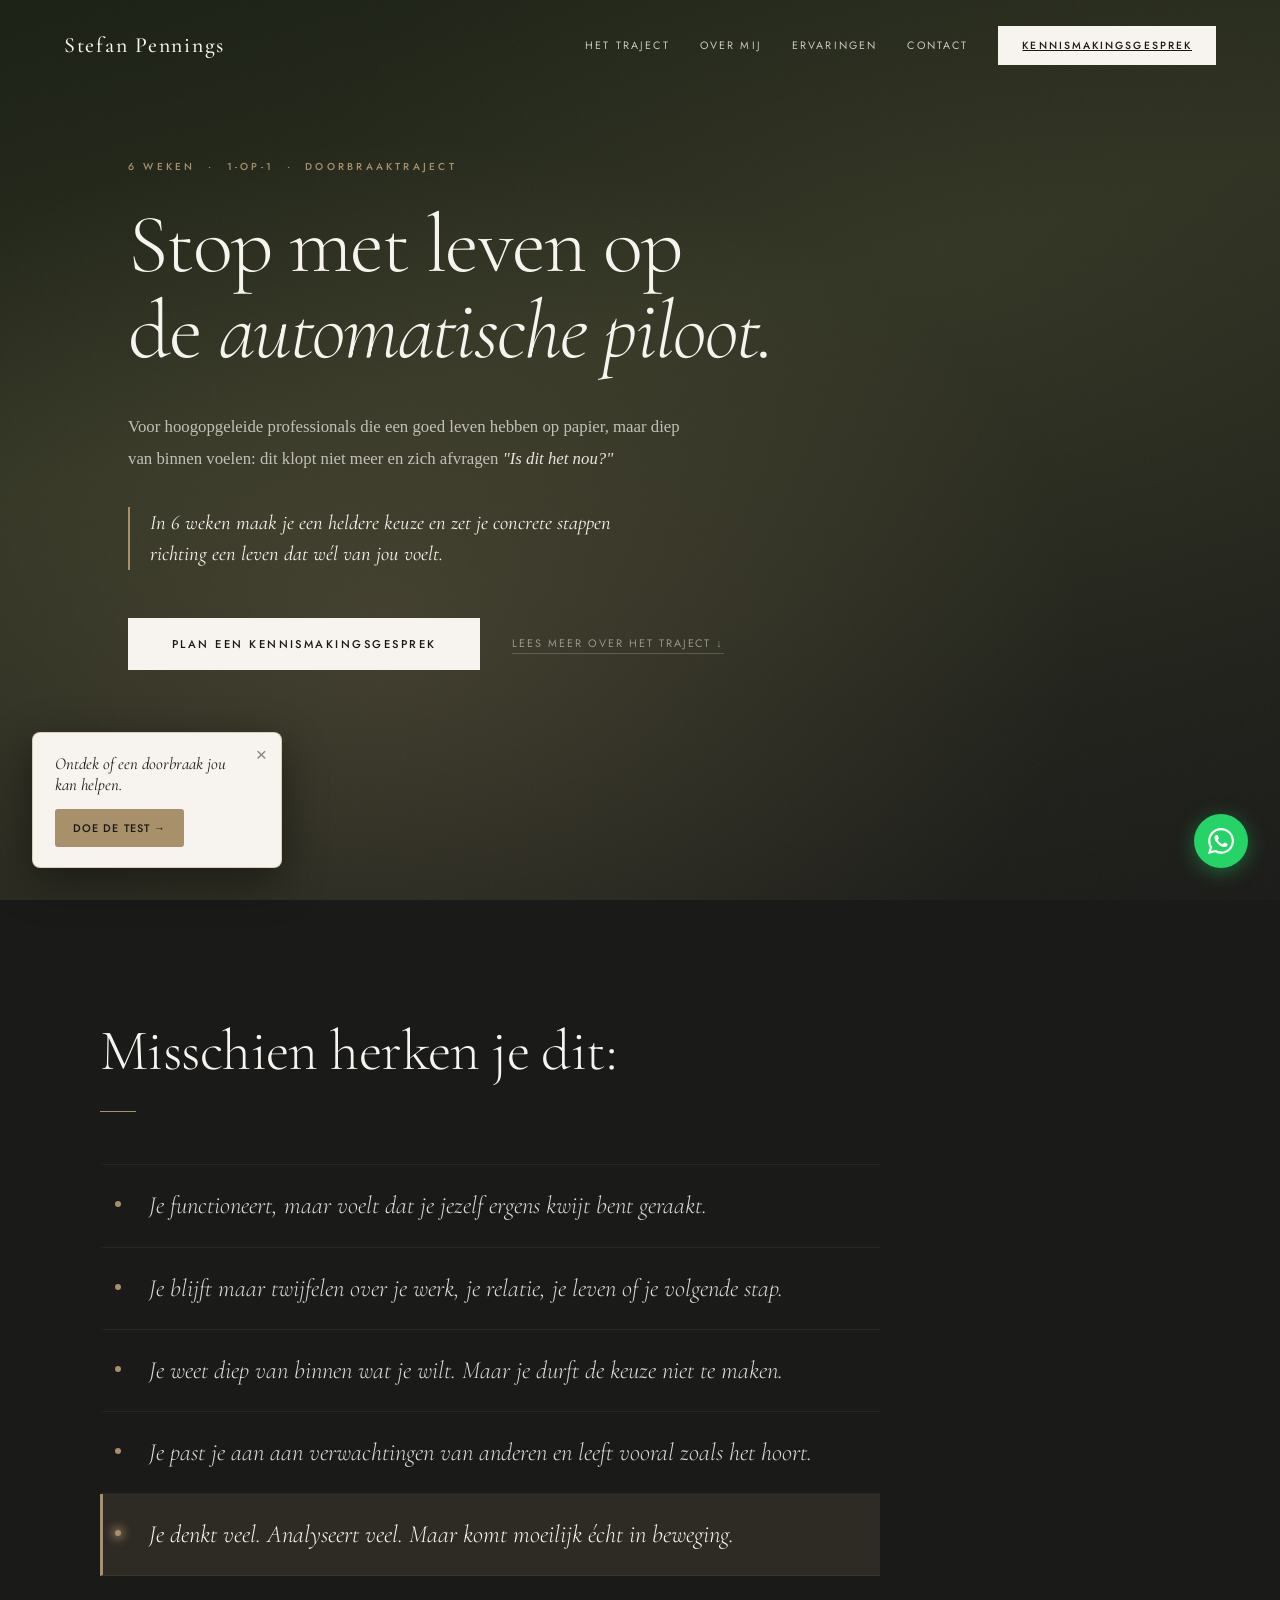
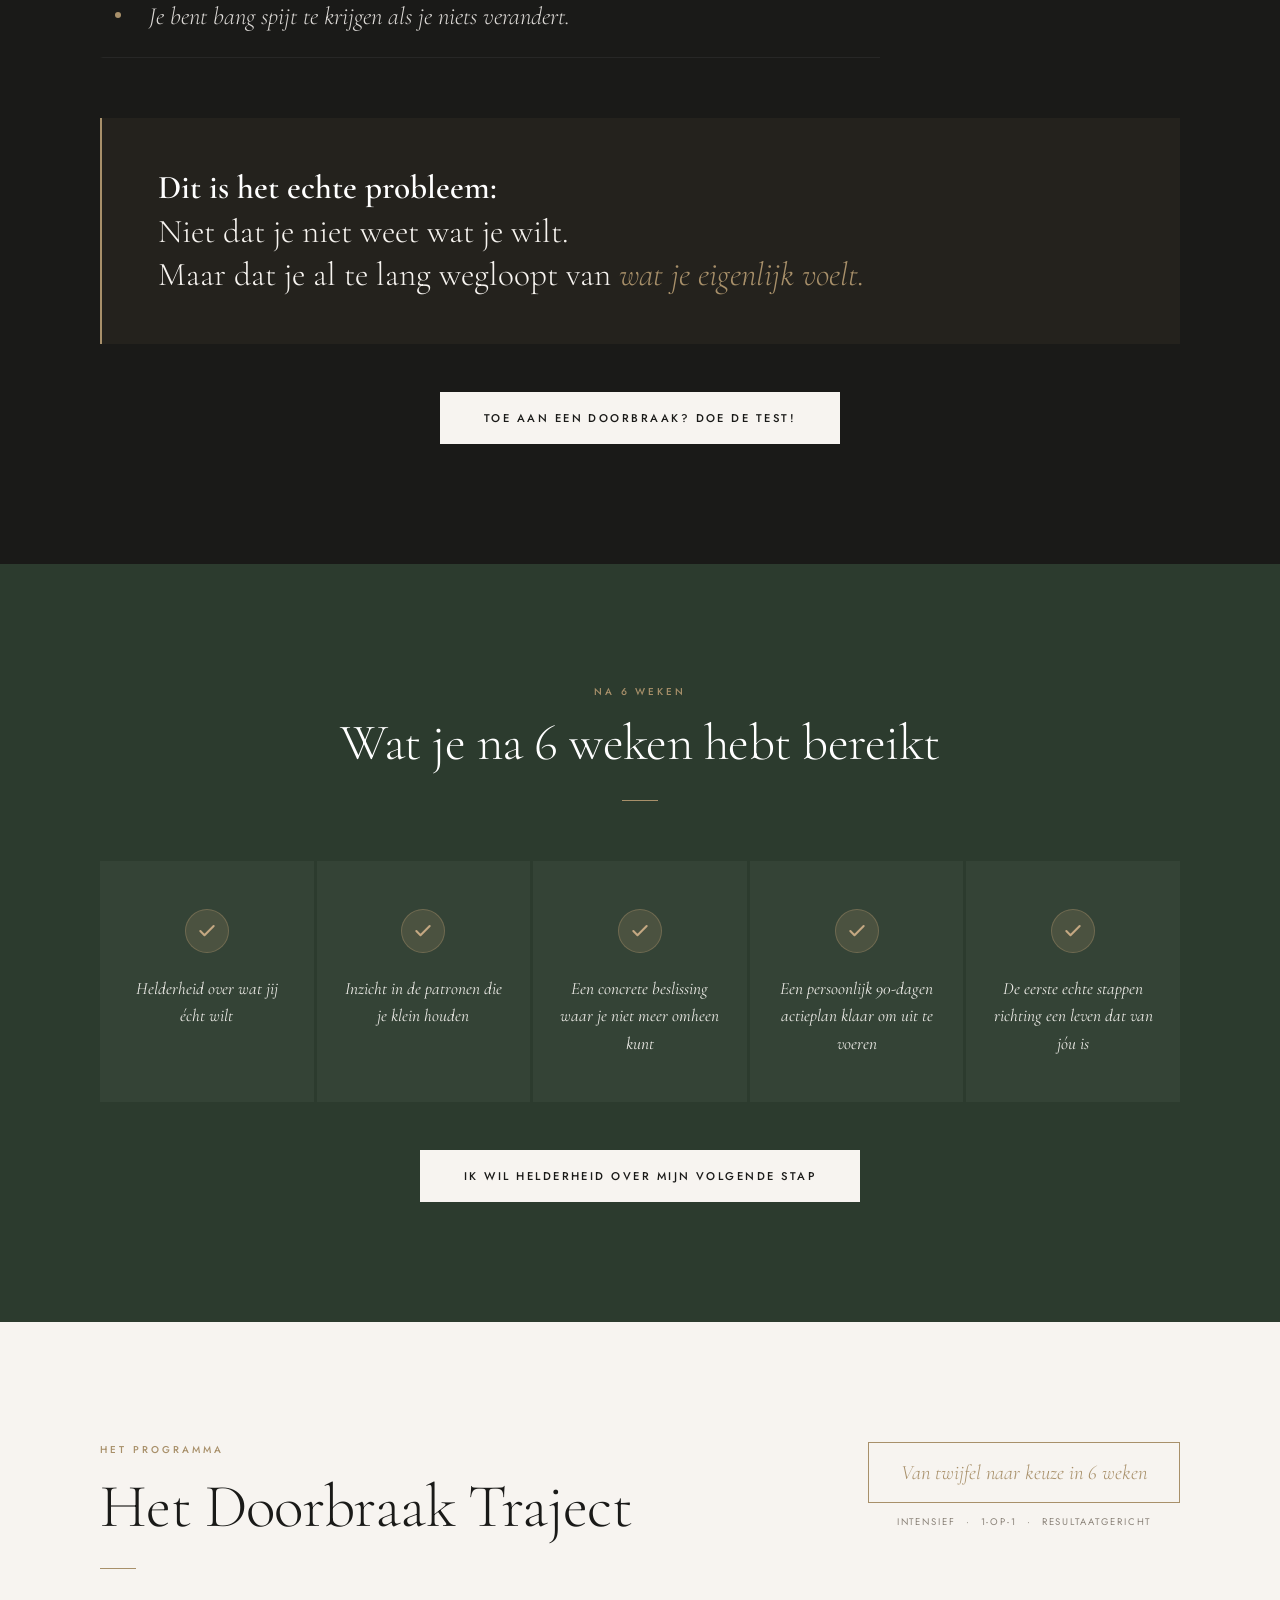
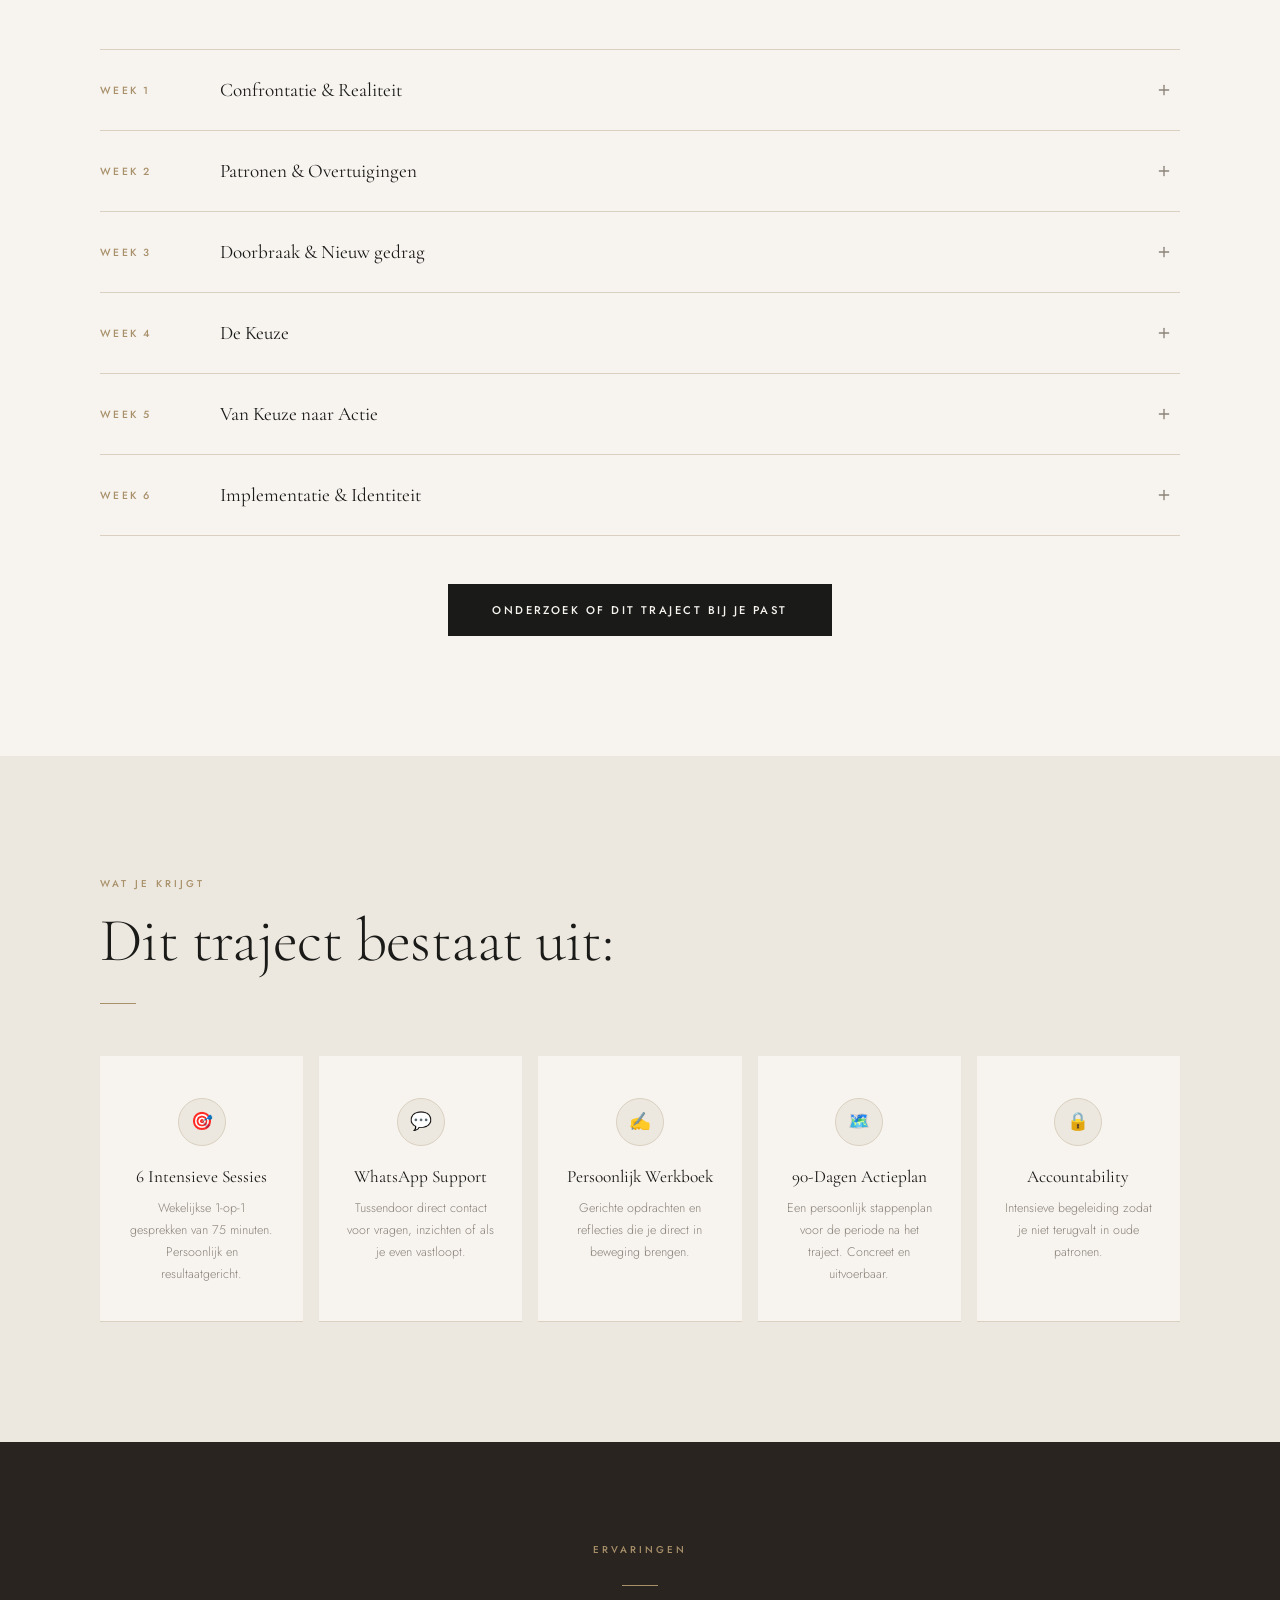
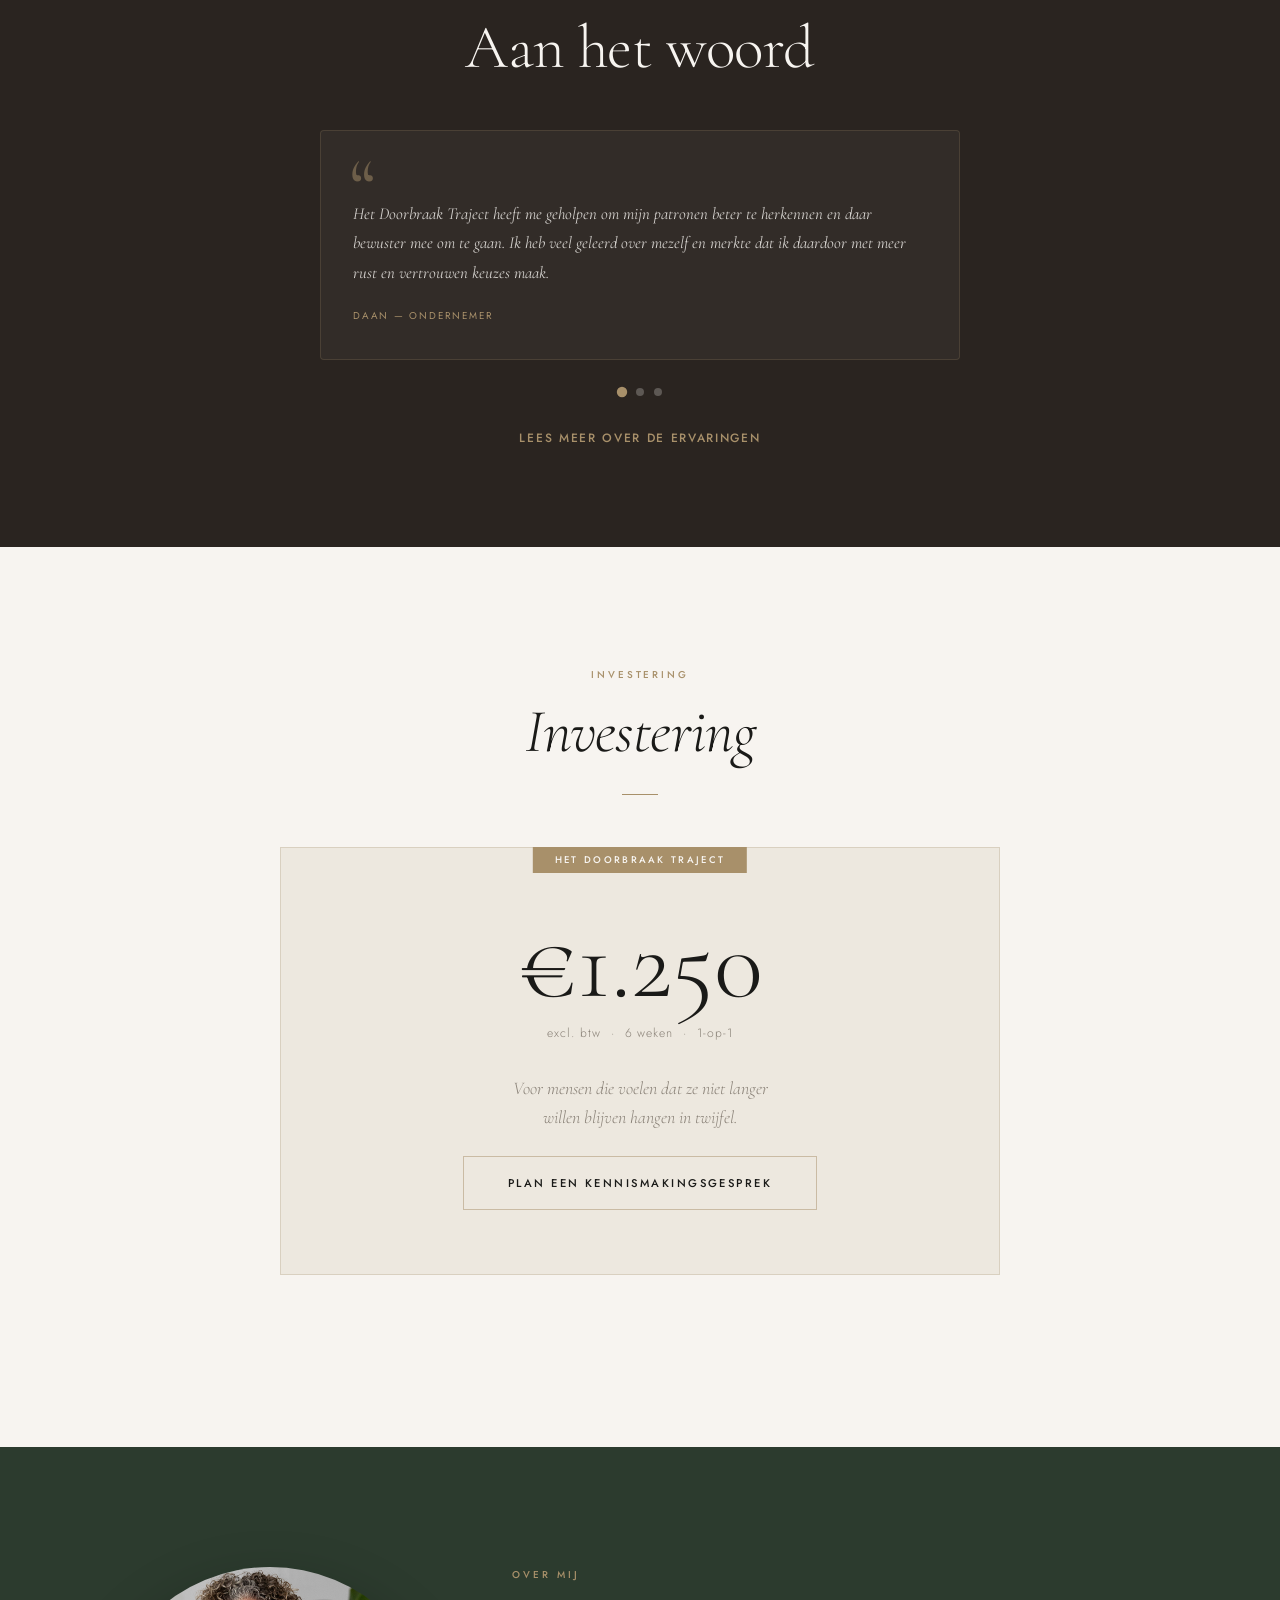
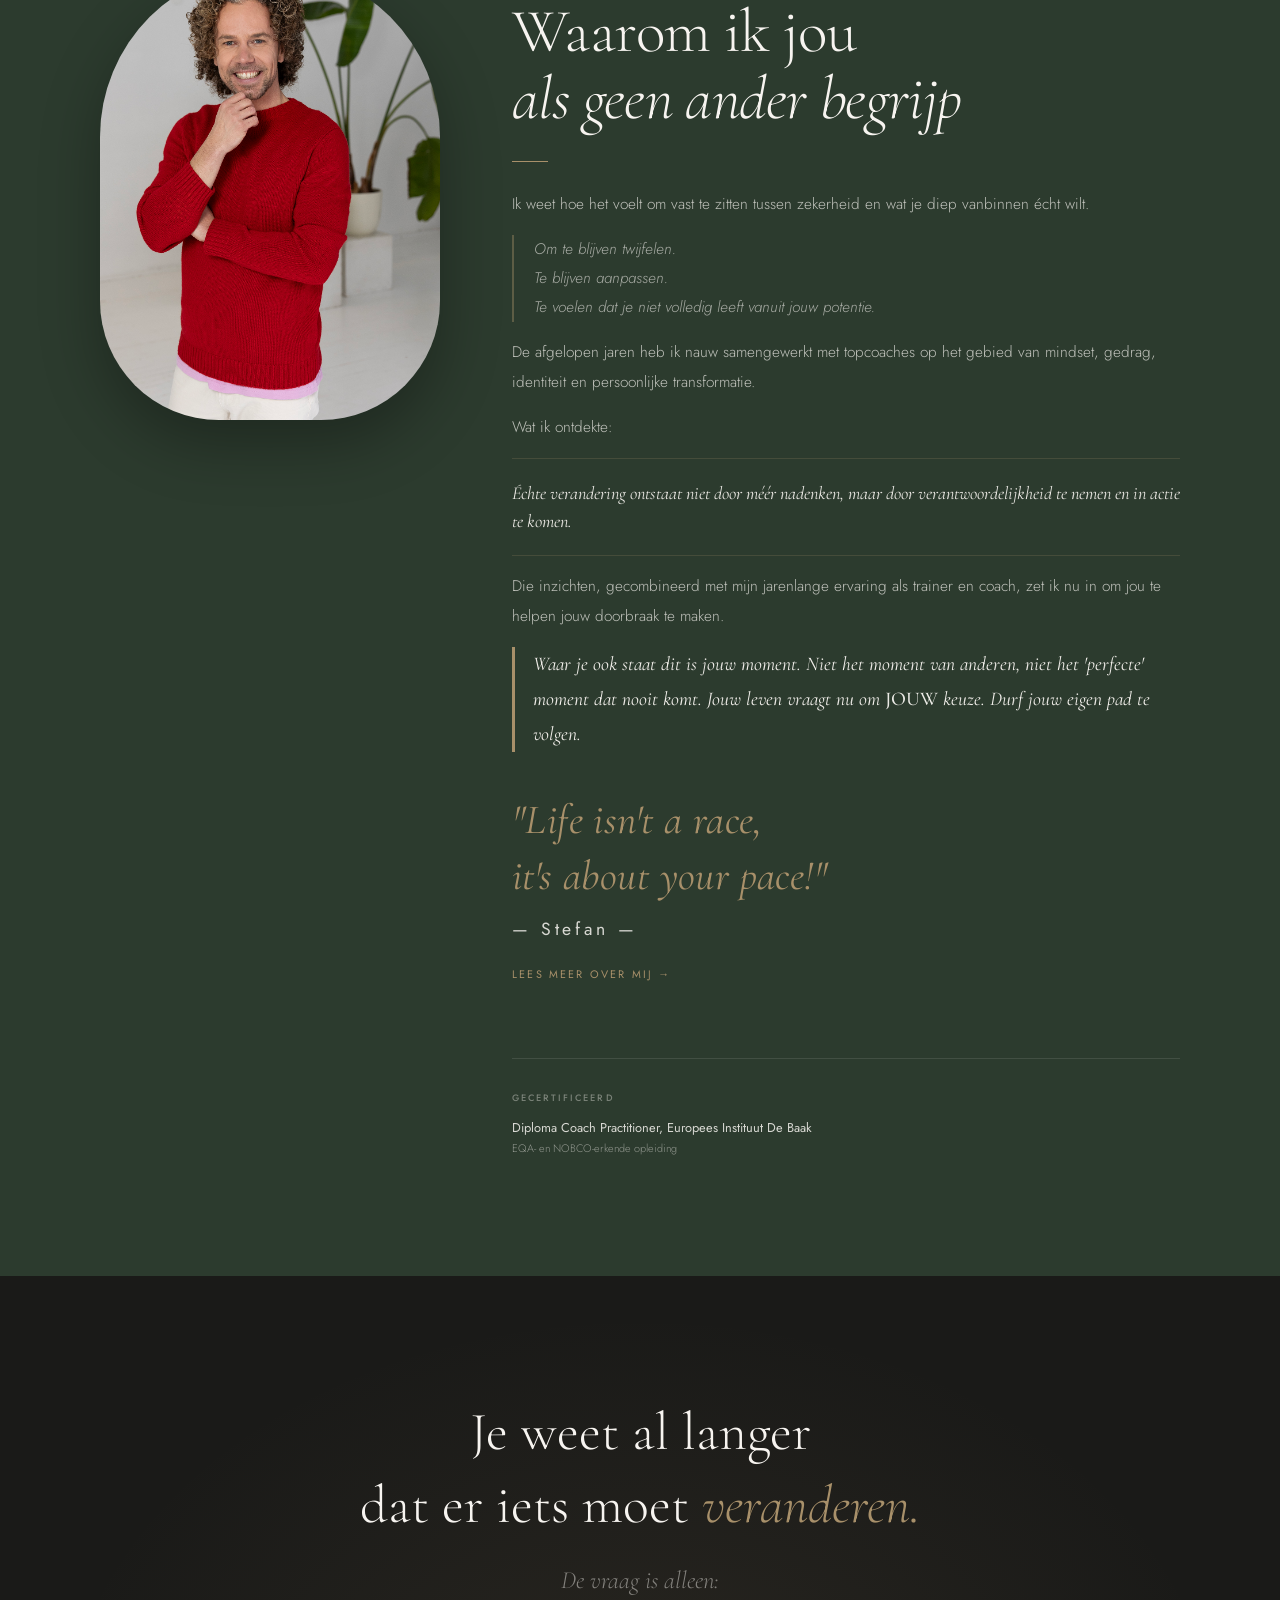
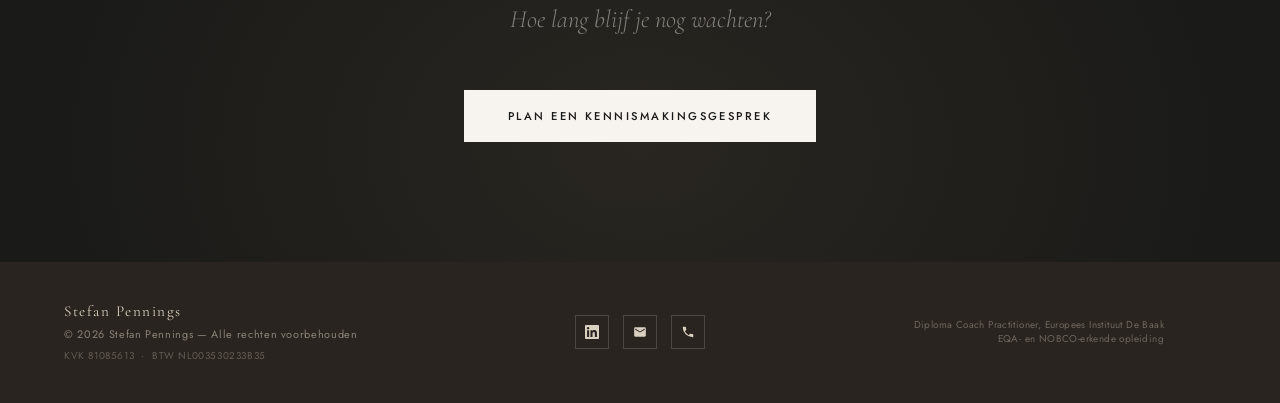
<file: index.html>
<!DOCTYPE html>
<html lang="nl">
<head>
<meta charset="UTF-8">
<meta name="viewport" content="width=device-width, initial-scale=1.0">
<title>Stefan Pennings - Coaching & Training</title>
<meta name="description" content="Stop met leven op de automatische piloot. Het Doorbraak Traject is een 6-weken 1-op-1 coachingstraject voor hoogopgeleide professionals die klaar zijn met twijfelen en toe zijn aan een leven dat echt van hen voelt.">
<meta property="og:title" content="Het Doorbraak Traject — Stefan Pennings">
<meta property="og:description" content="6 weken 1-op-1 coachingstraject voor hoogopgeleide professionals. Maak een heldere keuze en zet concrete stappen richting een leven dat wél van jou voelt.">
<meta property="og:type" content="website">
<meta property="og:locale" content="nl_NL">
<meta name="twitter:card" content="summary_large_image">
<meta name="twitter:title" content="Het Doorbraak Traject — Stefan Pennings">
<meta name="twitter:description" content="6 weken 1-op-1 coachingstraject voor hoogopgeleide professionals. Stop met leven op de automatische piloot.">
<!-- Google tag (gtag.js) -->
<script async src="https://www.googletagmanager.com/gtag/js?id=G-EX337FM3CQ"></script>
<script>
  window.dataLayer = window.dataLayer || [];
  function gtag(){dataLayer.push(arguments);}
  gtag('js', new Date());
  gtag('config', 'G-EX337FM3CQ');
</script>
<link rel="preconnect" href="https://fonts.googleapis.com">
<link rel="preconnect" href="https://fonts.gstatic.com" crossorigin>
<link href="https://fonts.googleapis.com/css2?family=Cormorant+Garamond:ital,wght@0,300;0,400;0,500;0,600;1,300;1,400&family=Jost:wght@300;400;500&display=swap" rel="stylesheet">
  <link rel="stylesheet" href="css/base.css">
  <link rel="stylesheet" href="css/sections.css">
</head>
<body>


<!-- ── FLOATING WHATSAPP ── -->
<a href="https://wa.me/31628702297" class="wa-float" target="_blank" aria-label="WhatsApp Stefan">
  <svg viewBox="0 0 24 24"><path d="M17.472 14.382c-.297-.149-1.758-.867-2.03-.967-.273-.099-.471-.148-.67.15-.197.297-.767.966-.94 1.164-.173.199-.347.223-.644.075-.297-.15-1.255-.463-2.39-1.475-.883-.788-1.48-1.761-1.653-2.059-.173-.297-.018-.458.13-.606.134-.133.298-.347.446-.52.149-.174.198-.298.298-.497.099-.198.05-.371-.025-.52-.075-.149-.669-1.612-.916-2.207-.242-.579-.487-.5-.669-.51-.173-.008-.371-.01-.57-.01-.198 0-.52.074-.792.372-.272.297-1.04 1.016-1.04 2.479 0 1.462 1.065 2.875 1.213 3.074.149.198 2.096 3.2 5.077 4.487.709.306 1.262.489 1.694.625.712.227 1.36.195 1.871.118.571-.085 1.758-.719 2.006-1.413.248-.694.248-1.289.173-1.413-.074-.124-.272-.198-.57-.347m-5.421 7.403h-.004a9.87 9.87 0 01-5.031-1.378l-.361-.214-3.741.982.998-3.648-.235-.374a9.86 9.86 0 01-1.51-5.26c.001-5.45 4.436-9.884 9.888-9.884 2.64 0 5.122 1.03 6.988 2.898a9.825 9.825 0 012.893 6.994c-.003 5.45-4.437 9.884-9.885 9.884m8.413-18.297A11.815 11.815 0 0012.05 0C5.495 0 .16 5.335.157 11.892c0 2.096.547 4.142 1.588 5.945L.057 24l6.305-1.654a11.882 11.882 0 005.683 1.448h.005c6.554 0 11.89-5.335 11.893-11.893a11.821 11.821 0 00-3.48-8.413z"/></svg>
</a>

<!-- ── FLOATING ZELFTEST NUDGE ── -->
<div class="zt-float" id="ztFloat" aria-hidden="true">
  <button class="zt-float-close" onclick="dismissZtFloat()" aria-label="Sluiten">&times;</button>
  <p class="zt-float-text">Ontdek of een doorbraak jou kan helpen.</p>
  <a href="#" class="zt-float-btn" onclick="openZelftestModal();dismissZtFloat();return false;">Doe de test &rarr;</a>
</div>

<!-- -- NAV -- -->
<nav id="nav">
  <button class="hamburger" id="hamburger" aria-label="Menu openen" aria-expanded="false"><span></span><span></span><span></span></button>
  <a href="#" class="nav-logo" onclick="showMain();return false;">Stefan Pennings</a>
  <div class="nav-right">
    <div class="nav-links">
      <button class="nav-link" onclick="showMain(false);setTimeout(()=>{document.getElementById('traject').scrollIntoView({behavior:'smooth'});},80);">Het Traject</button>
      <a class="nav-link" href="/over-mij">Over mij</a>
      <a class="nav-link" href="/ervaringen">Ervaringen</a>
      <button class="nav-link" onclick="showContact();">Contact</button>
    </div>
    <a class="nav-cta" href="#" onclick="openCalModal();return false;">Kennismakingsgesprek</a>
  </div>
</nav>
<div class="hamburger-menu" id="hamburgerMenu" aria-hidden="true">
  <div class="ham-overlay" id="hamOverlay"></div>
  <div class="ham-panel">
    <button class="ham-link" onclick="closeHamMenu();showMain(false);setTimeout(()=>{document.getElementById('traject').scrollIntoView({behavior:'smooth'});},80);">Het Traject</button>
    <a class="ham-link" href="/over-mij">Over mij</a>
    <a class="ham-link" href="/ervaringen">Ervaringen</a>
    <button class="ham-link" onclick="closeHamMenu();showContact();">Contact</button>
    <div class="ham-divider"></div>
    <a class="ham-cta-link" href="#" onclick="openCalModal();return false;">Vrijblijvend kennismaken? Plan hier je gesprek.</a>
  </div>
</div>


<!-- ═══════════ MAIN ═══════════ -->
<div id="main-page">

<!-- HERO -->
<section class="hero">
  <div class="hero-content">
    <span class="hero-eyebrow">6 weken &nbsp;·&nbsp; 1-op-1 &nbsp;·&nbsp; Doorbraaktraject</span>
    <h1>Stop met leven op<br>de <em>automatische piloot.</em></h1>
    <div class="hero-sub">
      <p>Voor hoogopgeleide professionals die een goed leven hebben op papier, maar diep van binnen voelen: dit klopt niet meer en zich afvragen <em>"Is dit het nou?"</em></p>
    </div>
    <p class="hero-promise">In 6 weken maak je een heldere keuze en zet je concrete stappen richting een leven dat wél van jou voelt.</p>
    <div class="hero-cta-group">
      <a class="btn-primary" href="#" onclick="openCalModal();return false;">Plan een kennismakingsgesprek</a>
      <a class="hero-link-soft" href="#traject" onclick="document.getElementById('traject').scrollIntoView({behavior:'smooth'});return false;">Lees meer over het traject ↓</a>
    </div>
  </div>
</section>

<!-- PROBLEM -->
<section class="problem">
  <div class="s-inner">
    <h2 class="s-title fade-in">Misschien herken je dit:</h2>
    <div class="divider"></div>
    <div class="pain-list">
      <div class="pain-row"><span class="pain-dot"></span><p>Je functioneert, maar voelt dat je jezelf ergens kwijt bent geraakt.</p></div>
      <div class="pain-row"><span class="pain-dot"></span><p>Je blijft maar twijfelen over je werk, je relatie, je leven of je volgende stap.</p></div>
      <div class="pain-row"><span class="pain-dot"></span><p>Je weet diep van binnen wat je wilt. Maar je durft de keuze niet te maken.</p></div>
      <div class="pain-row"><span class="pain-dot"></span><p>Je past je aan aan verwachtingen van anderen en leeft vooral zoals het hoort.</p></div>
      <div class="pain-row"><span class="pain-dot"></span><p>Je denkt veel. Analyseert veel. Maar komt moeilijk écht in beweging.</p></div>
      <div class="pain-row"><span class="pain-dot"></span><p>Je bent bang spijt te krijgen als je niets verandert.</p></div>
    </div>
    <div class="problem-punch fade-in">
      <p><strong>Dit is het echte probleem:</strong><br>
      Niet dat je niet weet wat je wilt.<br>
      Maar dat je al te lang wegloopt van <em>wat je eigenlijk voelt.</em></p>
    </div>
    <p class="section-cta fade-in"><a class="btn-primary" href="#" onclick="openZelftestModal();return false;">Toe aan een doorbraak? Doe de test!</a></p>
  </div>
</section>

<!-- RESULTS -->
<section class="results">
  <div class="s-inner">
    <div class="results-header fade-in">
      <span class="s-label">Na 6 weken</span>
      <h2 class="s-title">Wat je na 6 weken hebt bereikt</h2>
      <div class="divider"></div>
    </div>
    <div class="results-grid">
      <div class="result-card">
        <div class="result-check"><svg viewBox="0 0 24 24"><polyline points="20 6 9 17 4 12"/></svg></div>
        <p>Helderheid over wat jij écht wilt</p>
      </div>
      <div class="result-card">
        <div class="result-check"><svg viewBox="0 0 24 24"><polyline points="20 6 9 17 4 12"/></svg></div>
        <p>Inzicht in de patronen die je klein houden</p>
      </div>
      <div class="result-card">
        <div class="result-check"><svg viewBox="0 0 24 24"><polyline points="20 6 9 17 4 12"/></svg></div>
        <p>Een concrete beslissing waar je niet meer omheen kunt</p>
      </div>
      <div class="result-card">
        <div class="result-check"><svg viewBox="0 0 24 24"><polyline points="20 6 9 17 4 12"/></svg></div>
        <p>Een persoonlijk 90-dagen actieplan klaar om uit te voeren</p>
      </div>
      <div class="result-card">
        <div class="result-check"><svg viewBox="0 0 24 24"><polyline points="20 6 9 17 4 12"/></svg></div>
        <p>De eerste echte stappen richting een leven dat van jóu is</p>
      </div>
    </div>
    <div class="section-cta fade-in">
      <a class="btn-primary" href="#" onclick="openCalModal();return false;">Ik wil helderheid over mijn volgende stap</a>
    </div>
  </div>
</section>

<!-- TRAJECTORY -->
<section class="trajectory" id="traject">
  <div class="s-inner">
    <div class="traj-header fade-in">
      <div class="traj-left">
        <span class="s-label">Het programma</span>
        <h2 class="s-title">Het Doorbraak Traject</h2>
        <div class="divider"></div>
      </div>
      <div class="traj-right">
        <span class="traj-pill">Van twijfel naar keuze in 6 weken</span>
        <span class="traj-meta">Intensief &nbsp;·&nbsp; 1-op-1 &nbsp;·&nbsp; Resultaatgericht</span>
      </div>
    </div>
    <div class="weeks">
      <div class="week-item">
        <button class="week-trigger" onclick="toggleWeek(this)">
          <span class="week-label">Week 1</span>
          <span class="week-title-text">Confrontatie &amp; Realiteit</span>
          <span class="week-arrow"><svg viewBox="0 0 24 24"><line x1="12" y1="5" x2="12" y2="19"/><line x1="5" y1="12" x2="19" y2="12"/></svg></span>
        </button>
        <div class="week-body"><p>Eerlijk kijken naar waar je nu staat en wat je wilt bereiken. We leggen de basis voor echte verandering.</p></div>
      </div>
      <div class="week-item">
        <button class="week-trigger" onclick="toggleWeek(this)">
          <span class="week-label">Week 2</span>
          <span class="week-title-text">Patronen &amp; Overtuigingen</span>
          <span class="week-arrow"><svg viewBox="0 0 24 24"><line x1="12" y1="5" x2="12" y2="19"/><line x1="5" y1="12" x2="19" y2="12"/></svg></span>
        </button>
        <div class="week-body"><p>De overtuigingen blootleggen die je vasthouden. Waarom doe je wat je doet en wat kost je dat eigenlijk?</p></div>
      </div>
      <div class="week-item">
        <button class="week-trigger" onclick="toggleWeek(this)">
          <span class="week-label">Week 3</span>
          <span class="week-title-text">Doorbraak &amp; Nieuw gedrag</span>
          <span class="week-arrow"><svg viewBox="0 0 24 24"><line x1="12" y1="5" x2="12" y2="19"/><line x1="5" y1="12" x2="19" y2="12"/></svg></span>
        </button>
        <div class="week-body"><p>Loskomen van oude overtuigingen en nieuw gedrag ontwikkelen. Wie ben jij als je stopt met aanpassen?</p></div>
      </div>
      <div class="week-item">
        <button class="week-trigger" onclick="toggleWeek(this)">
          <span class="week-label">Week 4</span>
          <span class="week-title-text">De Keuze</span>
          <span class="week-arrow"><svg viewBox="0 0 24 24"><line x1="12" y1="5" x2="12" y2="19"/><line x1="5" y1="12" x2="19" y2="12"/></svg></span>
        </button>
        <div class="week-body"><p>De beslissing die je al te lang uitstelt eindelijk maken. De knoop doorhakken. Kiezen voor jezelf, zonder schuldgevoel.</p></div>
      </div>
      <div class="week-item">
        <button class="week-trigger" onclick="toggleWeek(this)">
          <span class="week-label">Week 5</span>
          <span class="week-title-text">Van Keuze naar Actie</span>
          <span class="week-arrow"><svg viewBox="0 0 24 24"><line x1="12" y1="5" x2="12" y2="19"/><line x1="5" y1="12" x2="19" y2="12"/></svg></span>
        </button>
        <div class="week-body"><p>Een concreet 90-dagen plan maken. Van inzicht naar uitvoering. Stap voor stap.</p></div>
      </div>
      <div class="week-item">
        <button class="week-trigger" onclick="toggleWeek(this)">
          <span class="week-label">Week 6</span>
          <span class="week-title-text">Implementatie &amp; Identiteit</span>
          <span class="week-arrow"><svg viewBox="0 0 24 24"><line x1="12" y1="5" x2="12" y2="19"/><line x1="5" y1="12" x2="19" y2="12"/></svg></span>
        </button>
        <div class="week-body"><p>Voorkomen dat je terugvalt in oude patronen. Je nieuwe identiteit verankeren voor de lange termijn.</p></div>
      </div>
    </div>
    <div class="section-cta fade-in">
      <a class="btn-primary" href="#" onclick="openCalModal();return false;">Onderzoek of dit traject bij je past</a>
    </div>
  </div>
</section>

<!-- PRACTICAL -->
<section class="practical">
  <div class="s-inner">
    <div class="fade-in">
      <span class="s-label">Wat je krijgt</span>
      <h2 class="s-title">Dit traject bestaat uit:</h2>
      <div class="divider"></div>
</div>
    <div class="offer-grid">
      <div class="offer-card">
        <div class="offer-icon">🎯</div>
        <div class="offer-title">6 Intensieve Sessies</div>
        <p class="offer-desc">Wekelijkse 1-op-1 gesprekken van 75 minuten. Persoonlijk en resultaatgericht.</p>
      </div>
      <div class="offer-card">
        <div class="offer-icon">💬</div>
        <div class="offer-title">WhatsApp Support</div>
        <p class="offer-desc">Tussendoor direct contact voor vragen, inzichten of als je even vastloopt.</p>
      </div>
      <div class="offer-card">
        <div class="offer-icon">✍️</div>
        <div class="offer-title">Persoonlijk Werkboek</div>
        <p class="offer-desc">Gerichte opdrachten en reflecties die je direct in beweging brengen.</p>
      </div>
      <div class="offer-card">
        <div class="offer-icon">🗺️</div>
        <div class="offer-title">90-Dagen Actieplan</div>
        <p class="offer-desc">Een persoonlijk stappenplan voor de periode na het traject. Concreet en uitvoerbaar.</p>
      </div>
      <div class="offer-card">
        <div class="offer-icon">🔒</div>
        <div class="offer-title">Accountability</div>
        <p class="offer-desc">Intensieve begeleiding zodat je niet terugvalt in oude patronen.</p>
      </div>
    </div>
  </div>
</section>

<section class="testimonials fade-in">
  <div class="s-inner" style="text-align:center;">
    <p class="s-label">Ervaringen</p>
    <div class="divider" style="margin:28px auto;"></div>
    <h2 class="s-title" style="color:var(--off-white);">Aan het woord</h2>
  </div>
  <div class="testi-carousel fade-in" id="testiCarousel">
    <div class="testi-track">
      <div class="testi-card testi-slide is-active">
        <p class="testi-text">Het Doorbraak Traject heeft me geholpen om mijn patronen beter te herkennen en daar bewuster mee om te gaan. Ik heb veel geleerd over mezelf en merkte dat ik daardoor met meer rust en vertrouwen keuzes maak.</p>
        <span class="testi-name">Daan — Ondernemer</span>
      </div>
      <div class="testi-card testi-slide">
        <p class="testi-text">Tijdens de coachingsessies met Stefan heb ik nieuwe inzichten opgedaan waarmee ikzelf echt aan de slag kan. Stefan gaat daadkrachtig te werk (...) Hij is geduldig en heeft een directe manier van communiceren, erg fijn.</p>
        <span class="testi-name">Alexa — Accountmanager</span>
      </div>
      <div class="testi-card testi-slide">
        <p class="testi-text">De werkwijze van Stefan is lekker zonder poespas, en daar hou ik van. Dankzij zijn praktische werkboek en de fijne gesprekken is dit traject veel mooier uitgepakt dan ik vooraf had verwacht. In zes weken tijd heb ik stappen gezet waar ik al jaren over nadacht.</p>
        <span class="testi-name">Rowan — Young professional</span>
      </div>
    </div>
    <div class="testi-dots">
      <button class="testi-dot is-active" data-testi-index="0" aria-label="Ervaring 1 van 3"></button>
      <button class="testi-dot" data-testi-index="1" aria-label="Ervaring 2 van 3"></button>
      <button class="testi-dot" data-testi-index="2" aria-label="Ervaring 3 van 3"></button>
    </div>
  </div>
  <p style="text-align:center;margin-top:32px;">
    <a href="/ervaringen" style="color:var(--gold);font-family:var(--sans);font-size:0.75rem;font-weight:500;letter-spacing:0.14em;text-transform:uppercase;text-decoration:none;">Lees meer over de ervaringen</a>
  </p>
</section>
<!-- INVESTMENT -->
<section class="investment" id="kennismaking">
  <div class="investment-inner">
    <span class="s-label">Investering</span>
    <h2 class="s-title fade-in"><em>Investering</em></h2>
    <div class="divider" style="margin:28px auto;"></div>
    <div class="price-block fade-in">
      <span class="price-tag">Het Doorbraak Traject</span>
      <div class="price-amount">€1.250</div>
      <p class="price-note">excl. btw &nbsp;·&nbsp; 6 weken &nbsp;·&nbsp; 1-op-1</p>
      <p class="price-sub">Voor mensen die voelen dat ze niet langer<br>willen blijven hangen in twijfel.</p>
<a class="btn-outline" href="#" onclick="openCalModal();return false;">Plan een kennismakingsgesprek</a>
    </div>
  </div>
</section>

<!-- ABOUT -->
<section class="about" id="over-mij">
  <div class="s-inner">
    <div class="about-layout-grid">
      <div class="about-image-col">
        <div class="about-img-frame">
          <img src="images/stefan.jpg" alt="Stefan Pennings" width="1181" height="1772">
        </div>
      </div>
      <div class="about-text-col">
        <span class="s-label">Over mij</span>
        <h2 class="s-title fade-in">Waarom ik jou<br><em>als geen ander begrijp</em></h2>
        <div class="divider"></div>
        <p class="about-text">Ik weet hoe het voelt om vast te zitten tussen zekerheid en wat je diep vanbinnen écht wilt.</p>
        <p class="about-list-text">Om te blijven twijfelen.<br>Te blijven aanpassen.<br>Te voelen dat je niet volledig leeft vanuit jouw potentie.</p>
        <p class="about-text">De afgelopen jaren heb ik nauw samengewerkt met topcoaches op het gebied van mindset, gedrag, identiteit en persoonlijke transformatie.</p>
        <p class="about-text">Wat ik ontdekte:</p>
        <p class="about-bold">Échte verandering ontstaat niet door méér nadenken, maar door verantwoordelijkheid te nemen en in actie te komen.</p>
        <p class="about-text">Die inzichten, gecombineerd met mijn jarenlange ervaring als trainer en coach, zet ik nu in om jou te helpen jouw doorbraak te maken.</p>
        <p class="about-cta-line">Waar je ook staat dit is jouw moment. Niet het moment van anderen, niet het 'perfecte' moment dat nooit komt. Jouw leven vraagt nu om <strong style="font-style:normal;color:rgba(247,244,240,0.95);font-weight:500;">JOUW</strong> keuze. Durf jouw eigen pad te volgen.</p>
        <p class="about-quote"><em>"Life isn't a race,<br>it's about your pace!"</em></p>
        <p class="about-sig">— Stefan —</p>
        <a class="about-read-more" href="/over-mij">Lees meer over mij →</a>
        <div class="cert-logos">
          <span class="cert-label">Gecertificeerd</span>
          <p class="cert-text">Diploma Coach Practitioner, Europees Instituut De Baak<span class="cert-text-sub">EQA- en NOBCO-erkende opleiding</span></p>
        </div>
      </div>
    </div><!-- /.about-layout-grid -->
  </div>
</section>

<!-- FINAL CTA -->
<section class="final-cta">
  <div class="final-inner fade-in">
    <p class="final-title">Je weet al langer<br>dat er iets moet <em>veranderen.</em></p>
    <p class="final-sub">De vraag is alleen:<br>Hoe lang blijf je nog wachten?</p>
    <a class="btn-primary" href="#" onclick="openCalModal();return false;">Plan een kennismakingsgesprek</a>
  </div>
</section>

</div><!-- /#main-page -->

<!-- ═══════════ CONTACT ═══════════ -->
<div id="contact-page">
  <div class="wa-top-bar">
    <p>Direct contact? Stuur een WhatsApp bericht.</p>
    <a href="https://wa.me/31628702297" class="wa-btn" target="_blank">
      <svg viewBox="0 0 24 24"><path d="M17.472 14.382c-.297-.149-1.758-.867-2.03-.967-.273-.099-.471-.148-.67.15-.197.297-.767.966-.94 1.164-.173.199-.347.223-.644.075-.297-.15-1.255-.463-2.39-1.475-.883-.788-1.48-1.761-1.653-2.059-.173-.297-.018-.458.13-.606.134-.133.298-.347.446-.52.149-.174.198-.298.298-.497.099-.198.05-.371-.025-.52-.075-.149-.669-1.612-.916-2.207-.242-.579-.487-.5-.669-.51-.173-.008-.371-.01-.57-.01-.198 0-.52.074-.792.372-.272.297-1.04 1.016-1.04 2.479 0 1.462 1.065 2.875 1.213 3.074.149.198 2.096 3.2 5.077 4.487.709.306 1.262.489 1.694.625.712.227 1.36.195 1.871.118.571-.085 1.758-.719 2.006-1.413.248-.694.248-1.289.173-1.413-.074-.124-.272-.198-.57-.347m-5.421 7.403h-.004a9.87 9.87 0 01-5.031-1.378l-.361-.214-3.741.982.998-3.648-.235-.374a9.86 9.86 0 01-1.51-5.26c.001-5.45 4.436-9.884 9.888-9.884 2.64 0 5.122 1.03 6.988 2.898a9.825 9.825 0 012.893 6.994c-.003 5.45-4.437 9.884-9.885 9.884m8.413-18.297A11.815 11.815 0 0012.05 0C5.495 0 .16 5.335.157 11.892c0 2.096.547 4.142 1.588 5.945L.057 24l6.305-1.654a11.882 11.882 0 005.683 1.448h.005c6.554 0 11.89-5.335 11.893-11.893a11.821 11.821 0 00-3.48-8.413z"/></svg>
      WhatsApp Stefan
    </a>
  </div>
  <div class="contact-hero">
    <span class="s-label" style="text-align:center;display:block;">Contact</span>
    <h2 class="s-title">Laten we <span style="color: white;">kennismaken</span></h2>
    <div class="divider"></div>
    <p>Stel gerust je vraag of plan een vrijblijvend gesprek.<br>Ik reageer zo snel mogelijk.</p>
  </div>
  <div style="background:var(--off-white);">
    <div class="contact-form-wrap">
      <div id="form-success" class="form-success"><span class="success-heading">Dankjewel voor je bericht.</span>Ik neem zo snel mogelijk contact met je op!<br>Groet,<br>Stefan</div>
      <form id="contact-form" onsubmit="handleSubmit(event)">
        <div class="form-group">
          <label class="form-label" for="naam">Naam</label>
          <input class="form-input" type="text" id="naam" name="naam" required placeholder="Jouw naam">
        </div>
        <div class="form-group">
          <label class="form-label" for="telefoon">Telefoonnummer</label>
          <input class="form-input" type="tel" id="telefoon" name="telefoon" placeholder="Jouw telefoonnummer">
        </div>
        <div class="form-group">
          <label class="form-label" for="boodschap">Boodschap</label>
          <textarea class="form-textarea" id="boodschap" name="boodschap" required placeholder="Wat speelt er voor jou?"></textarea>
        </div>
        <button type="submit" class="form-submit">Verstuur bericht</button>
      </form>
    </div>
  </div>
</div>

<!-- FOOTER -->
<footer>
  <div class="footer-left">
    <span class="footer-logo">Stefan Pennings</span>
    <span class="footer-copy">© 2026 Stefan Pennings — Alle rechten voorbehouden</span>
    <span class="footer-legal">KVK 81085613 &nbsp;·&nbsp; BTW NL003530233B35</span>
  </div>
  <div class="footer-social">
    <a href="https://www.linkedin.com/in/stefanpennings/" target="_blank" aria-label="LinkedIn">
      <svg viewBox="0 0 24 24"><path d="M20.447 20.452h-3.554v-5.569c0-1.328-.027-3.037-1.852-3.037-1.853 0-2.136 1.445-2.136 2.939v5.667H9.351V9h3.414v1.561h.046c.477-.9 1.637-1.85 3.37-1.85 3.601 0 4.267 2.37 4.267 5.455v6.286zM5.337 7.433a2.062 2.062 0 01-2.063-2.065 2.064 2.064 0 112.063 2.065zm1.782 13.019H3.555V9h3.564v11.452zM22.225 0H1.771C.792 0 0 .774 0 1.729v20.542C0 23.227.792 24 1.771 24h20.451C23.2 24 24 23.227 24 22.271V1.729C24 .774 23.2 0 22.222 0h.003z"/></svg>
    </a>
    <a href="mailto:sja.pennings@gmail.com" aria-label="E-mail">
      <svg viewBox="0 0 24 24"><path d="M20 4H4c-1.1 0-2 .9-2 2v12c0 1.1.9 2 2 2h16c1.1 0 2-.9 2-2V6c0-1.1-.9-2-2-2zm0 4l-8 5-8-5V6l8 5 8-5v2z"/></svg>
    </a>
    <a href="tel:+31628702297" aria-label="Bel Stefan">
      <svg viewBox="0 0 24 24"><path d="M6.62 10.79a15.05 15.05 0 006.59 6.59l2.2-2.2a1 1 0 011.01-.24 11.47 11.47 0 003.58.57 1 1 0 011 1V20a1 1 0 01-1 1A17 17 0 013 4a1 1 0 011-1h3.5a1 1 0 011 1c0 1.25.2 2.45.57 3.58a1 1 0 01-.25 1.01l-2.2 2.2z"/></svg>
    </a>
  </div>
  <div class="footer-right">
    <div class="footer-certs">
      <span class="footer-cert-text">Diploma Coach Practitioner, Europees Instituut De Baak<br>EQA- en NOBCO-erkende opleiding</span>
    </div>
  </div>
</footer>

  <script src="js/main.js"></script>

<!-- ── CALENDLY MODAL ── -->
<div id="cal-modal" class="cal-modal" aria-hidden="true" role="dialog" aria-label="Plan een afspraak">
  <div class="cal-modal-overlay" onclick="closeCalModal()"></div>
  <div class="cal-modal-box">
    <button class="cal-modal-close" onclick="closeCalModal()" aria-label="Sluiten">&times;</button>
    <iframe id="cal-iframe" src="" data-src="https://calendly.com/sja-pennings/30min?hide_gdpr_banner=1&primary_color=A8906A&text_color=2A2420&background_color=F7F4F0" frameborder="0" title="Plan een afspraak"></iframe>
  </div>
</div>

<!-- ── ZELFTEST MODAL ── -->
<div id="zt-modal" class="zt-modal" aria-hidden="true" role="dialog" aria-label="Zelftest: ben jij toe aan een doorbraak?">
  <div class="zt-modal-overlay" onclick="closeZelftestModal()"></div>
  <div class="zt-modal-box">
    <button class="zt-modal-close" onclick="closeZelftestModal()" aria-label="Sluiten">&times;</button>
    <iframe id="zt-iframe" src="" data-src="/zelftest" frameborder="0" title="Zelftest: ben jij toe aan een doorbraak?"></iframe>
  </div>
</div>
</body>
</html>
</file>
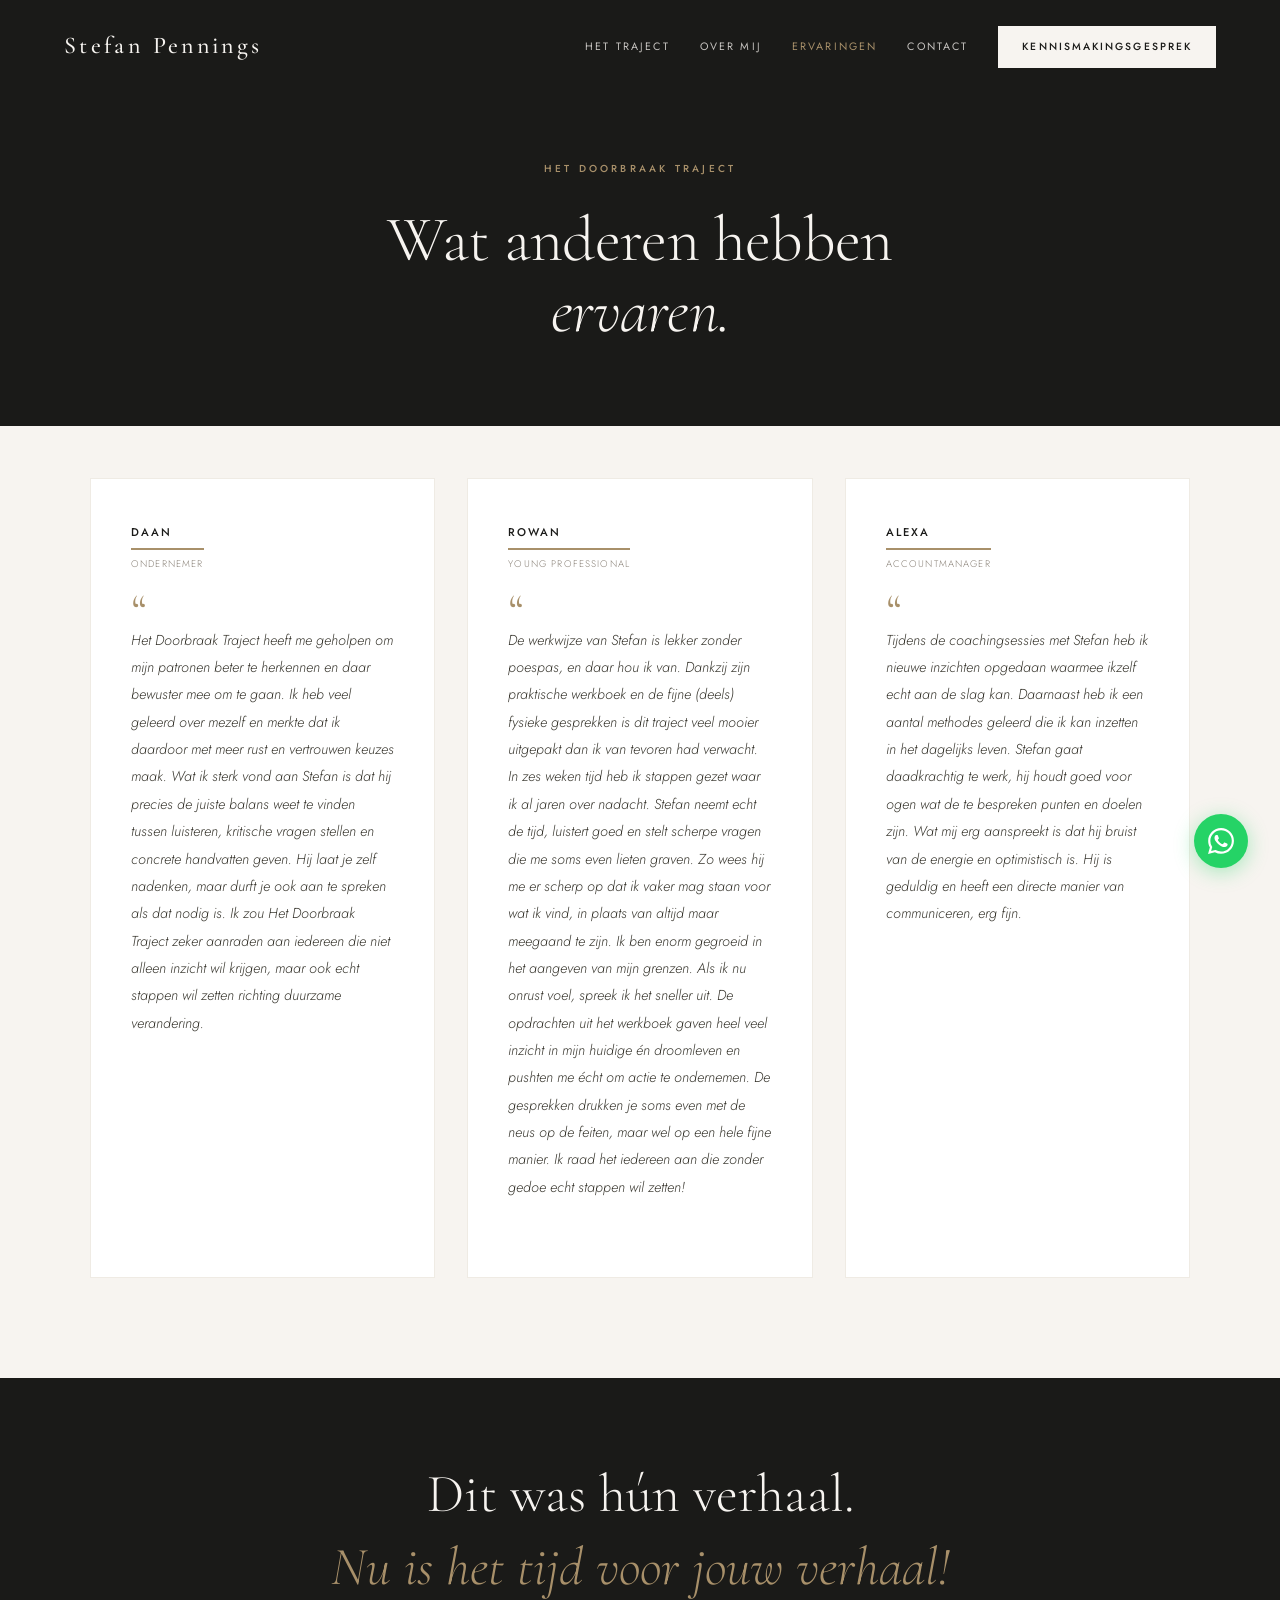
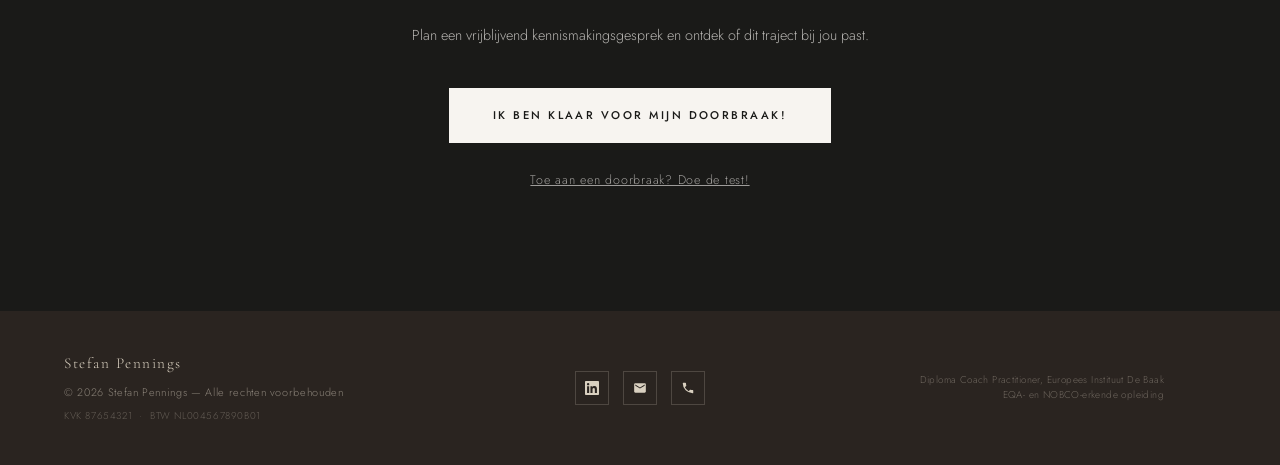
<file: ervaringen.html>
<!DOCTYPE html>
<html lang="nl">
<head>
<meta charset="UTF-8">
<meta name="viewport" content="width=device-width, initial-scale=1.0">
<title>Ervaringen — Het Doorbraak Traject</title>
<meta name="description" content="Lees wat anderen zeggen over Het Doorbraak Traject van Stefan Pennings. Eerlijke ervaringen van hoogopgeleide professionals die de stap hebben gezet.">
<meta property="og:title" content="Ervaringen — Het Doorbraak Traject">
<meta property="og:description" content="Lees wat anderen zeggen over Het Doorbraak Traject van Stefan Pennings. Eerlijke ervaringen van hoogopgeleide professionals.">
<meta property="og:type" content="website">
<meta property="og:locale" content="nl_NL">
<meta name="twitter:card" content="summary_large_image">
<meta name="twitter:title" content="Ervaringen — Het Doorbraak Traject">
<meta name="twitter:description" content="Eerlijke ervaringen van hoogopgeleide professionals die Het Doorbraak Traject doorliepen.">
<!-- Google tag (gtag.js) -->
<script async src="https://www.googletagmanager.com/gtag/js?id=G-EX337FM3CQ"></script>
<script>
  window.dataLayer = window.dataLayer || [];
  function gtag(){dataLayer.push(arguments);}
  gtag('js', new Date());
  gtag('config', 'G-EX337FM3CQ');
</script>
<link rel="preconnect" href="https://fonts.googleapis.com">
<link rel="preconnect" href="https://fonts.gstatic.com" crossorigin>
<link href="https://fonts.googleapis.com/css2?family=Cormorant+Garamond:ital,wght@0,300;0,400;0,500;0,600;1,300;1,400&family=Jost:wght@300;400;500&display=swap" rel="stylesheet">
<style>
*,*::before,*::after{box-sizing:border-box;margin:0;padding:0;}
:root{
  --off-white:#F7F4F0;
  --cream:#EDE8DF;
  --warm-beige:#D9D0C0;
  --warm-grey:#8A8278;
  --dark-brown:#2A2420;
  --forest:#2C3B2E;
  --charcoal:#1A1A18;
  --gold:#A8906A;
  --gold-light:#C4A882;
  --serif:'Cormorant Garamond',Georgia,serif;
  --sans:'Jost',sans-serif;
  --bg-hero:#1A1A18;
  --bg-problem:#1A1A18;
}

html{scroll-behavior:smooth;}
body{background:var(--off-white);color:var(--charcoal);font-family:var(--sans);font-weight:300;line-height:1.7;overflow-x:hidden;}

/* ── NAV ── */
nav{
  position:fixed;top:0;left:0;right:0;z-index:200;
  padding:26px 64px;
  display:flex;justify-content:space-between;align-items:center;
  transition:background 0.5s,padding 0.4s,box-shadow 0.4s;
}
nav.scrolled{
  background:rgba(247,244,240,0.96);
  backdrop-filter:blur(16px);
  padding:16px 64px;
  box-shadow:0 1px 0 rgba(168,144,106,0.12);
}
.nav-logo{
  font-family:var(--serif);font-size:1.5rem;font-weight:500;
  letter-spacing:0.14em;color:var(--off-white);text-decoration:none;
  transition:color 0.4s;white-space:nowrap;
}
nav.scrolled .nav-logo{color:var(--charcoal);}
.nav-links{display:flex;align-items:center;gap:30px;}
.nav-link{
  font-family:var(--sans);font-size:0.67rem;font-weight:400;
  letter-spacing:0.2em;text-transform:uppercase;
  color:rgba(247,244,240,0.78);background:none;border:none;padding:0;
  transition:color 0.3s;cursor:pointer;text-decoration:none;
}
.nav-link:hover{color:var(--off-white);}
.nav-link.active{color:var(--gold);}
nav.scrolled .nav-link{color:var(--warm-grey);}
nav.scrolled .nav-link:hover{color:var(--charcoal);}
nav.scrolled .nav-link.active{color:var(--gold);}
.nav-cta{
  font-family:var(--sans);font-size:0.65rem;font-weight:500;
  letter-spacing:0.2em;text-transform:uppercase;
  color:var(--charcoal);background:var(--off-white);
  padding:12px 24px;cursor:pointer;border:none;
  transition:background 0.3s,color 0.3s,transform 0.2s;white-space:nowrap;
  text-decoration:none;display:inline-block;
}
.nav-cta:hover{background:var(--gold);color:var(--off-white);transform:translateY(-1px);}
nav.scrolled .nav-cta{background:var(--charcoal);color:var(--off-white);}
nav.scrolled .nav-cta:hover{background:var(--gold);}

/* ── HAMBURGER ── */
.hamburger{display:none;flex-direction:column;justify-content:center;gap:5px;background:none;border:none;cursor:pointer;padding:6px;flex-shrink:0;}
.hamburger span{display:block;width:22px;height:2px;background:var(--off-white);border-radius:1px;transition:transform 0.3s,opacity 0.3s,background 0.4s;}
nav.scrolled .hamburger span{background:var(--charcoal);}
.hamburger.open span:nth-child(1){transform:translateY(7px) rotate(45deg);}
.hamburger.open span:nth-child(2){opacity:0;}
.hamburger.open span:nth-child(3){transform:translateY(-7px) rotate(-45deg);}
.nav-right{display:flex;align-items:center;gap:30px;}

/* ── MOBILE MENU ── */
.mobile-menu{position:fixed;top:0;left:0;right:0;bottom:0;background:rgba(26,26,24,0.98);z-index:190;display:flex;flex-direction:column;justify-content:center;padding:0 40px;transform:translateY(-100%);transition:transform 0.38s cubic-bezier(0.4,0,0.2,1);pointer-events:none;}
.mobile-menu.open{transform:translateY(0);pointer-events:all;}
.mobile-menu-link{font-family:var(--sans);font-size:1.1rem;font-weight:300;letter-spacing:0.18em;text-transform:uppercase;color:rgba(247,244,240,0.78);background:none;border:none;border-bottom:1px solid rgba(168,144,106,0.15);padding:24px 0;cursor:pointer;text-align:left;text-decoration:none;display:block;transition:color 0.25s,padding-left 0.25s;}
.mobile-menu-link:hover{color:var(--gold);padding-left:8px;}
.mobile-menu-link.active{color:var(--gold);}

/* ── PAGE HERO ── */
.page-hero{
  background:var(--bg-hero);
  padding:160px 64px 56px;
  text-align:center;
}
.page-hero .s-label{
  font-family:var(--sans);font-size:0.63rem;font-weight:500;
  letter-spacing:0.32em;text-transform:uppercase;
  color:var(--gold);margin-bottom:28px;display:block;
}
.page-hero h1{
  font-family:var(--serif);font-size:clamp(2.8rem,5vw,4.2rem);
  font-weight:300;line-height:1.1;color:var(--off-white);
  margin-bottom:24px;letter-spacing:-0.01em;
}
.page-hero h1 em{font-style:italic;}
.page-hero p{
  font-family:var(--sans);font-size:1rem;font-weight:300;
  color:rgba(247,244,240,0.7);max-width:540px;margin:0 auto;line-height:1.8;
}

/* ── TESTIMONIALS ── */
.testimonials-page{background:var(--off-white);padding:52px 64px 100px;}
.testi-grid-full{
  display:grid;
  grid-template-columns:repeat(auto-fit,minmax(320px,1fr));
  gap:32px;
  max-width:1100px;
  margin-left:auto;
  margin-right:auto;
}
.testi-card{background:#fff;border:1px solid rgba(168,144,106,0.18);padding:44px 40px;transition:box-shadow 0.3s,border-color 0.3s;}
.testi-card:hover{box-shadow:0 8px 40px rgba(168,144,106,0.12);border-color:rgba(168,144,106,0.4);}
.testi-quote{font-family:var(--serif);font-size:3rem;color:var(--gold);line-height:0.8;display:block;margin-bottom:-4px;}
.testi-tag{font-family:var(--sans);font-size:0.6rem;font-weight:500;letter-spacing:0.22em;text-transform:uppercase;color:var(--gold);margin-bottom:14px;display:block;}
.testi-text{font-family:var(--sans);font-size:0.9rem;font-weight:300;line-height:1.9;color:#3A3830;margin-bottom:32px;font-style:italic;}
.testi-author{display:flex;align-items:center;gap:16px;}
.testi-avatar{width:50px;height:50px;border-radius:50%;overflow:hidden;flex-shrink:0;border:2px solid rgba(168,144,106,0.3);}
.testi-avatar img{width:100%;height:100%;object-fit:cover;display:block;}
.testi-author-info{display:flex;flex-direction:column;gap:6px;}
.testi-name{font-family:var(--sans);font-size:0.7rem;font-weight:500;letter-spacing:0.18em;text-transform:uppercase;color:var(--charcoal);display:inline-block;padding-bottom:6px;border-bottom:2px solid var(--gold);}
.testi-title{font-family:var(--sans);font-size:0.6rem;font-weight:300;letter-spacing:0.12em;text-transform:uppercase;color:var(--warm-grey);}

/* ── CTA SECTIE ── */
.testi-cta{background:var(--charcoal);padding:80px 64px;text-align:center;}
.testi-cta h2{font-family:var(--serif);font-size:clamp(2rem,4.2vw,3.6rem);font-weight:300;color:var(--off-white);line-height:1.35;margin-bottom:20px;}
.testi-cta h2 em{font-style:italic;color:#A8906A;}
.testi-cta p{font-family:var(--sans);font-size:0.9rem;font-weight:300;color:rgba(247,244,240,0.7);margin-bottom:40px;}
.btn-primary{
  display:inline-block;font-family:var(--sans);font-size:0.7rem;font-weight:500;
  letter-spacing:0.22em;text-transform:uppercase;text-decoration:none;
  color:var(--charcoal);background:var(--off-white);padding:18px 44px;
  transition:background 0.3s,color 0.3s,transform 0.25s;
}
.btn-primary:hover{background:var(--gold);color:var(--off-white);transform:translateY(-2px);}

/* ── ZELFTEST MODAL ── */
.zt-modal{display:none;position:fixed;inset:0;z-index:800;align-items:center;justify-content:center;}
.zt-modal.open{display:flex;}
.zt-modal-overlay{position:absolute;inset:0;background:rgba(26,26,24,0.88);backdrop-filter:blur(6px);}
.zt-modal-box{position:relative;z-index:1;width:min(680px,94vw);height:min(760px,92vh);background:var(--charcoal);box-shadow:0 32px 100px rgba(0,0,0,0.5);display:flex;flex-direction:column;}
.zt-modal-close{position:absolute;top:0;right:0;z-index:2;width:44px;height:44px;background:var(--charcoal);color:var(--off-white);border:none;font-size:1.4rem;line-height:1;cursor:pointer;display:flex;align-items:center;justify-content:center;transition:background 0.2s;}
.zt-modal-close:hover{background:var(--gold);}
#zt-iframe{width:100%;flex:1;border:none;display:block;}

/* ── FOOTER ── */
footer{background:var(--dark-brown);padding:40px 64px;display:grid;grid-template-columns:1fr auto 1fr;align-items:center;gap:32px;}
.footer-left{display:flex;flex-direction:column;gap:6px;}
.footer-right{display:flex;justify-content:flex-end;padding-right:52px;}
.footer-logo{font-family:var(--serif);font-size:0.95rem;color:var(--warm-beige);letter-spacing:0.1em;}
.footer-copy{font-family:var(--sans);font-size:0.68rem;color:var(--warm-grey);letter-spacing:0.06em;}
.footer-legal{font-family:var(--sans);font-size:0.62rem;color:rgba(138,130,120,0.6);letter-spacing:0.06em;}
.footer-certs{display:flex;gap:10px;align-items:center;}
.footer-cert-pill{background:#fff;border-radius:3px;padding:5px 8px;display:flex;align-items:center;}
.footer-cert-pill img{height:26px;width:auto;display:block;}
.footer-cert-text{font-family:var(--sans);font-size:0.62rem;color:rgba(138,130,120,0.7);letter-spacing:0.04em;line-height:1.5;text-align:right;}
.footer-social{display:flex;gap:14px;}
.footer-social a{width:34px;height:34px;border:1px solid rgba(217,208,193,0.2);display:flex;align-items:center;justify-content:center;color:var(--warm-beige);text-decoration:none;transition:border-color 0.3s,color 0.3s;}
.footer-social a:hover{border-color:var(--gold);color:var(--gold);}
.footer-social svg{width:14px;height:14px;fill:currentColor;}

/* ── RESPONSIVE ── */
@media(max-width:1024px){
  nav{padding:20px 32px;}
  nav.scrolled{padding:14px 32px;}
  .nav-logo{font-size:1.25rem;}
  .nav-links{gap:18px;}
  .nav-link{font-size:0.6rem;letter-spacing:0.14em;}
  .nav-cta{padding:10px 18px;font-size:0.6rem;}
  .page-hero{padding:140px 32px 40px;}
  .testimonials-page{padding:40px 32px 80px;}
  .testi-cta{padding:60px 32px;}
  footer{padding:32px;grid-template-columns:1fr;justify-items:center;text-align:center;}
  .footer-left{align-items:center;}
  .footer-right{justify-content:center;padding-right:0;}
  .footer-social{justify-content:center;}
}
@media(min-width:769px){.hamburger{display:none;}.nav-links{display:flex;}}
@media(max-width:768px){
  nav{padding:12px 20px;flex-wrap:nowrap;gap:12px;align-items:center;}
  .hamburger{display:flex;}
  .nav-logo{flex:1;text-align:center;font-size:1rem;letter-spacing:0.08em;}
  .nav-links{display:none;}
  .nav-cta{font-size:0.44rem;padding:6px 8px;letter-spacing:0.06em;}
  .page-hero{padding:120px 20px 32px;}
  .page-hero h1{font-size:2.2rem;}
  .testi-grid-full{grid-template-columns:1fr;gap:20px;}
  .testi-card{padding:32px 24px;}
  .testimonials-page{padding:32px 20px 60px;}
  .testi-cta{padding:60px 20px;}
}
</style>
</head>
<body>

<!-- ── FLOATING WHATSAPP ── -->
<a href="https://wa.me/31628702297?text=Hallo%20Stefan%2C%20ik%20ben%20ge%C3%AFnteresseerd%20in%20het%20Doorbraak%20Traject." class="wa-float" target="_blank" aria-label="WhatsApp Stefan" style="position:fixed;bottom:32px;right:32px;z-index:500;width:54px;height:54px;border-radius:50%;background:#25D366;display:flex;align-items:center;justify-content:center;box-shadow:0 4px 20px rgba(37,211,102,0.38);text-decoration:none;">
  <svg viewBox="0 0 24 24" style="width:26px;height:26px;fill:#fff;"><path d="M17.472 14.382c-.297-.149-1.758-.867-2.03-.967-.273-.099-.471-.148-.67.15-.197.297-.767.966-.94 1.164-.173.199-.347.223-.644.075-.297-.15-1.255-.463-2.39-1.475-.883-.788-1.48-1.761-1.653-2.059-.173-.297-.018-.458.13-.606.134-.133.298-.347.446-.52.149-.174.198-.298.298-.497.099-.198.05-.371-.025-.52-.075-.149-.669-1.612-.916-2.207-.242-.579-.487-.5-.669-.51-.173-.008-.371-.01-.57-.01-.198 0-.52.074-.792.372-.272.297-1.04 1.016-1.04 2.479 0 1.462 1.065 2.875 1.213 3.074.149.198 2.096 3.2 5.077 4.487.709.306 1.262.489 1.694.625.712.227 1.36.195 1.871.118.571-.085 1.758-.719 2.006-1.413.248-.694.248-1.289.173-1.413-.074-.124-.272-.198-.57-.347m-5.421 7.403h-.004a9.87 9.87 0 01-5.031-1.378l-.361-.214-3.741.982.998-3.648-.235-.374a9.86 9.86 0 01-1.51-5.26c.001-5.45 4.436-9.884 9.888-9.884 2.64 0 5.122 1.03 6.988 2.898a9.825 9.825 0 012.893 6.994c-.003 5.45-4.437 9.884-9.885 9.884m8.413-18.297A11.815 11.815 0 0012.05 0C5.495 0 .16 5.335.157 11.892c0 2.096.547 4.142 1.588 5.945L.057 24l6.305-1.654a11.882 11.882 0 005.683 1.448h.005c6.554 0 11.89-5.335 11.893-11.893a11.821 11.821 0 00-3.48-8.413z"/></svg>
</a>

<!-- ── NAV ── -->
<nav id="nav">
  <button class="hamburger" id="hamburger" aria-label="Menu openen" aria-expanded="false"><span></span><span></span><span></span></button>
  <a href="/" class="nav-logo">Stefan Pennings</a>
  <div class="nav-right">
    <div class="nav-links">
      <a class="nav-link" href="/#traject">Het Traject</a>
      <a class="nav-link" href="/over-mij">Over mij</a>
      <a class="nav-link active" href="/ervaringen">Ervaringen</a>
      <a class="nav-link" href="/contact">Contact</a>
    </div>
    <a class="nav-cta" href="https://calendly.com/sja-pennings/30min" target="_blank" rel="noopener noreferrer">Kennismakingsgesprek</a>
  </div>
</nav>
<div class="mobile-menu" id="mobileMenu" aria-hidden="true">
  <a class="mobile-menu-link" href="/#traject">Het Traject</a>
  <a class="mobile-menu-link" href="/over-mij">Over mij</a>
  <a class="mobile-menu-link active" href="/ervaringen">Ervaringen</a>
  <a class="mobile-menu-link" href="/contact">Contact</a>
</div>

<!-- HERO -->
<section class="page-hero">
  <span class="s-label">Het Doorbraak Traject</span>
  <h1>Wat anderen hebben<br><em>ervaren.</em></h1>
</section>

<!-- TESTIMONIALS -->
<section class="testimonials-page">
  <div class="testi-grid-full">

    <div class="testi-card">
      <div class="testi-author" style="margin-bottom:20px;">
        <div class="testi-author-info">
          <span class="testi-name">Daan</span>
          <span class="testi-title">Ondernemer</span>
        </div>
      </div>
      <span class="testi-quote">&ldquo;</span>
      <p class="testi-text">Het Doorbraak Traject heeft me geholpen om mijn patronen beter te herkennen en daar bewuster mee om te gaan. Ik heb veel geleerd over mezelf en merkte dat ik daardoor met meer rust en vertrouwen keuzes maak. Wat ik sterk vond aan Stefan is dat hij precies de juiste balans weet te vinden tussen luisteren, kritische vragen stellen en concrete handvatten geven. Hij laat je zelf nadenken, maar durft je ook aan te spreken als dat nodig is. Ik zou Het Doorbraak Traject zeker aanraden aan iedereen die niet alleen inzicht wil krijgen, maar ook echt stappen wil zetten richting duurzame verandering.</p>
    </div>

    <div class="testi-card">
      <div class="testi-author" style="margin-bottom:20px;">
        <div class="testi-author-info">
          <span class="testi-name">Rowan</span>
          <span class="testi-title">Young professional</span>
        </div>
      </div>
      <span class="testi-quote">&ldquo;</span>
      <p class="testi-text">De werkwijze van Stefan is lekker zonder poespas, en daar hou ik van. Dankzij zijn praktische werkboek en de fijne (deels) fysieke gesprekken is dit traject veel mooier uitgepakt dan ik van tevoren had verwacht. In zes weken tijd heb ik stappen gezet waar ik al jaren over nadacht. Stefan neemt echt de tijd, luistert goed en stelt scherpe vragen die me soms even lieten graven. Zo wees hij me er scherp op dat ik vaker mag staan voor wat ik vind, in plaats van altijd maar meegaand te zijn. Ik ben enorm gegroeid in het aangeven van mijn grenzen. Als ik nu onrust voel, spreek ik het sneller uit. De opdrachten uit het werkboek gaven heel veel inzicht in mijn huidige én droomleven en pushten me écht om actie te ondernemen. De gesprekken drukken je soms even met de neus op de feiten, maar wel op een hele fijne manier. Ik raad het iedereen aan die zonder gedoe echt stappen wil zetten!</p>
    </div>

    <div class="testi-card">
      <div class="testi-author" style="margin-bottom:20px;">
        <div class="testi-author-info">
          <span class="testi-name">Alexa</span>
          <span class="testi-title">Accountmanager</span>
        </div>
      </div>
      <span class="testi-quote">&ldquo;</span>
      <p class="testi-text">Tijdens de coachingsessies met Stefan heb ik nieuwe inzichten opgedaan waarmee ikzelf echt aan de slag kan. Daarnaast heb ik een aantal methodes geleerd die ik kan inzetten in het dagelijks leven. Stefan gaat daadkrachtig te werk, hij houdt goed voor ogen wat de te bespreken punten en doelen zijn. Wat mij erg aanspreekt is dat hij bruist van de energie en optimistisch is. Hij is geduldig en heeft een directe manier van communiceren, erg fijn.</p>
    </div>

  </div>
</section>

<!-- CTA -->
<section class="testi-cta">
  <h2>Dit was hún verhaal.<br><em>Nu is het tijd voor jouw verhaal!</em></h2>
  <p>Plan een vrijblijvend kennismakingsgesprek en ontdek of dit traject bij jou past.</p>
  <a class="btn-primary" href="https://calendly.com/sja-pennings/30min" target="_blank" rel="noopener noreferrer">Ik ben klaar voor mijn doorbraak!</a>
  <p style="margin-top:24px;"><a href="#" onclick="openZelftestModal();return false;" style="color:rgba(247,244,240,0.6);font-family:var(--sans);font-size:0.78rem;letter-spacing:0.06em;text-decoration:underline;">Toe aan een doorbraak? Doe de test!</a></p>
</section>

<!-- FOOTER -->
<footer>
  <div class="footer-left">
    <span class="footer-logo">Stefan Pennings</span>
    <span class="footer-copy">© 2026 Stefan Pennings — Alle rechten voorbehouden</span>
    <span class="footer-legal">KVK 87654321 &nbsp;·&nbsp; BTW NL004567890B01</span>
  </div>
  <div class="footer-social">
    <a href="https://www.linkedin.com/in/stefanpennings/" target="_blank" aria-label="LinkedIn">
      <svg viewBox="0 0 24 24"><path d="M20.447 20.452h-3.554v-5.569c0-1.328-.027-3.037-1.852-3.037-1.853 0-2.136 1.445-2.136 2.939v5.667H9.351V9h3.414v1.561h.046c.477-.9 1.637-1.85 3.37-1.85 3.601 0 4.267 2.37 4.267 5.455v6.286zM5.337 7.433a2.062 2.062 0 01-2.063-2.065 2.064 2.064 0 112.063 2.065zm1.782 13.019H3.555V9h3.564v11.452zM22.225 0H1.771C.792 0 0 .774 0 1.729v20.542C0 23.227.792 24 1.771 24h20.451C23.2 24 24 23.227 24 22.271V1.729C24 .774 23.2 0 22.222 0h.003z"/></svg>
    </a>
    <a href="mailto:sja.pennings@gmail.com" aria-label="E-mail">
      <svg viewBox="0 0 24 24"><path d="M20 4H4c-1.1 0-2 .9-2 2v12c0 1.1.9 2 2 2h16c1.1 0 2-.9 2-2V6c0-1.1-.9-2-2-2zm0 4l-8 5-8-5V6l8 5 8-5v2z"/></svg>
    </a>
    <a href="tel:+31628702297" aria-label="Bel Stefan">
      <svg viewBox="0 0 24 24"><path d="M6.62 10.79a15.05 15.05 0 006.59 6.59l2.2-2.2a1 1 0 011.01-.24 11.47 11.47 0 003.58.57 1 1 0 011 1V20a1 1 0 01-1 1A17 17 0 013 4a1 1 0 011-1h3.5a1 1 0 011 1c0 1.25.2 2.45.57 3.58a1 1 0 01-.25 1.01l-2.2 2.2z"/></svg>
    </a>
  </div>
  <div class="footer-right">
    <div class="footer-certs">
      <span class="footer-cert-text">Diploma Coach Practitioner, Europees Instituut De Baak<br>EQA- en NOBCO-erkende opleiding</span>
    </div>
  </div>
</footer>

<script>
// -- NAV SCROLL --
const nav = document.getElementById('nav');
window.addEventListener('scroll', () => nav.classList.toggle('scrolled', window.scrollY > 60));

// -- HAMBURGER --
const hamburger = document.getElementById('hamburger');
const mobileMenu = document.getElementById('mobileMenu');
hamburger.addEventListener('click', () => {
  const isOpen = mobileMenu.classList.toggle('open');
  hamburger.classList.toggle('open');
  hamburger.setAttribute('aria-expanded', String(isOpen));
  mobileMenu.setAttribute('aria-hidden', String(!isOpen));
});

// -- ZELFTEST MODAL --
function openZelftestModal(){
  const modal = document.getElementById('zt-modal');
  const iframe = document.getElementById('zt-iframe');
  if(!iframe.src || iframe.src === window.location.href){
    iframe.src = iframe.dataset.src;
  }
  modal.classList.add('open');
  modal.setAttribute('aria-hidden','false');
  document.body.style.overflow='hidden';
}
function closeZelftestModal(){
  const modal = document.getElementById('zt-modal');
  modal.classList.remove('open');
  modal.setAttribute('aria-hidden','true');
  document.body.style.overflow='';
}
document.addEventListener('keydown', e => { if(e.key==='Escape') closeZelftestModal(); });
</script>

<!-- ── ZELFTEST MODAL ── -->
<div id="zt-modal" class="zt-modal" aria-hidden="true" role="dialog" aria-label="Zelftest: ben jij toe aan een doorbraak?">
  <div class="zt-modal-overlay" onclick="closeZelftestModal()"></div>
  <div class="zt-modal-box">
    <button class="zt-modal-close" onclick="closeZelftestModal()" aria-label="Sluiten">&times;</button>
    <iframe id="zt-iframe" src="" data-src="/zelftest" frameborder="0" title="Zelftest: ben jij toe aan een doorbraak?"></iframe>
  </div>
</div>
</body>
</html>
</file>
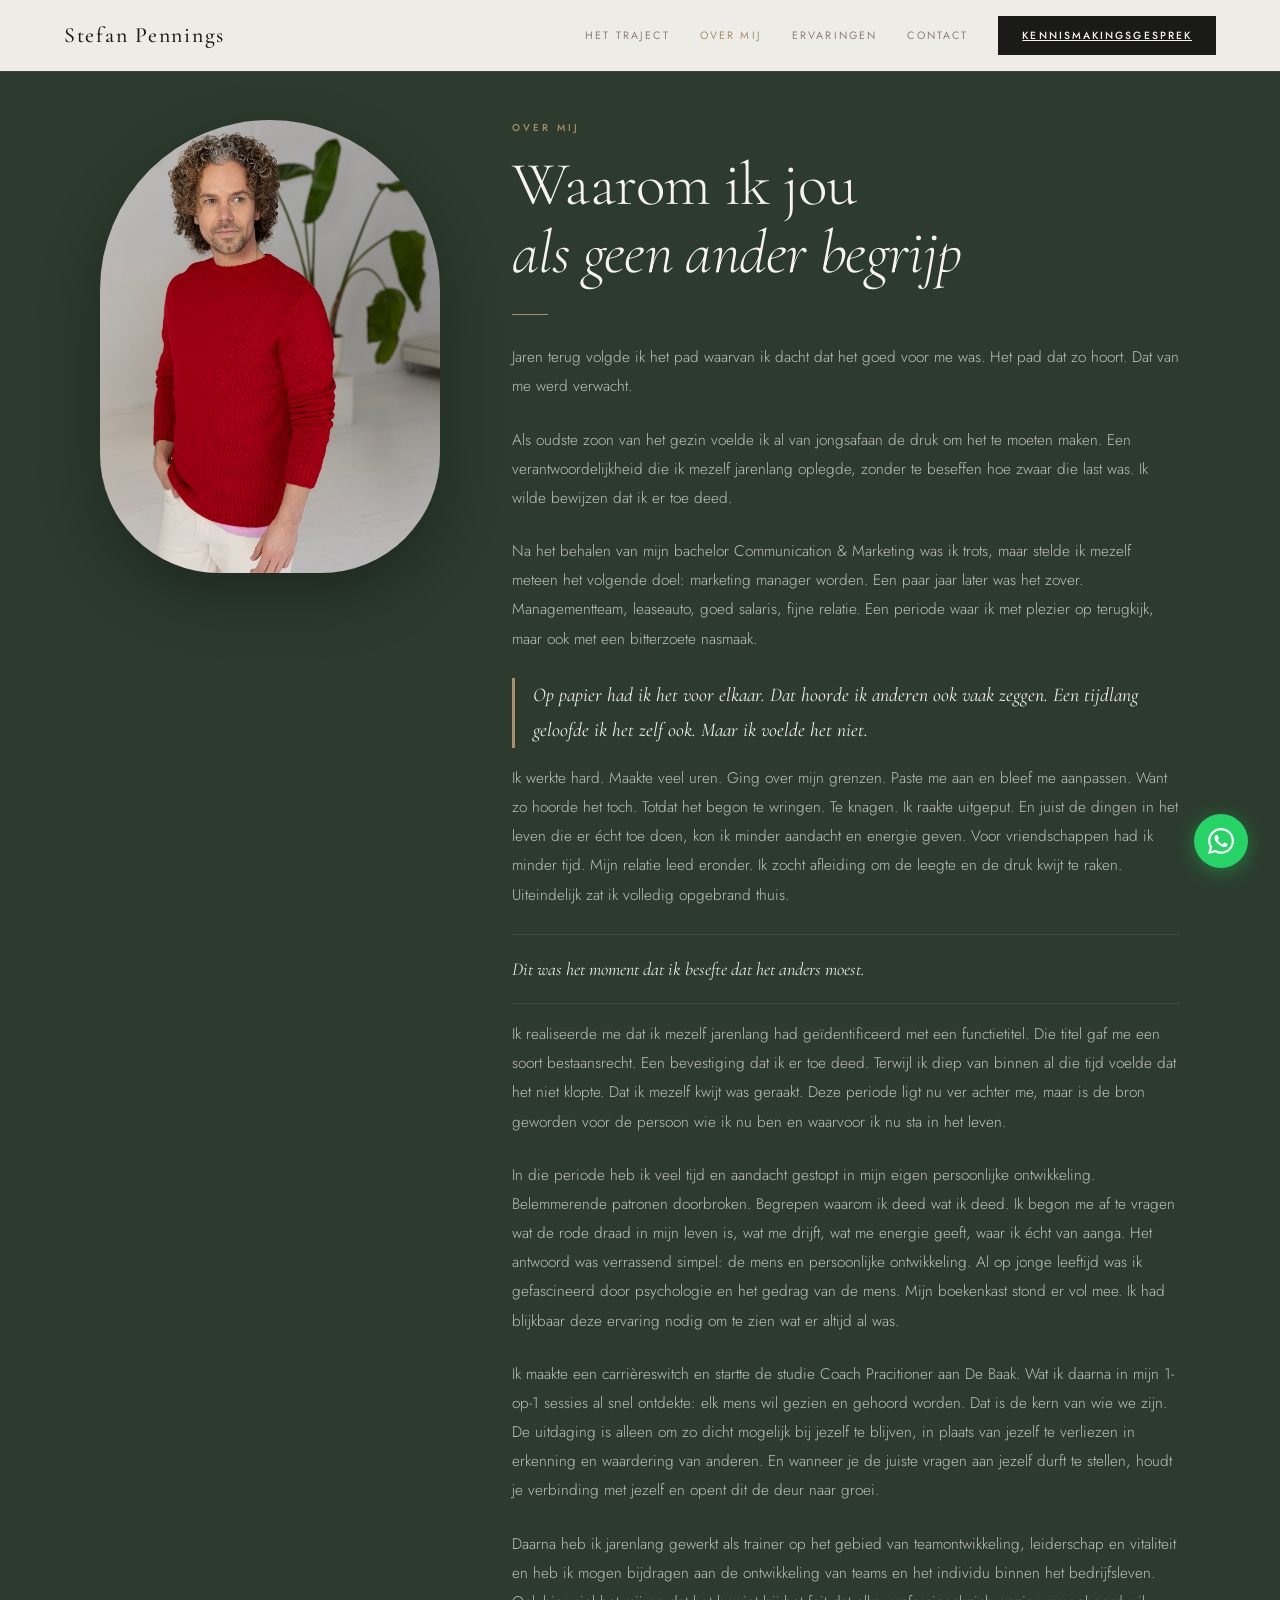
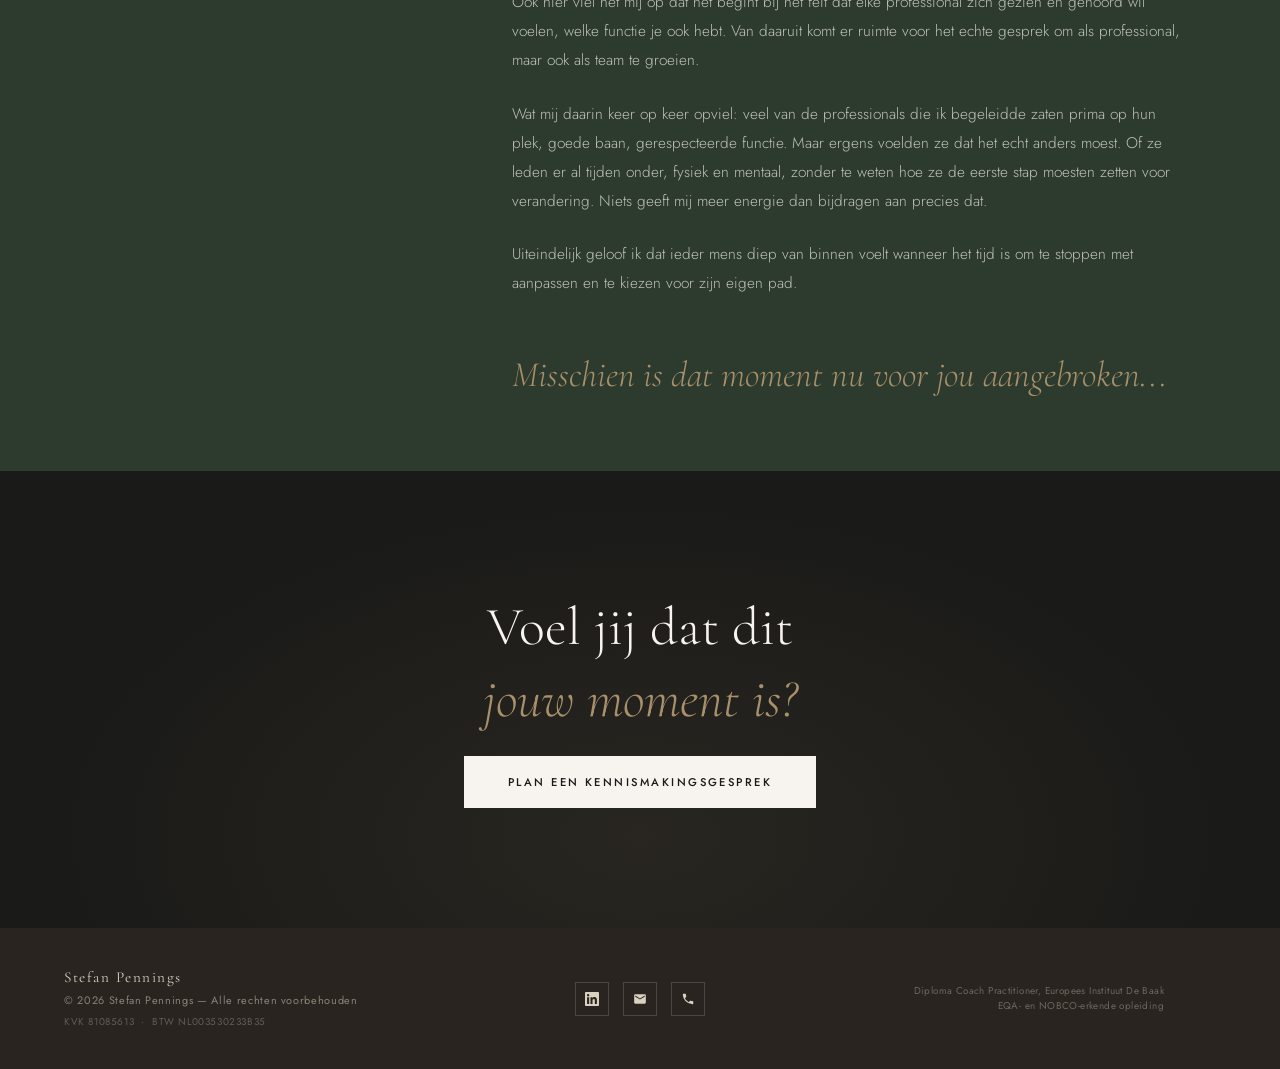
<file: over-mij.html>
<!DOCTYPE html>
<html lang="nl">
<head>
<meta charset="UTF-8">
<meta name="viewport" content="width=device-width, initial-scale=1.0">
<title>Over mij — Stefan Pennings</title>
<meta name="description" content="Waarom ik jou als geen ander begrijp. Het verhaal van Stefan Pennings — van uitgebrande marketing manager naar coach die jou helpt jouw doorbraak te maken.">
<meta property="og:title" content="Over mij — Stefan Pennings">
<meta property="og:description" content="Waarom ik jou als geen ander begrijp. Het verhaal achter Het Doorbraak Traject.">
<meta property="og:type" content="website">
<meta property="og:locale" content="nl_NL">
<!-- Google tag (gtag.js) -->
<script async src="https://www.googletagmanager.com/gtag/js?id=G-EX337FM3CQ"></script>
<script>
  window.dataLayer = window.dataLayer || [];
  function gtag(){dataLayer.push(arguments);}
  gtag('js', new Date());
  gtag('config', 'G-EX337FM3CK');
</script>
<link rel="preconnect" href="https://fonts.googleapis.com">
<link rel="preconnect" href="https://fonts.gstatic.com" crossorigin>
<link href="https://fonts.googleapis.com/css2?family=Cormorant+Garamond:ital,wght@0,300;0,400;0,500;0,600;1,300;1,400&family=Jost:wght@300;400;500&display=swap" rel="stylesheet">
<link rel="stylesheet" href="css/base.css">
<link rel="stylesheet" href="css/sections.css">
</head>
<body>

<!-- ── FLOATING WHATSAPP ── -->
<a href="https://wa.me/31628702297" class="wa-float" target="_blank" aria-label="WhatsApp Stefan">
  <svg viewBox="0 0 24 24"><path d="M17.472 14.382c-.297-.149-1.758-.867-2.03-.967-.273-.099-.471-.148-.67.15-.197.297-.767.966-.94 1.164-.173.199-.347.223-.644.075-.297-.15-1.255-.463-2.39-1.475-.883-.788-1.48-1.761-1.653-2.059-.173-.297-.018-.458.13-.606.134-.133.298-.347.446-.52.149-.174.198-.298.298-.497.099-.198.05-.371-.025-.52-.075-.149-.669-1.612-.916-2.207-.242-.579-.487-.5-.669-.51-.173-.008-.371-.01-.57-.01-.198 0-.52.074-.792.372-.272.297-1.04 1.016-1.04 2.479 0 1.462 1.065 2.875 1.213 3.074.149.198 2.096 3.2 5.077 4.487.709.306 1.262.489 1.694.625.712.227 1.36.195 1.871.118.571-.085 1.758-.719 2.006-1.413.248-.694.248-1.289.173-1.413-.074-.124-.272-.198-.57-.347m-5.421 7.403h-.004a9.87 9.87 0 01-5.031-1.378l-.361-.214-3.741.982.998-3.648-.235-.374a9.86 9.86 0 01-1.51-5.26c.001-5.45 4.436-9.884 9.888-9.884 2.64 0 5.122 1.03 6.988 2.898a9.825 9.825 0 012.893 6.994c-.003 5.45-4.437 9.884-9.885 9.884m8.413-18.297A11.815 11.815 0 0012.05 0C5.495 0 .16 5.335.157 11.892c0 2.096.547 4.142 1.588 5.945L.057 24l6.305-1.654a11.882 11.882 0 005.683 1.448h.005c6.554 0 11.89-5.335 11.893-11.893a11.821 11.821 0 00-3.48-8.413z"/></svg>
</a>

<!-- ── NAV ── -->
<nav id="nav">
  <button class="hamburger" id="hamburger" aria-label="Menu openen" aria-expanded="false"><span></span><span></span><span></span></button>
  <a href="/" class="nav-logo">Stefan Pennings</a>
  <div class="nav-right">
    <div class="nav-links">
      <a class="nav-link" href="/#traject">Het Traject</a>
      <a class="nav-link active" href="/over-mij">Over mij</a>
      <a class="nav-link" href="/ervaringen">Ervaringen</a>
      <a class="nav-link" href="/contact">Contact</a>
    </div>
    <a class="nav-cta" href="https://calendly.com/sja-pennings/30min" target="_blank" rel="noopener noreferrer">Kennismakingsgesprek</a>
  </div>
</nav>
<div class="hamburger-menu" id="hamburgerMenu" aria-hidden="true">
  <div class="ham-overlay" id="hamOverlay"></div>
  <div class="ham-panel">
    <a class="ham-link" href="/#traject">Het Traject</a>
    <a class="ham-link active" href="/over-mij">Over mij</a>
    <a class="ham-link" href="/ervaringen">Ervaringen</a>
    <a class="ham-link" href="/contact">Contact</a>
    <div class="ham-divider"></div>
    <a class="ham-cta-link" href="https://calendly.com/sja-pennings/30min" target="_blank" rel="noopener noreferrer">Vrijblijvend kennismaken? Plan hier je gesprek.</a>
  </div>
</div>

<!-- ── STORY ── -->
<section class="story">
  <div class="s-inner">

    <!-- HEADER: foto links, titel rechts — zelfde layout als homepage about -->
    <div class="about-layout-grid">
      <div class="about-image-col">
        <div class="about-img-frame">
          <img src="images/stefan-portret.jpg" alt="Stefan Pennings" width="600" height="800">
        </div>
      </div>
      <div class="about-text-col">
        <span class="s-label">Over mij</span>
        <h1 class="s-title">Waarom ik jou<br><em>als geen ander begrijp</em></h1>
        <div class="divider"></div>

        <p class="story-p">Jaren terug volgde ik het pad waarvan ik dacht dat het goed voor me was. Het pad dat zo hoort. Dat van me werd verwacht.</p>

        <p class="story-p">Als oudste zoon van het gezin voelde ik al van jongsafaan de druk om het te moeten maken. Een verantwoordelijkheid die ik mezelf jarenlang oplegde, zonder te beseffen hoe zwaar die last was. Ik wilde bewijzen dat ik er toe deed.</p>

        <p class="story-p">Na het behalen van mijn bachelor Communication & Marketing was ik trots, maar stelde ik mezelf meteen het volgende doel: marketing manager worden. Een paar jaar later was het zover. Managementteam, leaseauto, goed salaris, fijne relatie. Een periode waar ik met plezier op terugkijk, maar ook met een bitterzoete nasmaak.</p>

        <p class="about-cta-line">Op papier had ik het voor elkaar. Dat hoorde ik anderen ook vaak zeggen. Een tijdlang geloofde ik het zelf ook. Maar ik voelde het niet.</p>
      </div>
    </div>

  <!-- VERVOLG: uitlijning gelijk aan tekstkolom grid -->
  <div class="story-prose">

    <p class="story-p">Ik werkte hard. Maakte veel uren. Ging over mijn grenzen. Paste me aan en bleef me aanpassen. Want zo hoorde het toch. Totdat het begon te wringen. Te knagen. Ik raakte uitgeput. En juist de dingen in het leven die er écht toe doen, kon ik minder aandacht en energie geven. Voor vriendschappen had ik minder tijd. Mijn relatie leed eronder. Ik zocht afleiding om de leegte en de druk kwijt te raken. Uiteindelijk zat ik volledig opgebrand thuis.</p>

    <p class="about-bold">Dit was het moment dat ik besefte dat het anders moest.</p>

    <p class="story-p">Ik realiseerde me dat ik mezelf jarenlang had geïdentificeerd met een functietitel. Die titel gaf me een soort bestaansrecht. Een bevestiging dat ik er toe deed. Terwijl ik diep van binnen al die tijd voelde dat het niet klopte. Dat ik mezelf kwijt was geraakt. Deze periode ligt nu ver achter me, maar is de bron geworden voor de persoon wie ik nu ben en waarvoor ik nu sta in het leven.</p>

    <p class="story-p">In die periode heb ik veel tijd en aandacht gestopt in mijn eigen persoonlijke ontwikkeling. Belemmerende patronen doorbroken. Begrepen waarom ik deed wat ik deed. Ik begon me af te vragen wat de rode draad in mijn leven is, wat me drijft, wat me energie geeft, waar ik écht van aanga. Het antwoord was verrassend simpel: de mens en persoonlijke ontwikkeling. Al op jonge leeftijd was ik gefascineerd door psychologie en het gedrag van de mens. Mijn boekenkast stond er vol mee. Ik had blijkbaar deze ervaring nodig om te zien wat er altijd al was.</p>

    <p class="story-p">Ik maakte een carrièreswitch en startte de studie Coach Pracitioner aan De Baak. Wat ik daarna in mijn 1-op-1 sessies al snel ontdekte: elk mens wil gezien en gehoord worden. Dat is de kern van wie we zijn. De uitdaging is alleen om zo dicht mogelijk bij jezelf te blijven, in plaats van jezelf te verliezen in erkenning en waardering van anderen. En wanneer je de juiste vragen aan jezelf durft te stellen, houdt je verbinding met jezelf en opent dit de deur naar groei.</p>

    <p class="story-p">Daarna heb ik jarenlang gewerkt als trainer op het gebied van teamontwikkeling, leiderschap en vitaliteit en heb ik mogen bijdragen aan de ontwikkeling van teams en het individu binnen het bedrijfsleven. Ook hier viel het mij op dat het begint bij het feit dat elke professional zich gezien en gehoord wil voelen, welke functie je ook hebt. Van daaruit komt er ruimte voor het echte gesprek om als professional, maar ook als team te groeien.</p>

    <p class="story-p">Wat mij daarin keer op keer opviel: veel van de professionals die ik begeleidde zaten prima op hun plek, goede baan, gerespecteerde functie. Maar ergens voelden ze dat het echt anders moest. Of ze leden er al tijden onder, fysiek en mentaal, zonder te weten hoe ze de eerste stap moesten zetten voor verandering. Niets geeft mij meer energie dan bijdragen aan precies dat.</p>

    <p class="story-p">Uiteindelijk geloof ik dat ieder mens diep van binnen voelt wanneer het tijd is om te stoppen met aanpassen en te kiezen voor zijn eigen pad.</p>

    <p class="story-closing">Misschien is dat moment nu voor jou aangebroken...</p>

  </div>
</section>

<!-- ── FINALE CTA ── -->
<section class="final-cta">
  <div class="final-inner">
    <p class="final-title">Voel jij dat dit<br><em>jouw moment is?</em></p>
<a class="btn-primary" href="https://calendly.com/sja-pennings/30min" target="_blank" rel="noopener noreferrer">Plan een kennismakingsgesprek</a>
  </div>
</section>

<!-- ── FOOTER ── -->
<footer>
  <div class="footer-left">
    <span class="footer-logo">Stefan Pennings</span>
    <span class="footer-copy">© 2026 Stefan Pennings — Alle rechten voorbehouden</span>
    <span class="footer-legal">KVK 81085613 &nbsp;·&nbsp; BTW NL003530233B35</span>
  </div>
  <div class="footer-social">
    <a href="https://www.linkedin.com/in/stefanpennings/" target="_blank" aria-label="LinkedIn">
      <svg viewBox="0 0 24 24"><path d="M20.447 20.452h-3.554v-5.569c0-1.328-.027-3.037-1.852-3.037-1.853 0-2.136 1.445-2.136 2.939v5.667H9.351V9h3.414v1.561h.046c.477-.9 1.637-1.85 3.37-1.85 3.601 0 4.267 2.37 4.267 5.455v6.286zM5.337 7.433a2.062 2.062 0 01-2.063-2.065 2.064 2.064 0 112.063 2.065zm1.782 13.019H3.555V9h3.564v11.452zM22.225 0H1.771C.792 0 0 .774 0 1.729v20.542C0 23.227.792 24 1.771 24h20.451C23.2 24 24 23.227 24 22.271V1.729C24 .774 23.2 0 22.222 0h.003z"/></svg>
    </a>
    <a href="mailto:sja.pennings@gmail.com" aria-label="E-mail">
      <svg viewBox="0 0 24 24"><path d="M20 4H4c-1.1 0-2 .9-2 2v12c0 1.1.9 2 2 2h16c1.1 0 2-.9 2-2V6c0-1.1-.9-2-2-2zm0 4l-8 5-8-5V6l8 5 8-5v2z"/></svg>
    </a>
    <a href="tel:+31628702297" aria-label="Bel Stefan">
      <svg viewBox="0 0 24 24"><path d="M6.62 10.79a15.05 15.05 0 006.59 6.59l2.2-2.2a1 1 0 011.01-.24 11.47 11.47 0 003.58.57 1 1 0 011 1V20a1 1 0 01-1 1A17 17 0 013 4a1 1 0 011-1h3.5a1 1 0 011 1c0 1.25.2 2.45.57 3.58a1 1 0 01-.25 1.01l-2.2 2.2z"/></svg>
    </a>
  </div>
  <div class="footer-right">
    <div class="footer-certs">
      <span class="footer-cert-text">Diploma Coach Practitioner, Europees Instituut De Baak<br>EQA- en NOBCO-erkende opleiding</span>
    </div>
  </div>
</footer>

<script>
const nav = document.getElementById('nav');
// Nav altijd contrastend op deze pagina (donkergroene achtergrond)
nav.classList.add('scrolled');
window.addEventListener('scroll', () => {
  nav.classList.toggle('scrolled', window.scrollY > 60);
  if(window.scrollY <= 60) nav.classList.add('scrolled');
});

const hamburgerBtn = document.getElementById('hamburger');
const hamburgerMenu = document.getElementById('hamburgerMenu');
const hamOverlay = document.getElementById('hamOverlay');
function openHamMenu(){
  hamburgerMenu.classList.add('open');
  hamburgerMenu.setAttribute('aria-hidden','false');
  hamburgerBtn.setAttribute('aria-expanded','true');
  hamburgerBtn.classList.add('is-open');
  document.body.style.overflow='hidden';
}
function closeHamMenu(){
  hamburgerMenu.classList.remove('open');
  hamburgerMenu.setAttribute('aria-hidden','true');
  hamburgerBtn.setAttribute('aria-expanded','false');
  hamburgerBtn.classList.remove('is-open');
  document.body.style.overflow='';
}
hamburgerBtn.addEventListener('click', () => { hamburgerMenu.classList.contains('open') ? closeHamMenu() : openHamMenu(); });
hamOverlay.addEventListener('click', closeHamMenu);
</script>
</body>
</html>
</file>
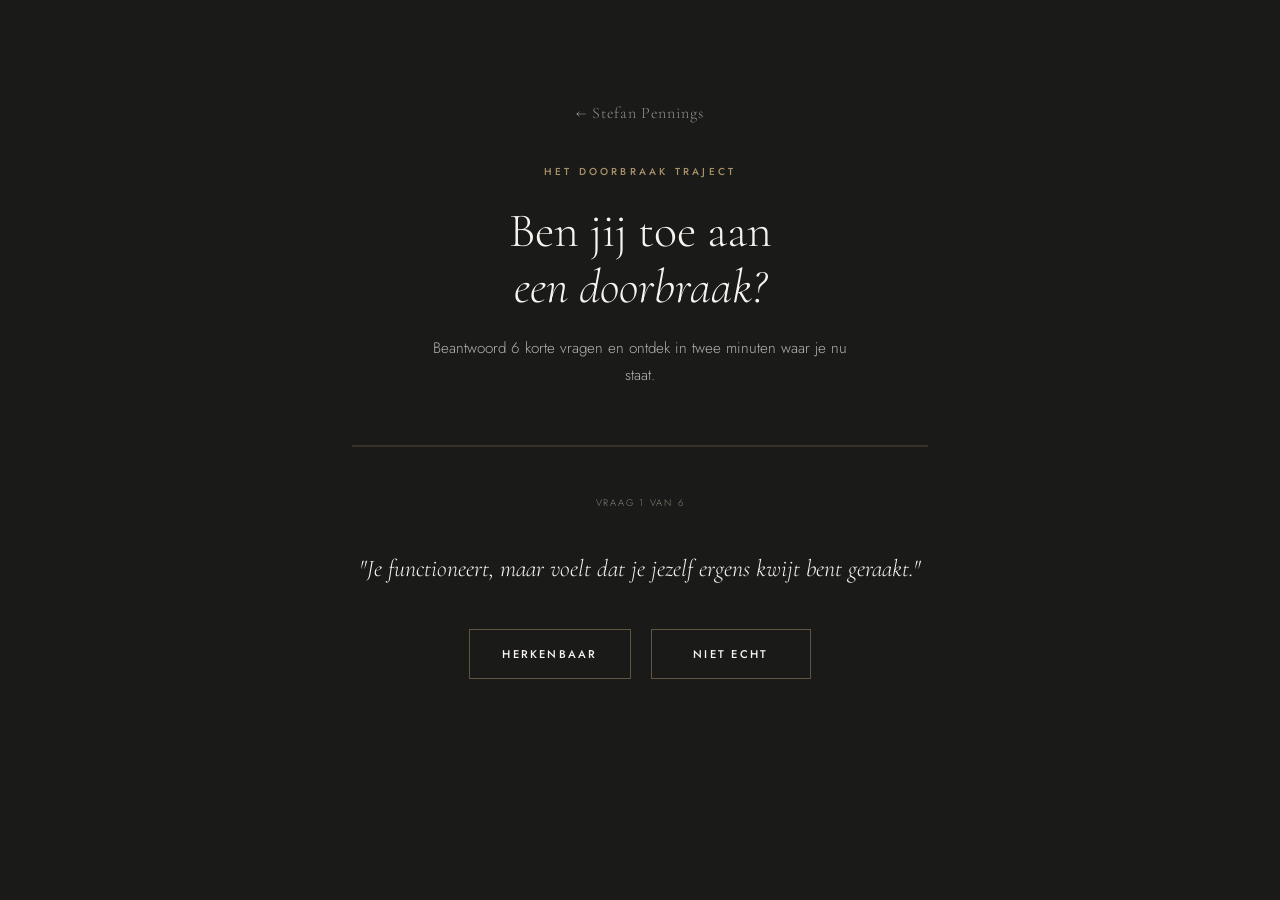
<file: zelftest.html>
<!DOCTYPE html>
<html lang="nl">
<head>
<meta charset="UTF-8">
<meta name="viewport" content="width=device-width, initial-scale=1.0">
<title>Ben jij toe aan een doorbraak? Zelftest</title>
<link rel="preconnect" href="https://fonts.googleapis.com">
<link rel="preconnect" href="https://fonts.gstatic.com" crossorigin>
<link href="https://fonts.googleapis.com/css2?family=Cormorant+Garamond:ital,wght@0,300;0,400;0,500;0,600;1,300;1,400&family=Jost:wght@300;400;500&display=swap" rel="stylesheet">
<style>
*,*::before,*::after{box-sizing:border-box;margin:0;padding:0;}
:root{
  --off-white:#F7F4F0;
  --cream:#EDE8DF;
  --warm-beige:#D9D0C0;
  --warm-grey:#8A8278;
  --dark-brown:#2A2420;
  --forest:#2C3B2E;
  --charcoal:#1A1A18;
  --gold:#A8906A;
  --gold-light:#C4A882;
  --serif:'Cormorant Garamond',Georgia,serif;
  --sans:'Jost',sans-serif;
}
html{scroll-behavior:smooth;}
body{background:var(--charcoal);color:var(--off-white);font-family:var(--sans);font-weight:300;line-height:1.7;min-height:100vh;}

.wrap{max-width:640px;margin:0 auto;padding:100px 32px 80px;}

.back-home{display:block;text-align:center;font-family:var(--serif);font-size:1rem;letter-spacing:0.06em;color:rgba(247,244,240,0.55);text-decoration:none;margin-bottom:36px;transition:color 0.3s;}
.back-home:hover{color:var(--gold-light);}
.eyebrow{font-family:var(--sans);font-size:0.63rem;font-weight:500;letter-spacing:0.32em;text-transform:uppercase;color:var(--gold);display:block;text-align:center;margin-bottom:24px;}
h1{font-family:var(--serif);font-size:clamp(2.2rem,5vw,3rem);font-weight:300;line-height:1.15;text-align:center;margin-bottom:20px;}
h1 em{font-style:italic;}
.sub{font-family:var(--sans);font-size:0.95rem;font-weight:300;color:rgba(247,244,240,0.7);text-align:center;max-width:440px;margin:0 auto 56px;line-height:1.8;}

/* -- PROGRESS -- */
.progress-track{width:100%;height:2px;background:rgba(168,144,106,0.2);margin-bottom:48px;position:relative;}
.progress-fill{height:100%;background:var(--gold);width:0%;transition:width 0.4s ease;}
.progress-label{font-family:var(--sans);font-size:0.6rem;letter-spacing:0.18em;text-transform:uppercase;color:var(--warm-grey);text-align:center;margin-top:10px;margin-bottom:40px;display:block;}

/* -- QUESTIONS -- */
.question{display:none;}
.question.active{display:block;animation:fadeIn 0.4s ease;}
@keyframes fadeIn{from{opacity:0;transform:translateY(8px);}to{opacity:1;transform:translateY(0);}}
.q-text{font-family:var(--serif);font-size:1.5rem;font-weight:300;line-height:1.4;text-align:center;margin-bottom:44px;font-style:italic;color:var(--off-white);}
.q-options{display:flex;gap:20px;justify-content:center;flex-wrap:wrap;}
.q-btn{
  font-family:var(--sans);font-size:0.7rem;font-weight:500;letter-spacing:0.2em;text-transform:uppercase;
  color:var(--off-white);background:none;border:1px solid rgba(168,144,106,0.5);
  padding:16px 32px;min-width:160px;text-align:center;cursor:pointer;transition:background 0.3s,color 0.3s,border-color 0.3s;
  -webkit-tap-highlight-color:transparent;
}
.q-btn:hover,.q-btn:active,.q-btn.selected{background:var(--gold);color:var(--charcoal);border-color:var(--gold);}
.q-btn.selected{transition:none;}

/* -- RESULT -- */
.result{display:none;text-align:center;}
.result.active{display:block;animation:fadeIn 0.4s ease;}
.result-title{font-family:var(--serif);font-size:2rem;font-weight:300;line-height:1.3;margin-bottom:20px;}
.result-title em{font-style:italic;color:var(--gold-light);}
.result-text{font-family:var(--sans);font-size:0.95rem;font-weight:300;color:rgba(247,244,240,0.75);max-width:460px;margin:0 auto 40px;line-height:1.8;}
.btn-primary{
  display:inline-block;font-family:var(--sans);font-size:0.7rem;font-weight:500;
  letter-spacing:0.22em;text-transform:uppercase;text-decoration:none;
  color:var(--charcoal);background:var(--off-white);padding:18px 32px;
  min-width:240px;text-align:center;
  transition:background 0.3s,color 0.3s,transform 0.25s;
}
.btn-primary:hover{background:var(--gold);color:var(--off-white);transform:translateY(-2px);}
.result-ctas{display:flex;gap:18px;justify-content:center;flex-wrap:wrap;}
.btn-whatsapp{
  display:inline-flex;align-items:center;justify-content:center;gap:8px;font-family:var(--sans);font-size:0.7rem;font-weight:500;
  letter-spacing:0.22em;text-transform:uppercase;text-decoration:none;
  color:var(--off-white);background:#25D366;padding:18px 32px;
  min-width:240px;text-align:center;
  transition:background 0.3s,transform 0.25s;
}
.btn-whatsapp:hover{background:#1ebe5a;transform:translateY(-2px);}

@media(max-width:480px){
  .q-options{flex-direction:column;align-items:stretch;}
  .q-btn{min-width:0;width:100%;}
  .result-ctas{flex-direction:column;align-items:stretch;}
  .btn-primary,.btn-whatsapp{min-width:0;width:100%;}
}

</style>
</head>
<body>

<div class="wrap">

  <a href="/" class="back-home">← Stefan Pennings</a>
  <span class="eyebrow">Het Doorbraak Traject</span>
  <h1>Ben jij toe aan<br><em>een doorbraak?</em></h1>
  <p class="sub">Beantwoord 6 korte vragen en ontdek in twee minuten waar je nu staat.</p>

  <div class="progress-track"><div class="progress-fill" id="progressFill"></div></div>
  <span class="progress-label" id="progressLabel">Vraag 1 van 6</span>

  <div id="questions">
    <div class="question active" data-q="0">
      <p class="q-text">"Je functioneert, maar voelt dat je jezelf ergens kwijt bent geraakt."</p>
      <div class="q-options"><button class="q-btn" data-val="1">Herkenbaar</button><button class="q-btn" data-val="0">Niet echt</button></div>
    </div>
    <div class="question" data-q="1">
      <p class="q-text">"Je blijft maar twijfelen  over je werk, je relatie, je leven of je volgende stap."</p>
      <div class="q-options"><button class="q-btn" data-val="1">Herkenbaar</button><button class="q-btn" data-val="0">Niet echt</button></div>
    </div>
    <div class="question" data-q="2">
      <p class="q-text">"Je weet diep van binnen wat je wilt. Maar je durft de keuze niet te maken."</p>
      <div class="q-options"><button class="q-btn" data-val="1">Herkenbaar</button><button class="q-btn" data-val="0">Niet echt</button></div>
    </div>
    <div class="question" data-q="3">
      <p class="q-text">"Je past je aan aan verwachtingen van anderen en leeft vooral zoals het hoort."</p>
      <div class="q-options"><button class="q-btn" data-val="1">Herkenbaar</button><button class="q-btn" data-val="0">Niet echt</button></div>
    </div>
    <div class="question" data-q="4">
      <p class="q-text">"Je denkt veel. Analyseert veel. Maar komt moeilijk écht in beweging."</p>
      <div class="q-options"><button class="q-btn" data-val="1">Herkenbaar</button><button class="q-btn" data-val="0">Niet echt</button></div>
    </div>
    <div class="question" data-q="5">
      <p class="q-text">"Je bent bang spijt te krijgen als je niets verandert."</p>
      <div class="q-options"><button class="q-btn" data-val="1">Herkenbaar</button><button class="q-btn" data-val="0">Niet echt</button></div>
    </div>
  </div>

  <div class="result" id="result">
    <h2 class="result-title" id="resultTitle"></h2>
    <p class="result-text" id="resultText"></p>
    <div class="result-ctas">
      <a class="btn-primary" href="https://calendly.com/sja-pennings/30min" target="_blank" rel="noopener noreferrer" id="resultCta">Plan een kennismakingsgesprek</a>
      <a class="btn-whatsapp" href="#" target="_blank" rel="noopener noreferrer" id="resultWhatsapp">Stuur me een appje</a>
    </div>
  </div>

</div>

<script>
const questions = document.querySelectorAll('.question');
const progressFill = document.getElementById('progressFill');
const progressLabel = document.getElementById('progressLabel');
const result = document.getElementById('result');
let current = 0;
let score = 0;

if (window.self !== window.top) {
  const backHome = document.querySelector('.back-home');
  if (backHome) backHome.style.display = 'none';
}

function updateProgress(){
  progressFill.style.width = ((current)/questions.length*100) + '%';
  progressLabel.textContent = current < questions.length ? `Vraag ${current+1} van ${questions.length}` : 'Klaar';
}
updateProgress();

questions.forEach(q => {
  q.querySelectorAll('.q-btn').forEach(btn => {
    btn.addEventListener('click', () => {
      score += parseInt(btn.dataset.val, 10);
      btn.classList.add('selected');
      setTimeout(() => {
        q.classList.remove('active');
        current++;
        if (current < questions.length){
          questions[current].classList.add('active');
          updateProgress();
        } else {
          progressFill.style.width = '100%';
          progressLabel.textContent = 'Klaar';
          showResult();
        }
      }, 300);
    });
  });
});

const WHATSAPP_NUMBER = '31628702297';

function showResult(){
  const title = document.getElementById('resultTitle');
  const text = document.getElementById('resultText');
  const cta = document.getElementById('resultCta');
  const wa = document.getElementById('resultWhatsapp');

  if (score <= 2){
    title.innerHTML = 'Je hebt het <em>goed op orde</em>!';
    text.textContent = 'Op dit moment lijkt er geen directe noodzaak om iets te veranderen. Goed om te horen, lekker bezig! Bewaar deze test gerust, mocht het later weer gaan knellen, dan weet je waar je terecht kan.';
    cta.textContent = 'Bekijk Het Doorbraak Traject';
    cta.href = '/';
    cta.target = '_top';
    wa.style.display = 'none';
  } else if (score <= 4){
    title.innerHTML = 'Je voelt de <em>wrijving</em> al langer.';
    text.textContent = 'Een aantal van deze signalen komt je bekend voor. Dat is vaak het moment waarop mensen nog even wachten, terwijl juist nú de beste tijd is om er iets mee te doen.';
    cta.textContent = 'Plan een vrijblijvend gesprek';
    cta.href = 'https://calendly.com/sja-pennings/30min';
    cta.target = '_blank';
    wa.href = `https://wa.me/${WHATSAPP_NUMBER}?text=${encodeURIComponent('Hoi Stefan, ik heb net de zelftest gedaan en herken best wat signalen. Ik wil hier graag even over sparren. Zou je me willen bellen?')}`;
    wa.style.display = 'inline-flex';
  } else {
    title.innerHTML = 'Je bent duidelijk toe aan een <em>doorbraak</em>.';
    text.textContent = 'Meerdere signalen zijn herkenbaar voor je. Het is een duidelijk teken dat het tijd is om de volgende stap te zetten. Laten we kennismaken en kijken of het Doorbraak Traject jou verder kan helpen.';
    cta.textContent = 'Plan een vrijblijvend gesprek';
    cta.href = 'https://calendly.com/sja-pennings/30min';
    cta.target = '_blank';
    wa.href = `https://wa.me/${WHATSAPP_NUMBER}?text=${encodeURIComponent('Hoi Stefan, ik heb net de zelftest gedaan en kwam eruit dat ik duidelijk toe ben aan een doorbraak. Kunnen we hierover bellen?')}`;
    wa.style.display = 'inline-flex';
  }
  result.classList.add('active');
}
</script>

</body>
</html>
</file>
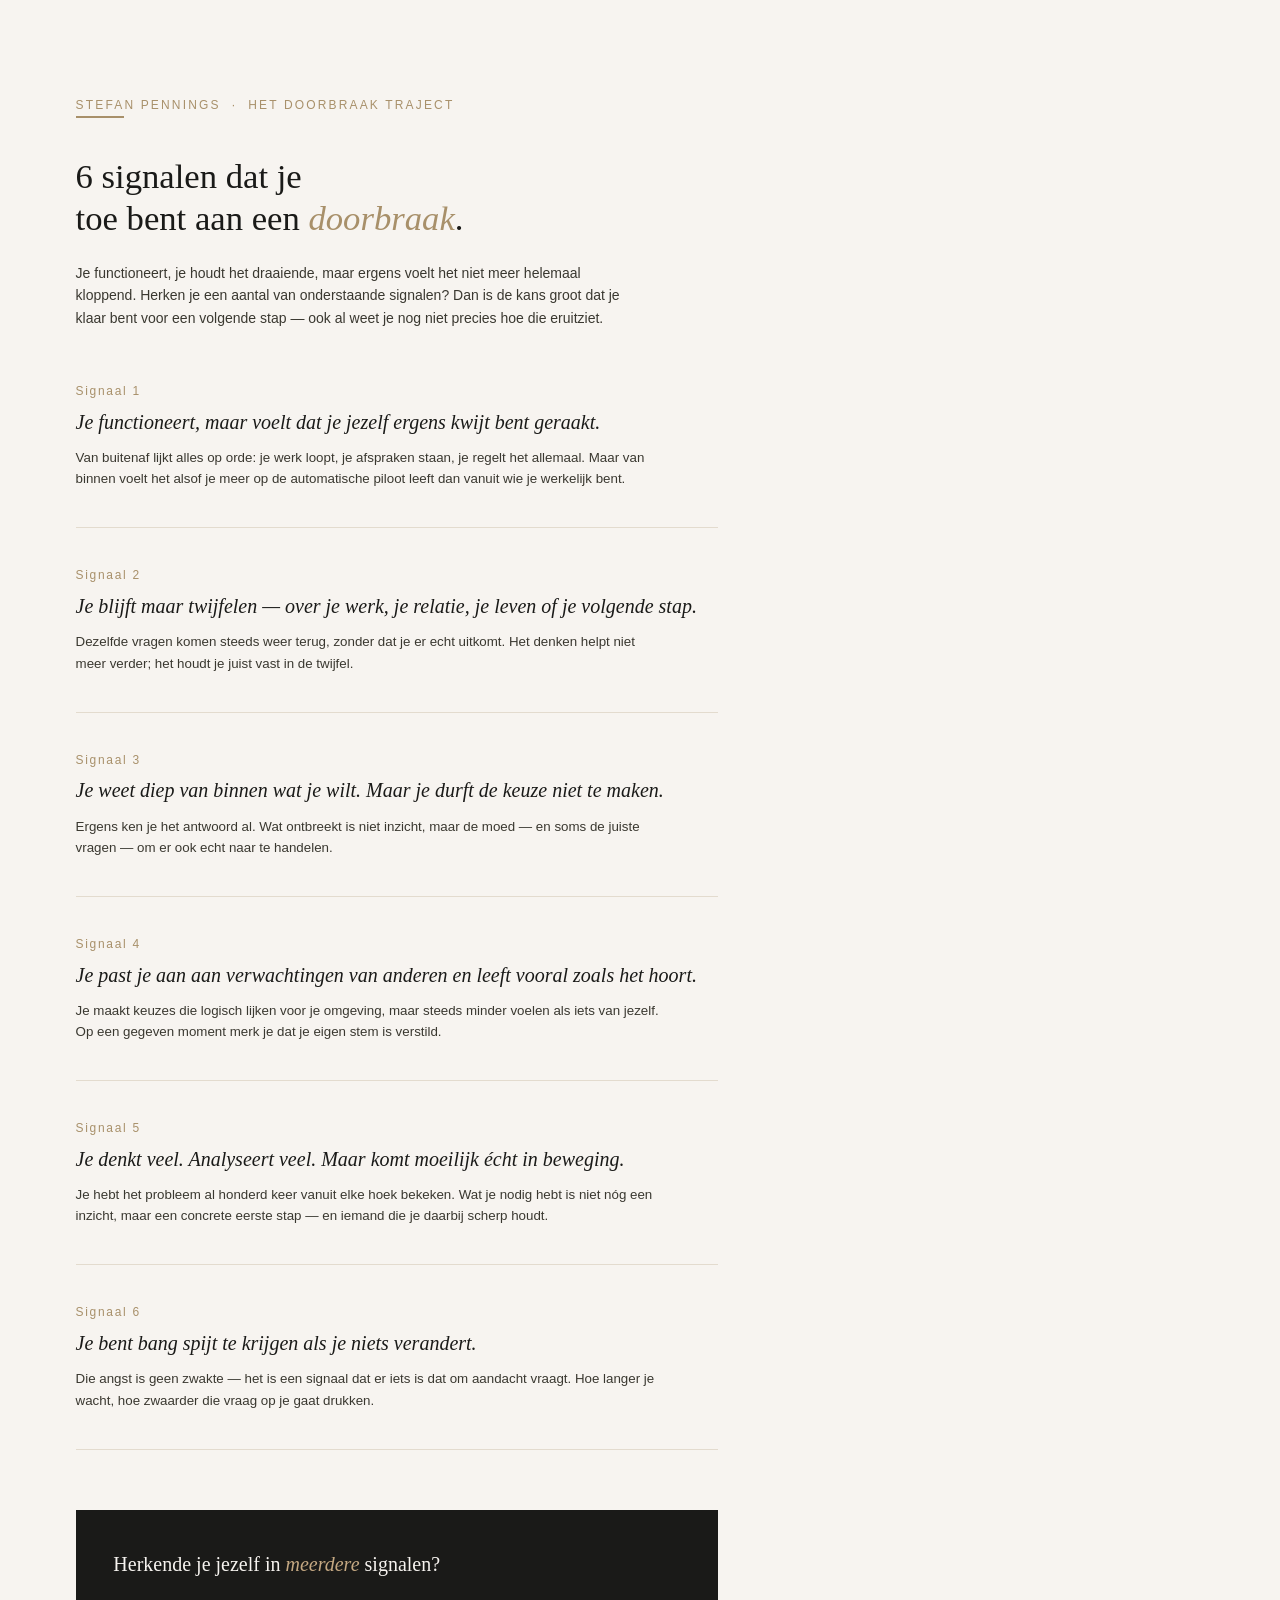
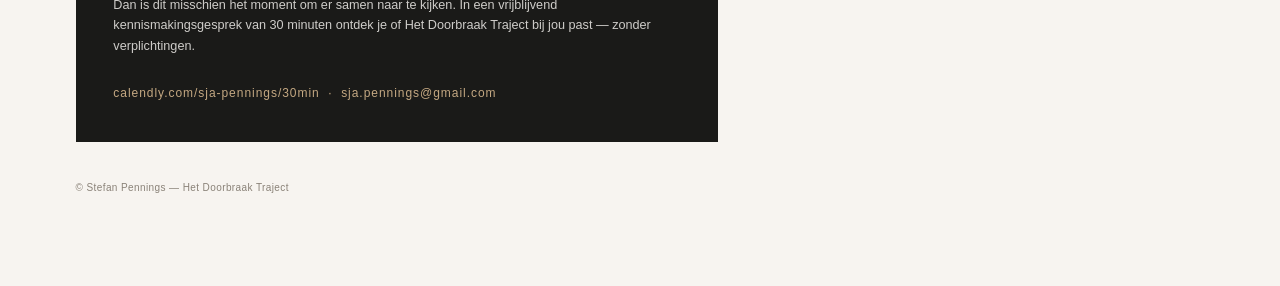
<file: preview/6-signalen-doorbraak.html>
<!DOCTYPE html>
<html lang="nl">
<head>
<meta charset="UTF-8">
<title>6 signalen dat je toe bent aan een doorbraak</title>
<style>
  @page{size:A4;margin:0;}
  *,*::before,*::after{box-sizing:border-box;margin:0;padding:0;}
  body{
    font-family:Georgia,'Times New Roman',serif;
    color:#2A2420;
    background:#F7F4F0;
    line-height:1.6;
  }
  .page{
    width:210mm;
    min-height:297mm;
    padding:24mm 20mm;
    background:#F7F4F0;
  }
  .brand{
    font-family:'Segoe UI',Arial,sans-serif;
    font-size:9pt;
    letter-spacing:0.18em;
    text-transform:uppercase;
    color:#A8906A;
    margin-bottom:6mm;
  }
  .divider{width:48px;height:2px;background:#A8906A;margin-bottom:10mm;}
  h1{
    font-size:26pt;
    font-weight:400;
    line-height:1.2;
    color:#1A1A18;
    margin-bottom:6mm;
  }
  h1 em{font-style:italic;color:#A8906A;}
  .intro{
    font-family:'Segoe UI',Arial,sans-serif;
    font-size:10.5pt;
    font-weight:300;
    color:#3A3830;
    max-width:150mm;
    margin-bottom:14mm;
  }
  .signal{
    margin-bottom:10mm;
    padding-bottom:10mm;
    border-bottom:1px solid rgba(168,144,106,0.25);
  }
  .signal:last-of-type{border-bottom:none;}
  .signal-num{
    font-family:'Segoe UI',Arial,sans-serif;
    font-size:9pt;
    letter-spacing:0.14em;
    color:#A8906A;
    margin-bottom:2mm;
    display:block;
  }
  .signal h2{
    font-size:15pt;
    font-weight:400;
    font-style:italic;
    color:#1A1A18;
    margin-bottom:3mm;
    line-height:1.35;
  }
  .signal p{
    font-family:'Segoe UI',Arial,sans-serif;
    font-size:10pt;
    font-weight:300;
    color:#3A3830;
    max-width:155mm;
  }
  .closing{
    margin-top:16mm;
    padding:10mm 10mm;
    background:#1A1A18;
    color:#F7F4F0;
  }
  .closing h3{
    font-size:15pt;
    font-weight:400;
    margin-bottom:4mm;
  }
  .closing h3 em{font-style:italic;color:#C4A882;}
  .closing p{
    font-family:'Segoe UI',Arial,sans-serif;
    font-size:9.5pt;
    font-weight:300;
    color:rgba(247,244,240,0.82);
    margin-bottom:6mm;
    max-width:150mm;
  }
  .closing .contact{
    font-family:'Segoe UI',Arial,sans-serif;
    font-size:9pt;
    letter-spacing:0.08em;
    color:#C4A882;
  }
  .footer{
    margin-top:10mm;
    font-family:'Segoe UI',Arial,sans-serif;
    font-size:7.5pt;
    color:#8A8278;
    letter-spacing:0.04em;
  }
</style>
</head>
<body>
<div class="page">

  <span class="brand">Stefan Pennings &nbsp;·&nbsp; Het Doorbraak Traject</span>
  <div class="divider"></div>

  <h1>6 signalen dat je<br>toe bent aan een <em>doorbraak</em>.</h1>
  <p class="intro">Je functioneert, je houdt het draaiende, maar ergens voelt het niet meer helemaal kloppend. Herken je een aantal van onderstaande signalen? Dan is de kans groot dat je klaar bent voor een volgende stap &mdash; ook al weet je nog niet precies hoe die eruitziet.</p>

  <div class="signal">
    <span class="signal-num">Signaal 1</span>
    <h2>Je functioneert, maar voelt dat je jezelf ergens kwijt bent geraakt.</h2>
    <p>Van buitenaf lijkt alles op orde: je werk loopt, je afspraken staan, je regelt het allemaal. Maar van binnen voelt het alsof je meer op de automatische piloot leeft dan vanuit wie je werkelijk bent.</p>
  </div>

  <div class="signal">
    <span class="signal-num">Signaal 2</span>
    <h2>Je blijft maar twijfelen &mdash; over je werk, je relatie, je leven of je volgende stap.</h2>
    <p>Dezelfde vragen komen steeds weer terug, zonder dat je er echt uitkomt. Het denken helpt niet meer verder; het houdt je juist vast in de twijfel.</p>
  </div>

  <div class="signal">
    <span class="signal-num">Signaal 3</span>
    <h2>Je weet diep van binnen wat je wilt. Maar je durft de keuze niet te maken.</h2>
    <p>Ergens ken je het antwoord al. Wat ontbreekt is niet inzicht, maar de moed &mdash; en soms de juiste vragen &mdash; om er ook echt naar te handelen.</p>
  </div>

  <div class="signal">
    <span class="signal-num">Signaal 4</span>
    <h2>Je past je aan aan verwachtingen van anderen en leeft vooral zoals het hoort.</h2>
    <p>Je maakt keuzes die logisch lijken voor je omgeving, maar steeds minder voelen als iets van jezelf. Op een gegeven moment merk je dat je eigen stem is verstild.</p>
  </div>

  <div class="signal">
    <span class="signal-num">Signaal 5</span>
    <h2>Je denkt veel. Analyseert veel. Maar komt moeilijk écht in beweging.</h2>
    <p>Je hebt het probleem al honderd keer vanuit elke hoek bekeken. Wat je nodig hebt is niet nóg een inzicht, maar een concrete eerste stap &mdash; en iemand die je daarbij scherp houdt.</p>
  </div>

  <div class="signal">
    <span class="signal-num">Signaal 6</span>
    <h2>Je bent bang spijt te krijgen als je niets verandert.</h2>
    <p>Die angst is geen zwakte &mdash; het is een signaal dat er iets is dat om aandacht vraagt. Hoe langer je wacht, hoe zwaarder die vraag op je gaat drukken.</p>
  </div>

  <div class="closing">
    <h3>Herkende je jezelf in <em>meerdere</em> signalen?</h3>
    <p>Dan is dit misschien het moment om er samen naar te kijken. In een vrijblijvend kennismakingsgesprek van 30 minuten ontdek je of Het Doorbraak Traject bij jou past &mdash; zonder verplichtingen.</p>
    <span class="contact">calendly.com/sja-pennings/30min &nbsp;·&nbsp; sja.pennings@gmail.com</span>
  </div>

  <p class="footer">&copy; Stefan Pennings &mdash; Het Doorbraak Traject</p>

</div>
</body>
</html>
</file>
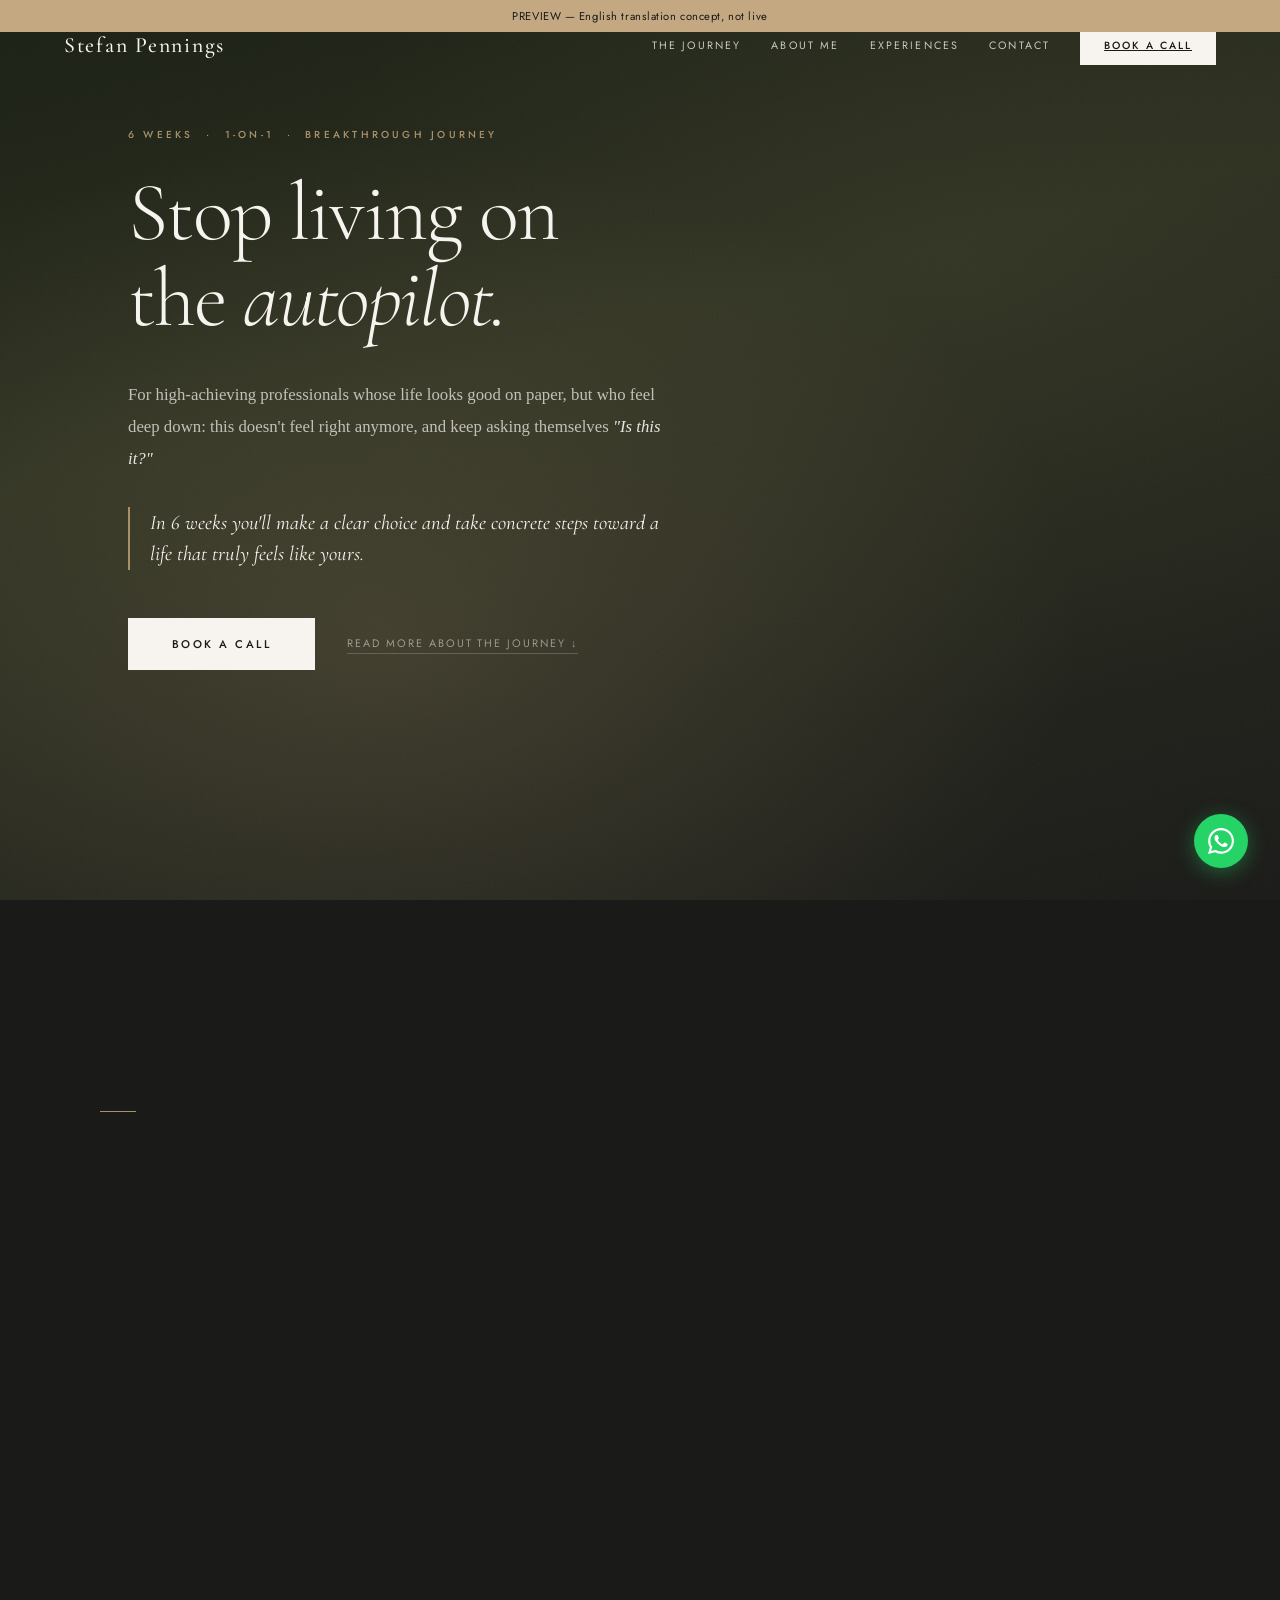
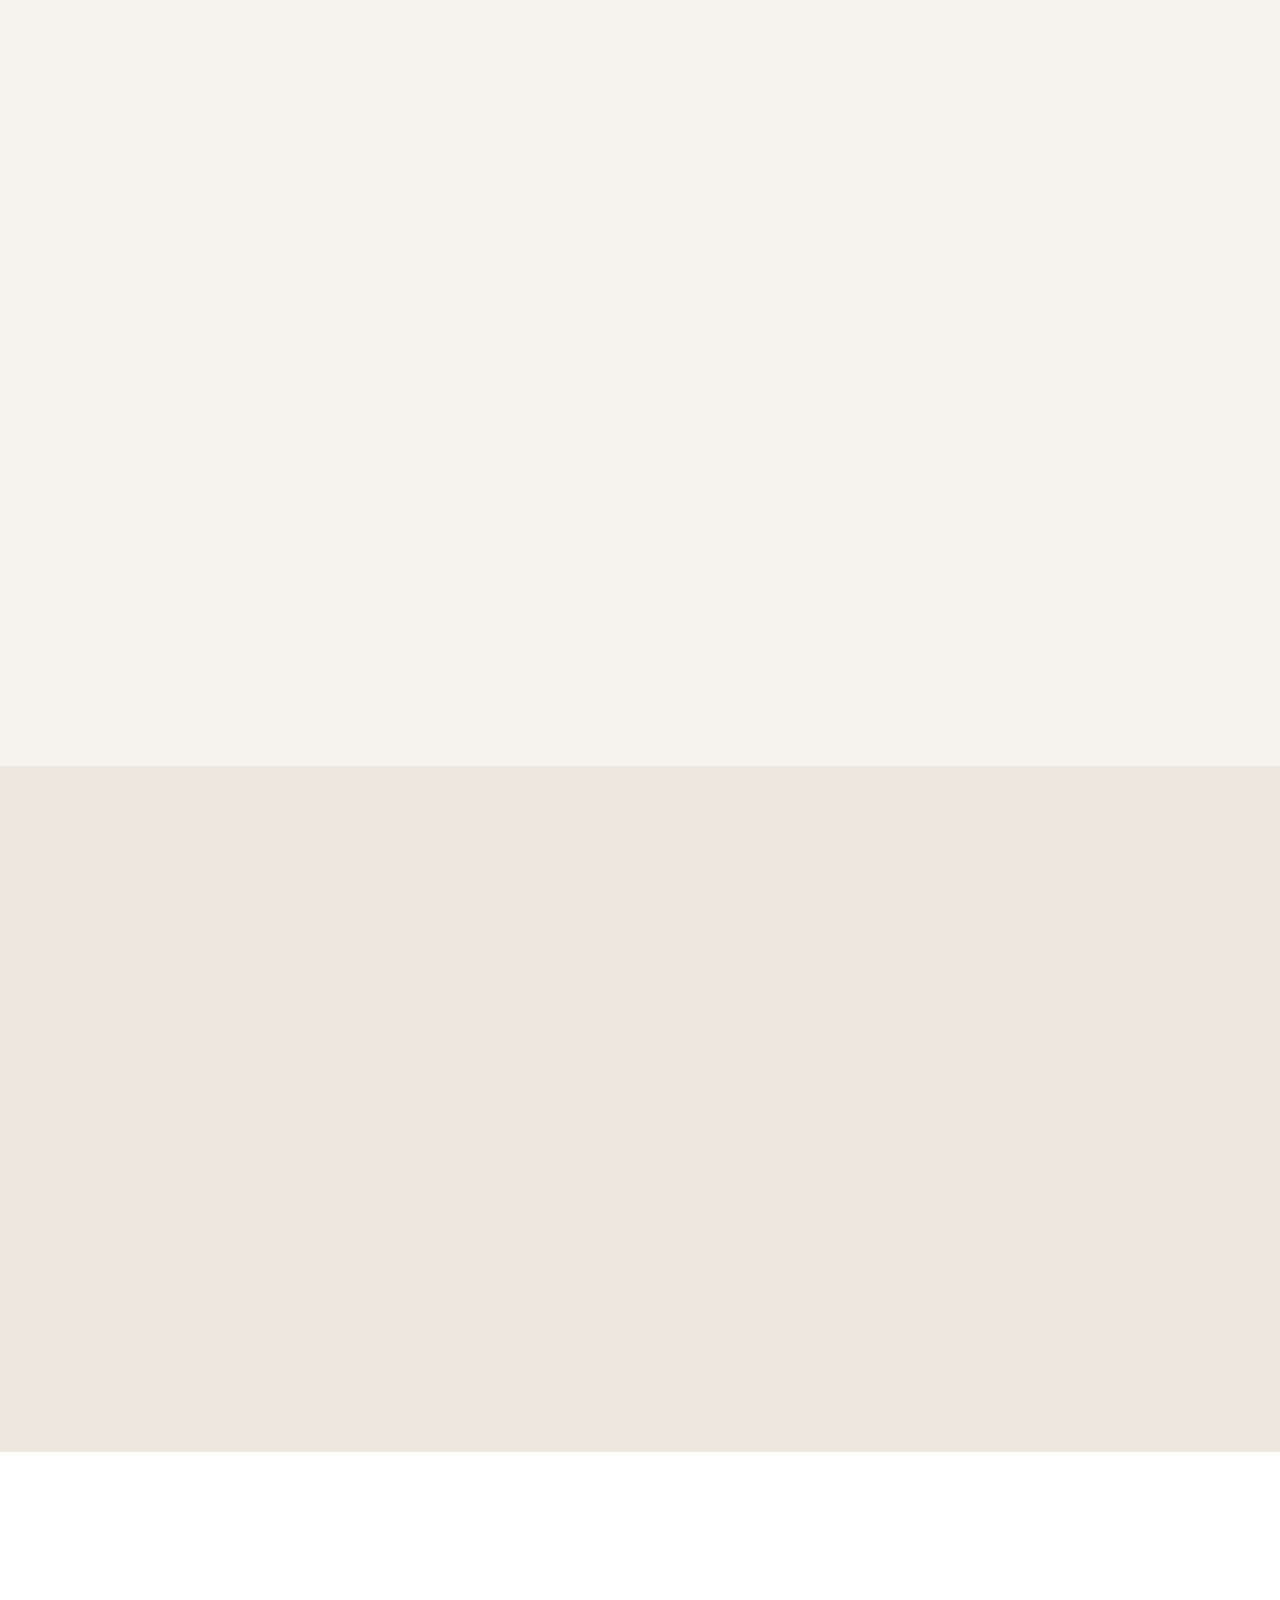
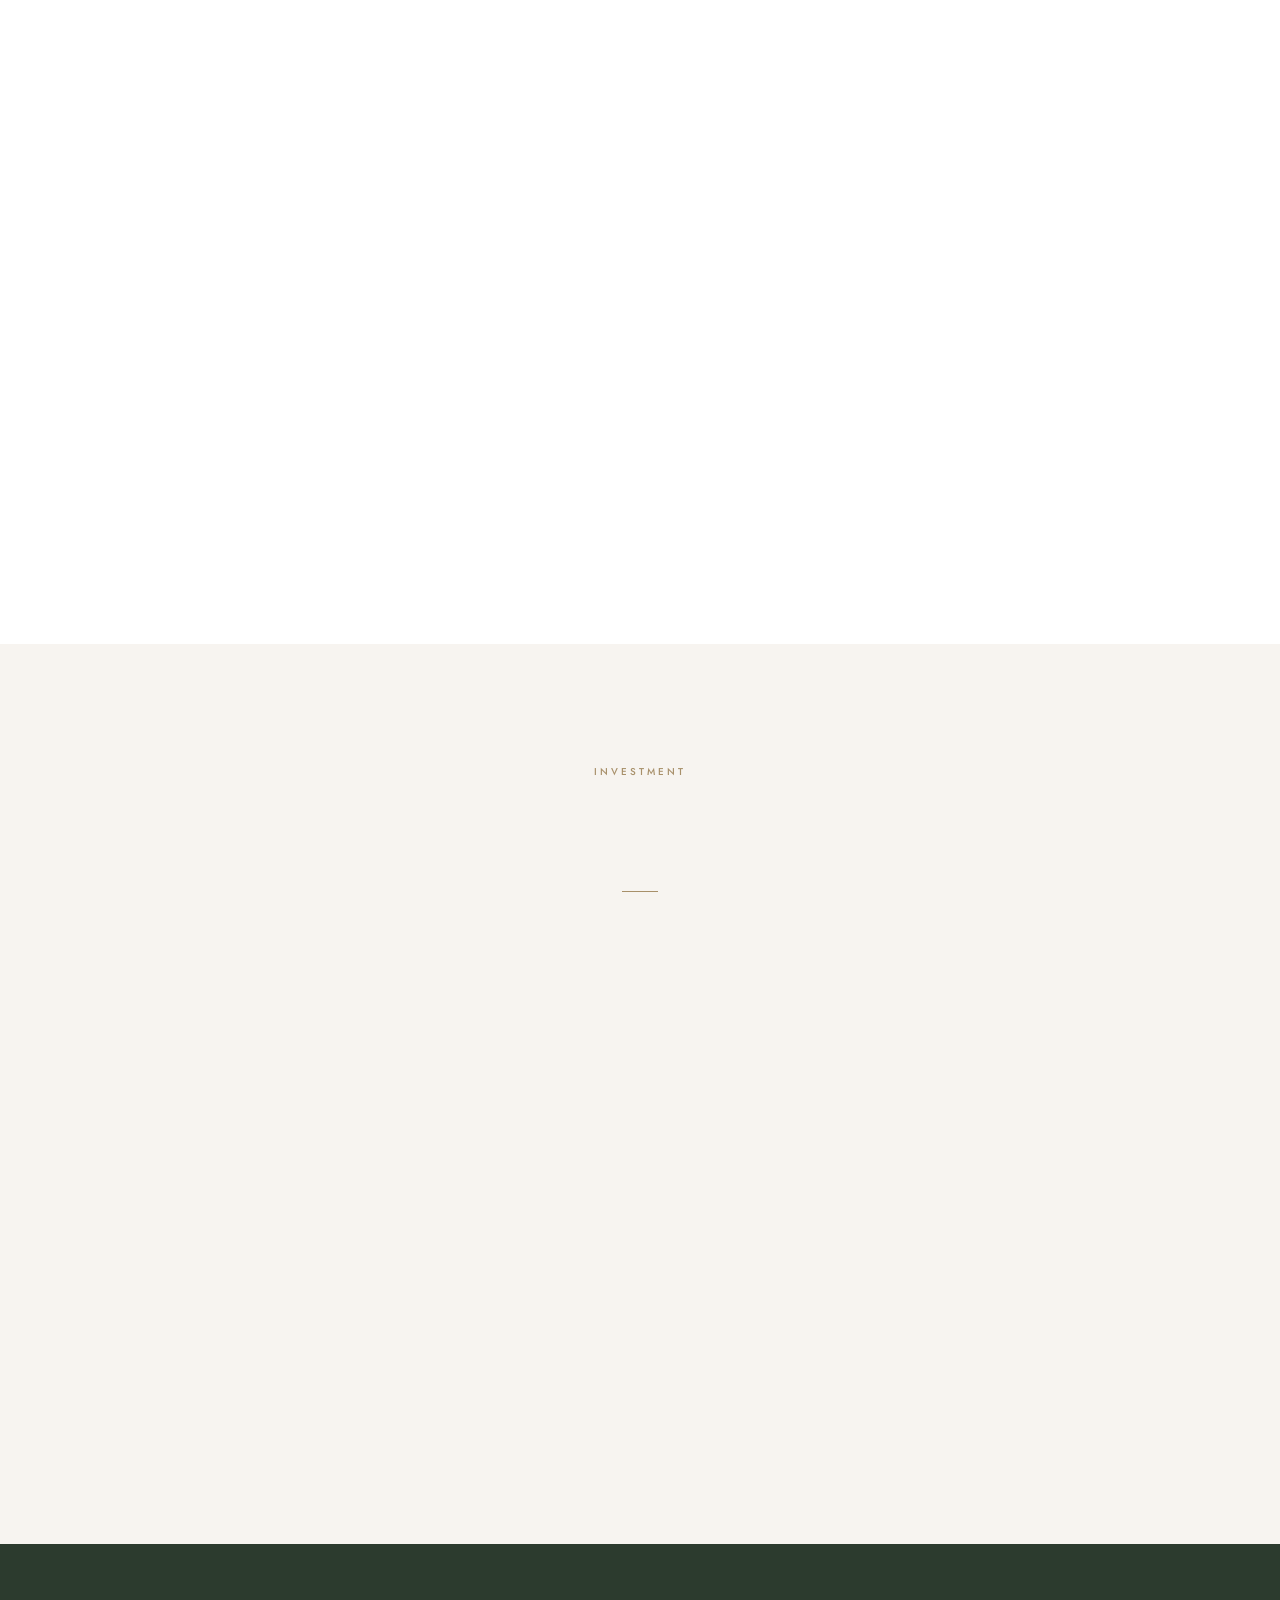
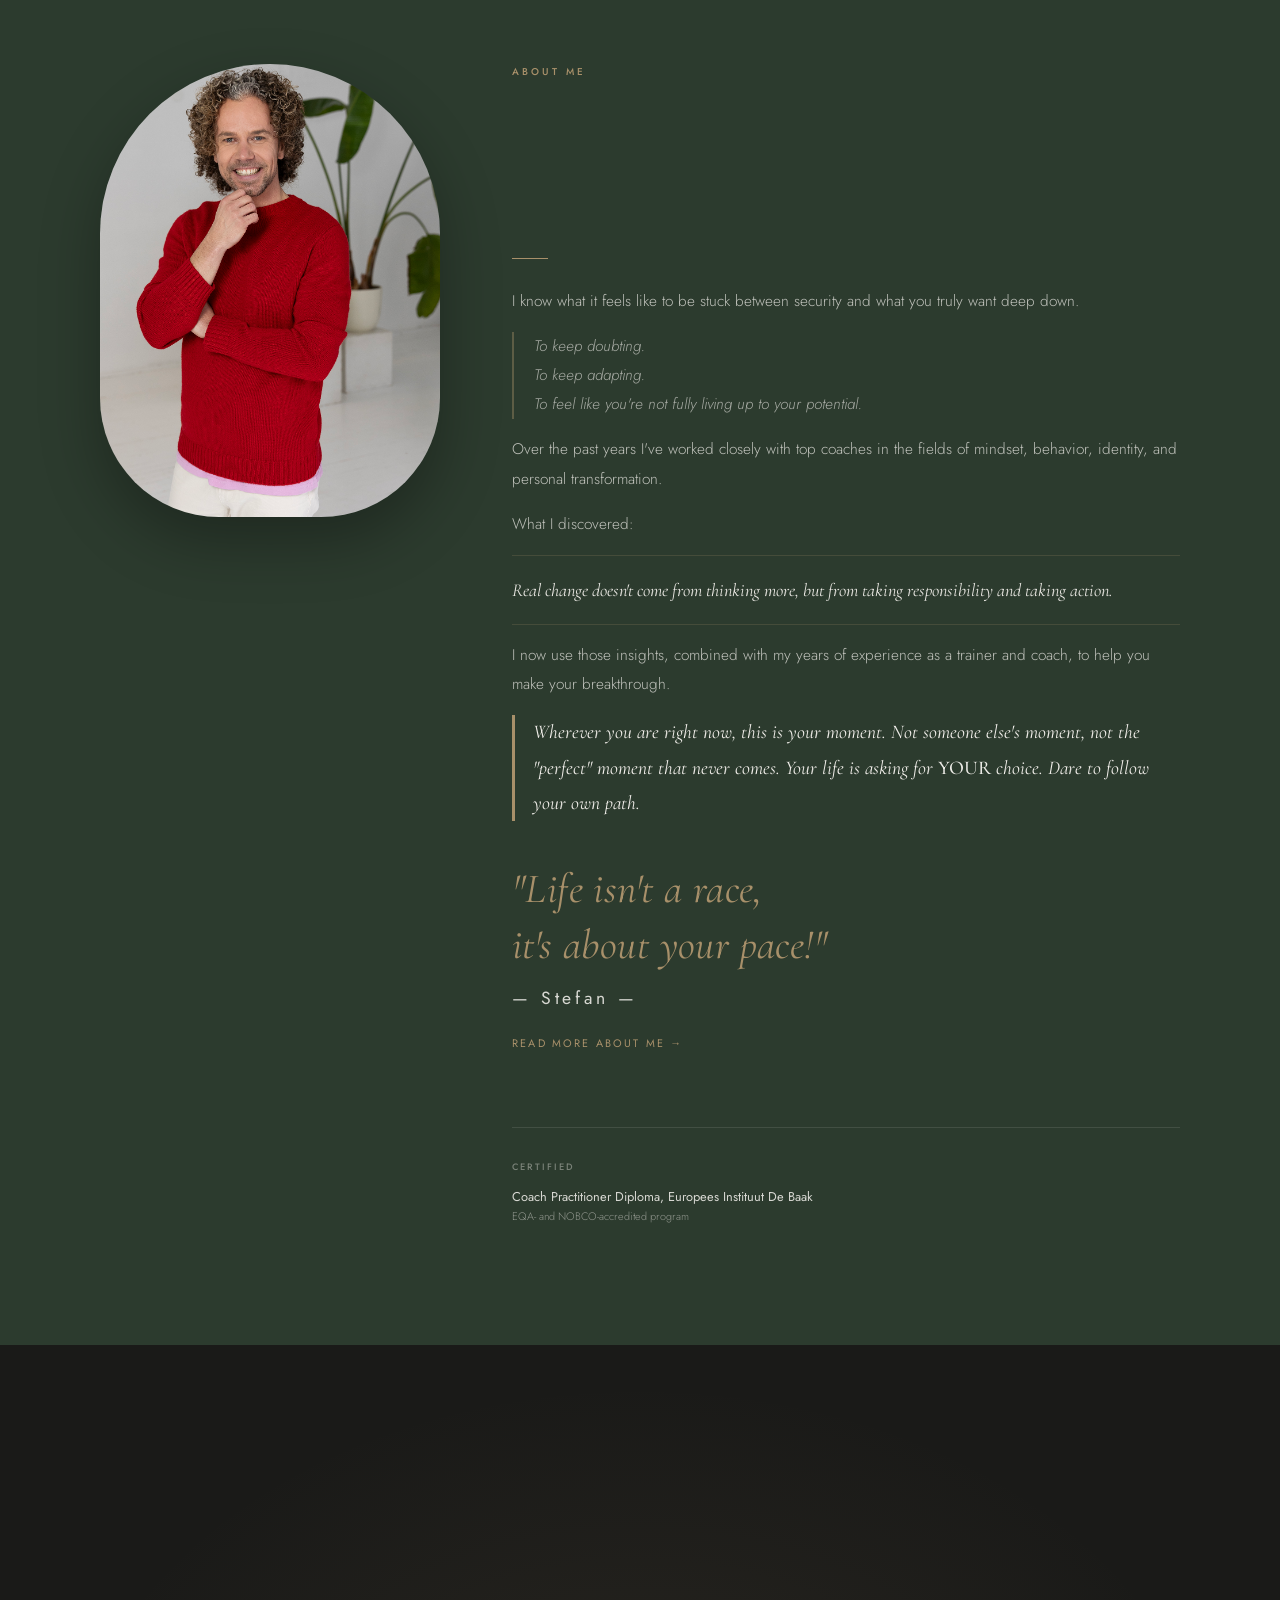
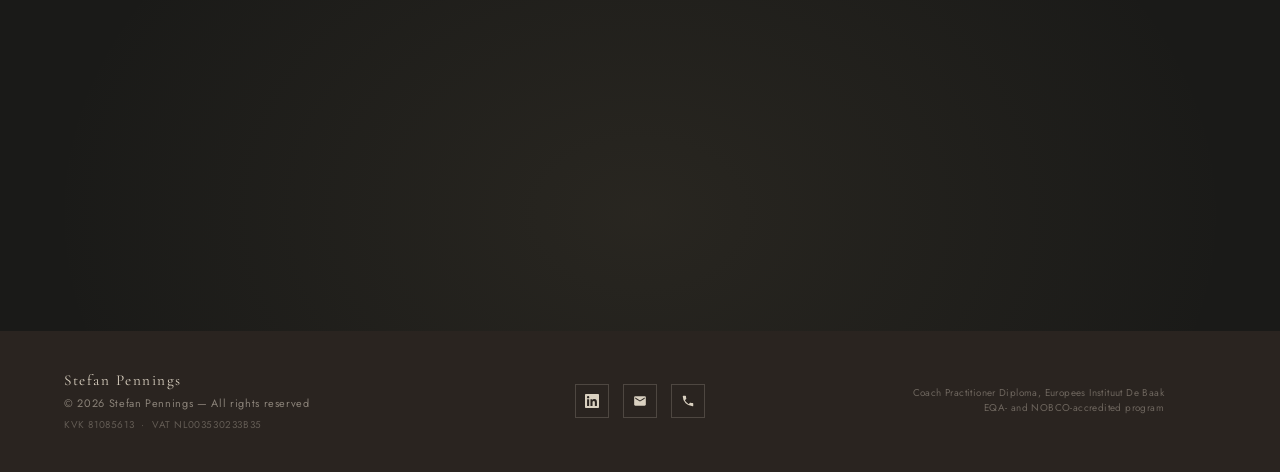
<file: preview/index-en.html>
<!DOCTYPE html>
<html lang="en">
<head>
<meta charset="UTF-8">
<meta name="viewport" content="width=device-width, initial-scale=1.0">
<title>Stefan Pennings - Coaching & Training</title>
<meta name="description" content="Stop living on autopilot. The Breakthrough Journey is a 6-week 1-on-1 coaching program for high-achieving professionals who are done doubting and ready for a life that truly feels like their own.">
<meta property="og:title" content="The Breakthrough Journey — Stefan Pennings">
<meta property="og:description" content="6-week 1-on-1 coaching program for high-achieving professionals. Make a clear choice and take concrete steps toward a life that truly feels like yours.">
<meta property="og:type" content="website">
<meta property="og:locale" content="en_US">
<meta name="twitter:card" content="summary_large_image">
<meta name="twitter:title" content="The Breakthrough Journey — Stefan Pennings">
<meta name="twitter:description" content="6-week 1-on-1 coaching program for high-achieving professionals. Stop living on autopilot.">
<link rel="preconnect" href="https://fonts.googleapis.com">
<link rel="preconnect" href="https://fonts.gstatic.com" crossorigin>
<link href="https://fonts.googleapis.com/css2?family=Cormorant+Garamond:ital,wght@0,300;0,400;0,500;0,600;1,300;1,400&family=Jost:wght@300;400;500&display=swap" rel="stylesheet">
  <link rel="stylesheet" href="../css/base.css">
  <link rel="stylesheet" href="../css/sections.css">
<style>.preview-banner{position:fixed;top:0;left:0;right:0;z-index:999;background:#C4A882;color:#1A1A18;font-family:'Jost',sans-serif;font-size:0.7rem;letter-spacing:0.05em;text-align:center;padding:8px;}</style>
</head>
<body>

<div class="preview-banner">PREVIEW — English translation concept, not live</div>

<!-- ── FLOATING WHATSAPP ── -->
<a href="https://wa.me/31628702297" class="wa-float" target="_blank" aria-label="WhatsApp Stefan">
  <svg viewBox="0 0 24 24"><path d="M17.472 14.382c-.297-.149-1.758-.867-2.03-.967-.273-.099-.471-.148-.67.15-.197.297-.767.966-.94 1.164-.173.199-.347.223-.644.075-.297-.15-1.255-.463-2.39-1.475-.883-.788-1.48-1.761-1.653-2.059-.173-.297-.018-.458.13-.606.134-.133.298-.347.446-.52.149-.174.198-.298.298-.497.099-.198.05-.371-.025-.52-.075-.149-.669-1.612-.916-2.207-.242-.579-.487-.5-.669-.51-.173-.008-.371-.01-.57-.01-.198 0-.52.074-.792.372-.272.297-1.04 1.016-1.04 2.479 0 1.462 1.065 2.875 1.213 3.074.149.198 2.096 3.2 5.077 4.487.709.306 1.262.489 1.694.625.712.227 1.36.195 1.871.118.571-.085 1.758-.719 2.006-1.413.248-.694.248-1.289.173-1.413-.074-.124-.272-.198-.57-.347m-5.421 7.403h-.004a9.87 9.87 0 01-5.031-1.378l-.361-.214-3.741.982.998-3.648-.235-.374a9.86 9.86 0 01-1.51-5.26c.001-5.45 4.436-9.884 9.888-9.884 2.64 0 5.122 1.03 6.988 2.898a9.825 9.825 0 012.893 6.994c-.003 5.45-4.437 9.884-9.885 9.884m8.413-18.297A11.815 11.815 0 0012.05 0C5.495 0 .16 5.335.157 11.892c0 2.096.547 4.142 1.588 5.945L.057 24l6.305-1.654a11.882 11.882 0 005.683 1.448h.005c6.554 0 11.89-5.335 11.893-11.893a11.821 11.821 0 00-3.48-8.413z"/></svg>
</a>

<!-- -- NAV -- -->
<nav id="nav">
  <button class="hamburger" id="hamburger" aria-label="Open menu" aria-expanded="false"><span></span><span></span><span></span></button>
  <a href="#" class="nav-logo">Stefan Pennings</a>
  <div class="nav-right">
    <div class="nav-links">
      <button class="nav-link">The Journey</button>
      <a class="nav-link" href="#">About me</a>
      <a class="nav-link" href="#">Experiences</a>
      <button class="nav-link">Contact</button>
    </div>
    <a class="nav-cta" href="#">Book a call</a>
  </div>
</nav>
<div class="hamburger-menu" id="hamburgerMenu" aria-hidden="true">
  <div class="ham-overlay" id="hamOverlay"></div>
  <div class="ham-panel">
    <button class="ham-link">The Journey</button>
    <a class="ham-link" href="#">About me</a>
    <a class="ham-link" href="#">Experiences</a>
    <button class="ham-link">Contact</button>
    <div class="ham-divider"></div>
    <a class="ham-cta-link" href="#">No obligations? Book your call here.</a>
  </div>
</div>

<div id="main-page">

<!-- HERO -->
<section class="hero">
  <div class="hero-content">
    <span class="hero-eyebrow">6 weeks &nbsp;·&nbsp; 1-on-1 &nbsp;·&nbsp; Breakthrough Journey</span>
    <h1>Stop living on<br>the <em>autopilot.</em></h1>
    <div class="hero-sub">
      <p>For high-achieving professionals whose life looks good on paper, but who feel deep down: this doesn't feel right anymore, and keep asking themselves <em>"Is this it?"</em></p>
    </div>
    <p class="hero-promise">In 6 weeks you'll make a clear choice and take concrete steps toward a life that truly feels like yours.</p>
    <div class="hero-cta-group">
      <a class="btn-primary" href="#">Book a call</a>
      <a class="hero-link-soft" href="#traject">Read more about the journey ↓</a>
    </div>
  </div>
</section>

<!-- PROBLEM -->
<section class="problem">
  <div class="s-inner">
    <h2 class="s-title fade-in">Does this sound familiar?</h2>
    <div class="divider"></div>
    <div class="pain-list">
      <div class="pain-row"><span class="pain-dot"></span><p>You function, but feel like you've lost yourself somewhere along the way.</p></div>
      <div class="pain-row"><span class="pain-dot"></span><p>You keep doubting — about your work, your relationship, your life, or your next step.</p></div>
      <div class="pain-row"><span class="pain-dot"></span><p>Deep down you know what you want. But you don't dare to make the choice.</p></div>
      <div class="pain-row"><span class="pain-dot"></span><p>You adapt to others' expectations and mostly live the way you "should."</p></div>
      <div class="pain-row"><span class="pain-dot"></span><p>You think a lot. Analyze a lot. But find it hard to truly move forward.</p></div>
      <div class="pain-row"><span class="pain-dot"></span><p>You're afraid you'll regret it if you don't change anything.</p></div>
    </div>
    <div class="problem-punch fade-in">
      <p><strong>This is the real problem:</strong><br>
      It's not that you don't know what you want.<br>
      It's that you've been running from <em>what you actually feel</em> for too long.</p>
    </div>
    <p class="section-cta fade-in"><a class="btn-primary" href="#">Ready for a breakthrough? Take the test!</a></p>
  </div>
</section>

<!-- RESULTS -->
<section class="results">
  <div class="s-inner">
    <div class="results-header fade-in">
      <span class="s-label">After 6 weeks</span>
      <h2 class="s-title">What you'll have achieved after 6 weeks</h2>
      <div class="divider"></div>
    </div>
    <div class="results-grid">
      <div class="result-card">
        <div class="result-check"><svg viewBox="0 0 24 24"><polyline points="20 6 9 17 4 12"/></svg></div>
        <p>Clarity on what you truly want</p>
      </div>
      <div class="result-card">
        <div class="result-check"><svg viewBox="0 0 24 24"><polyline points="20 6 9 17 4 12"/></svg></div>
        <p>Insight into the patterns holding you back</p>
      </div>
      <div class="result-card">
        <div class="result-check"><svg viewBox="0 0 24 24"><polyline points="20 6 9 17 4 12"/></svg></div>
        <p>A concrete decision you can no longer avoid</p>
      </div>
      <div class="result-card">
        <div class="result-check"><svg viewBox="0 0 24 24"><polyline points="20 6 9 17 4 12"/></svg></div>
        <p>A personal 90-day action plan, ready to execute</p>
      </div>
      <div class="result-card">
        <div class="result-check"><svg viewBox="0 0 24 24"><polyline points="20 6 9 17 4 12"/></svg></div>
        <p>The first real steps toward a life that's truly yours</p>
      </div>
    </div>
    <div class="section-cta fade-in">
      <a class="btn-primary" href="#">I want clarity on my next step</a>
    </div>
  </div>
</section>

<!-- TRAJECTORY -->
<section class="trajectory" id="traject">
  <div class="s-inner">
    <div class="traj-header fade-in">
      <div class="traj-left">
        <span class="s-label">The program</span>
        <h2 class="s-title">The Breakthrough Journey</h2>
        <div class="divider"></div>
      </div>
      <div class="traj-right">
        <span class="traj-pill">From doubt to choice in 6 weeks</span>
        <span class="traj-meta">Intensive &nbsp;·&nbsp; 1-on-1 &nbsp;·&nbsp; Results-driven</span>
      </div>
    </div>
    <div class="weeks">
      <div class="week-item">
        <button class="week-trigger" onclick="toggleWeek(this)">
          <span class="week-label">Week 1</span>
          <span class="week-title-text">Confrontation &amp; Reality</span>
          <span class="week-arrow"><svg viewBox="0 0 24 24"><line x1="12" y1="5" x2="12" y2="19"/><line x1="5" y1="12" x2="19" y2="12"/></svg></span>
        </button>
        <div class="week-body"><p>Taking an honest look at where you stand now and what you want to achieve. We lay the foundation for real change.</p></div>
      </div>
      <div class="week-item">
        <button class="week-trigger" onclick="toggleWeek(this)">
          <span class="week-label">Week 2</span>
          <span class="week-title-text">Patterns &amp; Beliefs</span>
          <span class="week-arrow"><svg viewBox="0 0 24 24"><line x1="12" y1="5" x2="12" y2="19"/><line x1="5" y1="12" x2="19" y2="12"/></svg></span>
        </button>
        <div class="week-body"><p>Uncovering the beliefs that are holding you back. Why do you do what you do, and what is it actually costing you?</p></div>
      </div>
      <div class="week-item">
        <button class="week-trigger" onclick="toggleWeek(this)">
          <span class="week-label">Week 3</span>
          <span class="week-title-text">Breakthrough &amp; New Behavior</span>
          <span class="week-arrow"><svg viewBox="0 0 24 24"><line x1="12" y1="5" x2="12" y2="19"/><line x1="5" y1="12" x2="19" y2="12"/></svg></span>
        </button>
        <div class="week-body"><p>Breaking free from old beliefs and developing new behavior. Who are you when you stop adapting?</p></div>
      </div>
      <div class="week-item">
        <button class="week-trigger" onclick="toggleWeek(this)">
          <span class="week-label">Week 4</span>
          <span class="week-title-text">The Choice</span>
          <span class="week-arrow"><svg viewBox="0 0 24 24"><line x1="12" y1="5" x2="12" y2="19"/><line x1="5" y1="12" x2="19" y2="12"/></svg></span>
        </button>
        <div class="week-body"><p>Finally making the decision you've been postponing for too long. Cutting through the knot. Choosing yourself, without guilt.</p></div>
      </div>
      <div class="week-item">
        <button class="week-trigger" onclick="toggleWeek(this)">
          <span class="week-label">Week 5</span>
          <span class="week-title-text">From Choice to Action</span>
          <span class="week-arrow"><svg viewBox="0 0 24 24"><line x1="12" y1="5" x2="12" y2="19"/><line x1="5" y1="12" x2="19" y2="12"/></svg></span>
        </button>
        <div class="week-body"><p>Building a concrete 90-day plan. From insight to execution. Step by step.</p></div>
      </div>
      <div class="week-item">
        <button class="week-trigger" onclick="toggleWeek(this)">
          <span class="week-label">Week 6</span>
          <span class="week-title-text">Implementation &amp; Identity</span>
          <span class="week-arrow"><svg viewBox="0 0 24 24"><line x1="12" y1="5" x2="12" y2="19"/><line x1="5" y1="12" x2="19" y2="12"/></svg></span>
        </button>
        <div class="week-body"><p>Preventing a relapse into old patterns. Anchoring your new identity for the long term.</p></div>
      </div>
    </div>
    <div class="section-cta fade-in">
      <a class="btn-primary" href="#">Find out if this journey is right for you</a>
    </div>
  </div>
</section>

<!-- PRACTICAL -->
<section class="practical">
  <div class="s-inner">
    <div class="fade-in">
      <span class="s-label">What you get</span>
      <h2 class="s-title">This journey includes:</h2>
      <div class="divider"></div>
</div>
    <div class="offer-grid">
      <div class="offer-card">
        <div class="offer-icon">🎯</div>
        <div class="offer-title">6 Intensive Sessions</div>
        <p class="offer-desc">Weekly 1-on-1 conversations of 75 minutes. Personal and results-driven.</p>
      </div>
      <div class="offer-card">
        <div class="offer-icon">💬</div>
        <div class="offer-title">WhatsApp Support</div>
        <p class="offer-desc">Direct contact in between sessions for questions, insights, or when you feel stuck.</p>
      </div>
      <div class="offer-card">
        <div class="offer-icon">✍️</div>
        <div class="offer-title">Personal Workbook</div>
        <p class="offer-desc">Focused exercises and reflections that get you moving right away.</p>
      </div>
      <div class="offer-card">
        <div class="offer-icon">🗺️</div>
        <div class="offer-title">90-Day Action Plan</div>
        <p class="offer-desc">A personal step-by-step plan for the period after the journey. Concrete and actionable.</p>
      </div>
      <div class="offer-card">
        <div class="offer-icon">🔒</div>
        <div class="offer-title">Accountability</div>
        <p class="offer-desc">Intensive guidance so you don't fall back into old patterns.</p>
      </div>
    </div>
  </div>
</section>

<section class="testimonials fade-in">
  <div class="s-inner" style="text-align:center;">
    <p class="s-label">Experiences</p>
    <div class="divider" style="margin:28px auto;"></div>
    <h2 class="s-title" style="color:var(--off-white);">In their words</h2>
  </div>
  <div class="testi-grid">
    <div class="testi-card fade-in">
      <p class="testi-text">The Breakthrough Journey helped me recognize my patterns better and deal with them more consciously. I learned a lot about myself and noticed that it allows me to make choices with more calm and confidence.</p>
      <span class="testi-name">Daan — Entrepreneur</span>
    </div>
    <div class="testi-card fade-in">
      <p class="testi-text">During the coaching sessions with Stefan I gained new insights that I can genuinely put into practice. Stefan works decisively (...) He is patient and has a direct way of communicating, which I really appreciated.</p>
      <span class="testi-name">Alexa — Account Manager</span>
    </div>
  </div>
  <p style="text-align:center;margin-top:32px;">
    <a href="#" style="color:var(--gold);font-family:var(--sans);font-size:0.75rem;font-weight:500;letter-spacing:0.14em;text-transform:uppercase;text-decoration:none;">Read more experiences</a>
  </p>
</section>
<!-- INVESTMENT -->
<section class="investment" id="kennismaking">
  <div class="investment-inner">
    <span class="s-label">Investment</span>
    <h2 class="s-title fade-in"><em>Investment</em></h2>
    <div class="divider" style="margin:28px auto;"></div>
    <div class="price-block fade-in">
      <span class="price-tag">The Breakthrough Journey</span>
      <div class="price-amount">€1.250</div>
      <p class="price-note">excl. VAT &nbsp;·&nbsp; 6 weeks &nbsp;·&nbsp; 1-on-1</p>
      <p class="price-sub">For people who feel ready to stop<br>staying stuck in doubt.</p>
<a class="btn-outline" href="#">Book a call</a>
    </div>
  </div>
</section>

<!-- ABOUT -->
<section class="about" id="over-mij">
  <div class="s-inner">
    <div class="about-layout-grid">
      <div class="about-image-col">
        <div class="about-img-frame">
          <img src="../images/stefan.jpg" alt="Stefan Pennings" width="1181" height="1772">
        </div>
      </div>
      <div class="about-text-col">
        <span class="s-label">About me</span>
        <h2 class="s-title fade-in">Why I understand you<br><em>like no one else</em></h2>
        <div class="divider"></div>
        <p class="about-text">I know what it feels like to be stuck between security and what you truly want deep down.</p>
        <p class="about-list-text">To keep doubting.<br>To keep adapting.<br>To feel like you're not fully living up to your potential.</p>
        <p class="about-text">Over the past years I've worked closely with top coaches in the fields of mindset, behavior, identity, and personal transformation.</p>
        <p class="about-text">What I discovered:</p>
        <p class="about-bold">Real change doesn't come from thinking more, but from taking responsibility and taking action.</p>
        <p class="about-text">I now use those insights, combined with my years of experience as a trainer and coach, to help you make your breakthrough.</p>
        <p class="about-cta-line">Wherever you are right now, this is your moment. Not someone else's moment, not the "perfect" moment that never comes. Your life is asking for <strong style="font-style:normal;color:rgba(247,244,240,0.95);font-weight:500;">YOUR</strong> choice. Dare to follow your own path.</p>
        <p class="about-quote"><em>"Life isn't a race,<br>it's about your pace!"</em></p>
        <p class="about-sig">— Stefan —</p>
        <a class="about-read-more" href="#">Read more about me →</a>
        <div class="cert-logos">
          <span class="cert-label">Certified</span>
          <p class="cert-text">Coach Practitioner Diploma, Europees Instituut De Baak<span class="cert-text-sub">EQA- and NOBCO-accredited program</span></p>
        </div>
      </div>
    </div><!-- /.about-layout-grid -->
  </div>
</section>

<!-- FINAL CTA -->
<section class="final-cta">
  <div class="final-inner fade-in">
    <p class="final-title">You've known for a while<br>that something needs to <em>change.</em></p>
    <p class="final-sub">The only question is:<br>How much longer will you wait?</p>
    <a class="btn-primary" href="#">Book a call</a>
  </div>
</section>

</div><!-- /#main-page -->

<!-- FOOTER -->
<footer>
  <div class="footer-left">
    <span class="footer-logo">Stefan Pennings</span>
    <span class="footer-copy">© 2026 Stefan Pennings — All rights reserved</span>
    <span class="footer-legal">KVK 81085613 &nbsp;·&nbsp; VAT NL003530233B35</span>
  </div>
  <div class="footer-social">
    <a href="https://www.linkedin.com/in/stefanpennings/" target="_blank" aria-label="LinkedIn">
      <svg viewBox="0 0 24 24"><path d="M20.447 20.452h-3.554v-5.569c0-1.328-.027-3.037-1.852-3.037-1.853 0-2.136 1.445-2.136 2.939v5.667H9.351V9h3.414v1.561h.046c.477-.9 1.637-1.85 3.37-1.85 3.601 0 4.267 2.37 4.267 5.455v6.286zM5.337 7.433a2.062 2.062 0 01-2.063-2.065 2.064 2.064 0 112.063 2.065zm1.782 13.019H3.555V9h3.564v11.452zM22.225 0H1.771C.792 0 0 .774 0 1.729v20.542C0 23.227.792 24 1.771 24h20.451C23.2 24 24 23.227 24 22.271V1.729C24 .774 23.2 0 22.222 0h.003z"/></svg>
    </a>
    <a href="mailto:sja.pennings@gmail.com" aria-label="E-mail">
      <svg viewBox="0 0 24 24"><path d="M20 4H4c-1.1 0-2 .9-2 2v12c0 1.1.9 2 2 2h16c1.1 0 2-.9 2-2V6c0-1.1-.9-2-2-2zm0 4l-8 5-8-5V6l8 5 8-5v2z"/></svg>
    </a>
    <a href="tel:+31628702297" aria-label="Call Stefan">
      <svg viewBox="0 0 24 24"><path d="M6.62 10.79a15.05 15.05 0 006.59 6.59l2.2-2.2a1 1 0 011.01-.24 11.47 11.47 0 003.58.57 1 1 0 011 1V20a1 1 0 01-1 1A17 17 0 013 4a1 1 0 011-1h3.5a1 1 0 011 1c0 1.25.2 2.45.57 3.58a1 1 0 01-.25 1.01l-2.2 2.2z"/></svg>
    </a>
  </div>
  <div class="footer-right">
    <div class="footer-certs">
      <span class="footer-cert-text">Coach Practitioner Diploma, Europees Instituut De Baak<br>EQA- and NOBCO-accredited program</span>
    </div>
  </div>
</footer>

</body>
</html>
</file>
<file: css/base.css>
*,*::before,*::after{box-sizing:border-box;margin:0;padding:0;}
:root{
  --off-white:#F7F4F0;
  --cream:#EDE8DF;
  --warm-beige:#D9D0C0;
  --warm-grey:#8A8278;
  --dark-brown:#2A2420;
  --forest:#2C3B2E;
  --charcoal:#1A1A18;
  --gold:#A8906A;
  --gold-light:#C4A882;
  --serif:'Cormorant Garamond',Georgia,serif;
  --sans:'Jost',sans-serif;

  /* ── THEME TOKENS (overridden by theme classes) ── */
  --bg-hero:#1A1A18;
  --bg-problem:#1A1A18;
  --bg-results:#2C3B2E;
  --bg-trajectory:#F7F4F0;
  --bg-practical:#EDE8DF;
  --bg-about:#2C3B2E;
  --bg-investment:#F7F4F0;
  --bg-final:#1A1A18;
}

/* ── FLOATING WHATSAPP ── */
.wa-float{
  position:fixed;bottom:32px;right:32px;z-index:500;
  width:54px;height:54px;border-radius:50%;
  background:#25D366;
  display:flex;align-items:center;justify-content:center;
  box-shadow:0 4px 20px rgba(37,211,102,0.38);
  text-decoration:none;
  transition:transform 0.3s,box-shadow 0.3s;
}
.wa-float:hover{transform:scale(1.1);box-shadow:0 6px 30px rgba(37,211,102,0.55);}
.wa-float svg{width:26px;height:26px;fill:#fff;}

/* ── FLOATING ZELFTEST NUDGE ── */
.zt-float{
  position:fixed;bottom:32px;left:32px;z-index:499;
  max-width:250px;background:var(--off-white);
  border:1px solid rgba(168,144,106,0.4);border-radius:8px;
  padding:20px 22px;box-shadow:0 12px 44px rgba(0,0,0,0.45);
  opacity:0;visibility:hidden;transform:translateY(16px);
  transition:opacity 0.5s ease,transform 0.5s ease,visibility 0.5s;
}
.zt-float.is-visible{opacity:1;visibility:visible;transform:translateY(0);}
.zt-float-close{position:absolute;top:6px;right:8px;background:none;border:none;color:var(--warm-grey);font-size:1.2rem;line-height:1;cursor:pointer;padding:6px;}
.zt-float-close:hover{color:var(--charcoal);}
.zt-float-text{font-family:var(--serif);font-style:italic;font-size:1.05rem;color:var(--charcoal);margin-bottom:14px;padding-right:10px;}
.zt-float-btn{display:inline-block;font-family:var(--sans);font-size:0.68rem;font-weight:500;letter-spacing:0.1em;text-transform:uppercase;color:var(--charcoal);background:var(--gold);padding:11px 18px;border-radius:3px;text-decoration:none;transition:background 0.3s;}
.zt-float-btn:hover{background:var(--gold-light);}

/* ── NAV ── */
nav{
  position:fixed;top:0;left:0;right:0;z-index:200;
  padding:26px 64px;
  display:flex;justify-content:space-between;align-items:center;
  gap:20px;
  transition:background 0.5s,padding 0.4s,box-shadow 0.4s;
}
nav.scrolled{
  background:rgba(247,244,240,0.96);
  backdrop-filter:blur(16px);
  padding:16px 64px;
  box-shadow:0 1px 0 rgba(168,144,106,0.12);
}
.nav-logo{
  font-family:var(--serif);font-size:clamp(1.15rem,1.7vw,2.2rem);font-weight:500;
  letter-spacing:0.08em;color:var(--off-white);text-decoration:none;
  transition:color 0.4s;white-space:nowrap;display:inline-block;line-height:1.15;
  max-width:220px;flex-shrink:0;position:relative;z-index:2;
}
nav.scrolled .nav-logo{color:var(--charcoal);}
.nav-links{display:flex;align-items:center;gap:30px;}
.nav-link{
  font-family:var(--sans);font-size:0.67rem;font-weight:400;
  letter-spacing:0.2em;text-transform:uppercase;
  color:rgba(247,244,240,0.78);background:none;border:none;padding:0;text-decoration:none;
  transition:color 0.3s;cursor:pointer;
}
.nav-link:hover{color:var(--off-white);}
.nav-link.active{color:var(--gold);}
nav.scrolled .nav-link{color:var(--warm-grey);}
nav.scrolled .nav-link:hover{color:var(--charcoal);}
nav.scrolled .nav-link.active{color:var(--gold);}
.nav-cta{
  font-family:var(--sans);font-size:0.65rem;font-weight:500;
  letter-spacing:0.2em;text-transform:uppercase;
  color:var(--charcoal);background:var(--off-white);
  padding:12px 24px;cursor:pointer;border:none;
  transition:background 0.3s,color 0.3s,transform 0.2s;white-space:nowrap;
}
.nav-cta:hover{background:var(--gold);color:var(--off-white);transform:translateY(-1px);}
nav.scrolled .nav-cta{background:var(--charcoal);color:var(--off-white);}
nav.scrolled .nav-cta:hover{background:var(--gold);}

/* ── SECTION CTA ── */
.section-cta{text-align:center;margin-top:48px;}

/* ── BUTTONS ── */
.btn-primary{
  display:inline-block;font-family:var(--sans);font-size:0.7rem;font-weight:500;
  letter-spacing:0.22em;text-transform:uppercase;text-decoration:none;
  color:var(--charcoal);background:var(--off-white);padding:18px 44px;
  transition:background 0.3s,color 0.3s,transform 0.25s;cursor:pointer;border:none;
}
.btn-primary:hover{background:var(--gold);color:var(--off-white);transform:translateY(-2px);}
.btn-outline{
  display:inline-block;font-family:var(--sans);font-size:0.7rem;font-weight:500;
  letter-spacing:0.22em;text-transform:uppercase;text-decoration:none;
  color:var(--charcoal);border:1px solid rgba(168,144,106,0.5);padding:18px 44px;
  transition:background 0.3s,color 0.3s,border-color 0.3s,transform 0.25s;cursor:pointer;
}
.btn-outline:hover{background:var(--charcoal);color:var(--off-white);border-color:var(--charcoal);transform:translateY(-2px);}

/* ── SECTION BASE ── */
section{padding:120px 64px;}
.s-inner{max-width:1080px;margin:0 auto;}
.s-label{
  font-family:var(--sans);font-size:0.62rem;font-weight:500;
  letter-spacing:0.3em;text-transform:uppercase;color:var(--gold);
  margin-bottom:16px;display:block;
}
.s-title{
  font-family:var(--serif);font-size:clamp(2.4rem,4.8vw,4rem);
  font-weight:300;line-height:1.1;color:var(--charcoal);letter-spacing:-0.01em;
}
.s-title em{font-style:italic;}
.divider{width:36px;height:1px;background:var(--gold);margin:28px 0;}
.fade-in{opacity:0;transform:translateY(22px);transition:opacity 0.8s,transform 0.8s;}
.fade-in.visible{opacity:1;transform:translateY(0);}

/* ── HERO ── */
.hero{
  position:relative;height:100vh;min-height:720px;
  overflow:hidden;
  display:flex;align-items:flex-end;
  padding-top:clamp(120px,11vw,180px);
  background:linear-gradient(165deg,#1a1f14 0%,#2a2e1e 40%,#1a1a18 100%);
  background-color:var(--bg-hero);
}
.hero::before{
  content:'';position:absolute;inset:0;z-index:1;pointer-events:none;
  background:
    radial-gradient(ellipse at 30% 70%,rgba(168,144,106,0.22) 0%,transparent 55%),
    radial-gradient(ellipse at 75% 30%,rgba(168,144,106,0.07) 0%,transparent 50%);
}
.hero::after{
  content:'';position:absolute;inset:0;z-index:1;pointer-events:none;
  background-image:url("data:image/svg+xml,%3Csvg xmlns='http://www.w3.org/2000/svg' width='300' height='300'%3E%3Cfilter id='n'%3E%3CfeTurbulence type='fractalNoise' baseFrequency='0.78' numOctaves='4' stitchTiles='stitch'/%3E%3C/filter%3E%3Crect width='300' height='300' filter='url(%23n)'/%3E%3C/svg%3E");
  opacity:0.04;
}
.hero-content{
  position:relative;z-index:2;
  width:min(100%,860px);
  max-width:860px;padding:0 64px 110px;
  opacity:0;transform:translateY(32px);
  animation:fadeUp 1.2s 0.4s ease forwards;
  margin-top:clamp(12px,1.2vw,24px);
}
@keyframes fadeUp{to{opacity:1;transform:translateY(0);}}
.hero-eyebrow{
  font-family:var(--sans);font-size:0.63rem;font-weight:500;
  letter-spacing:0.32em;text-transform:uppercase;
  color:var(--gold);margin-bottom:28px;display:block;
}
.hero h1{
  font-family:var(--serif);font-size:clamp(3rem,6.5vw,5.8rem);
  font-weight:300;line-height:1.04;color:var(--off-white);
  margin-bottom:36px;letter-spacing:-0.02em;
  max-width:820px;
}
.hero h1 em{font-style:italic;font-weight:300;}
.hero-sub{
  font-size:1.05rem;font-weight:300;line-height:1.9;
  color:rgba(247,244,240,0.72);max-width:560px;margin-bottom:32px;
}
.hero-sub em{font-style:italic;color:rgba(247,244,240,0.92);}
.hero-promise{
  font-family:var(--serif);font-size:1.28rem;font-weight:400;
  font-style:italic;color:var(--off-white);
  line-height:1.55;margin-bottom:48px;max-width:540px;
  padding-left:20px;border-left:2px solid var(--gold);
}
.hero-cta-group{display:flex;align-items:center;gap:32px;flex-wrap:wrap;}
.hero-link-soft{
  font-family:var(--sans);font-size:0.68rem;font-weight:400;
  letter-spacing:0.18em;text-transform:uppercase;text-decoration:none;
  color:rgba(247,244,240,0.5);
  border-bottom:1px solid rgba(247,244,240,0.2);padding-bottom:2px;
  transition:color 0.3s,border-color 0.3s;
}
.hero-link-soft:hover{color:var(--gold);border-color:var(--gold);}

/* ── PROBLEM ── */
.problem{background:var(--bg-problem);}
.problem .s-title{color:var(--off-white);font-size:clamp(2.2rem,4.5vw,4rem);white-space:nowrap;}

.pain-list{
  margin-top:52px;
  max-width:780px;
}
.pain-row{
  display:flex;align-items:flex-start;gap:28px;
  padding:22px 0 22px 12px;
  border-left:3px solid transparent;
  border-bottom:1px solid rgba(255,255,255,0.06);
  opacity:0;transform:translateY(22px);
  transition:opacity 0.55s ease,transform 0.55s ease,border-color 0.4s,background 0.4s;
}
.pain-row:first-child{border-top:1px solid rgba(255,255,255,0.06);}
.pain-row.visible{opacity:1;transform:translateY(0);}
.pain-row.visible.active{
  border-left-color:var(--gold);
  background:rgba(168,144,106,0.14);
}
.pain-row.visible.active p{
  color:var(--off-white);
  transition:color 0.4s;
}
.pain-row.visible.active .pain-dot{
  box-shadow:0 0 10px 3px rgba(168,144,106,0.75);
  transition:box-shadow 0.4s;
}
.pain-dot{
  flex-shrink:0;
  width:6px;height:6px;border-radius:50%;
  background:var(--gold);margin-top:14px;
}
.pain-row p{
  font-family:var(--serif);font-size:clamp(1.2rem,2vw,1.55rem);font-weight:300;
  font-style:italic;color:rgba(247,244,240,0.88);line-height:1.5;
  transition:color 0.4s;
}

.problem-punch{
  margin-top:60px;padding:48px 56px;
  background:rgba(168,144,106,0.07);
  border-left:2px solid var(--gold);
  opacity:0;transform:translateY(20px);
  transition:opacity 0.8s,transform 0.8s;
}
.problem-punch.visible{opacity:1;transform:translateY(0);}
.problem-punch p{
  font-family:var(--serif);font-size:clamp(1.5rem,2.6vw,2.2rem);
  font-weight:300;color:var(--off-white);line-height:1.3;
}
.problem-punch p em{font-style:italic;color:var(--gold);}
.problem-punch p strong{color:#fff;font-weight:600;}
/* ── RESULTS ── */
.results{background:var(--bg-results);}
.results-header{text-align:center;margin-bottom:60px;}
.results-header .s-title{color:#fff;white-space:nowrap;font-size:clamp(2rem,4vw,3.6rem);}
.results-header .s-title em{color:var(--gold-light);}
.results-header .divider{margin:28px auto;}
.results-grid{
  display:grid;grid-template-columns:repeat(5,1fr);
  gap:3px;
}
.result-card{
  background:rgba(255,255,255,0.04);
  padding:48px 24px 44px;text-align:center;
  position:relative;overflow:hidden;
  opacity:0;transform:translateY(20px);
  transition:opacity 0.6s,transform 0.6s,background 0.35s;
}
.result-card:hover{background:rgba(168,144,106,0.12);}
.result-card.visible{opacity:1;transform:translateY(0);}
.result-check{
  width:44px;height:44px;border-radius:50%;
  background:rgba(168,144,106,0.2);
  display:flex;align-items:center;justify-content:center;
  margin:0 auto 22px;border:1px solid rgba(168,144,106,0.4);
}
.result-check svg{width:20px;height:20px;stroke:var(--gold-light);fill:none;stroke-width:2.5;stroke-linecap:round;stroke-linejoin:round;}
.result-card p{
  font-family:var(--serif);font-size:1.08rem;font-weight:400;
  font-style:italic;color:rgba(247,244,240,0.95);line-height:1.6;
}

/* ── TRAJECTORY ── */
.trajectory{background:var(--bg-trajectory);}
.trajectory .btn-primary{background:var(--charcoal);color:var(--off-white);}
.trajectory .btn-primary:hover{background:var(--gold);color:var(--off-white);}
.traj-header{
  display:flex;align-items:flex-start;justify-content:space-between;
  gap:40px;margin-bottom:0;
}
.traj-left{}
.traj-right{
  flex-shrink:0;
  display:flex;flex-direction:column;align-items:center;justify-content:flex-end;
  padding-bottom:4px;
}
.traj-pill{
  display:block;
  font-family:var(--serif);font-size:1.28rem;font-weight:300;font-style:italic;
  color:var(--gold);border:1px solid var(--gold);
  padding:16px 32px;line-height:1.35;text-align:center;white-space:nowrap;
}
.traj-meta{
  font-family:var(--sans);font-size:0.6rem;font-weight:400;
  letter-spacing:0.2em;text-transform:uppercase;color:var(--warm-grey);
  margin-top:12px;display:block;
}

.weeks{margin-top:52px;}
.week-item{
  border-bottom:1px solid var(--warm-beige);overflow:hidden;
  opacity:0;transform:translateY(12px);
  transition:opacity 0.5s,transform 0.5s;
}
.week-item:first-child{border-top:1px solid var(--warm-beige);}
.week-item.visible-fade{opacity:1;transform:translateY(0);}
.week-trigger{
  display:grid;grid-template-columns:120px 1fr 28px;
  align-items:center;gap:0;padding:28px 0;cursor:pointer;
  background:none;border:none;width:100%;text-align:left;
  transition:background 0.2s;
}
.week-trigger:hover{background:rgba(168,144,106,0.04);}
.week-label{
  font-family:var(--sans);font-size:0.65rem;font-weight:500;
  letter-spacing:0.22em;text-transform:uppercase;color:var(--gold);
}
.week-title-text{
  font-family:var(--serif);font-size:1.2rem;font-weight:400;color:var(--charcoal);
}
.week-arrow{
  width:24px;height:24px;display:flex;align-items:center;justify-content:center;flex-shrink:0;
}
.week-arrow svg{width:16px;height:16px;stroke:var(--warm-grey);fill:none;stroke-width:2;stroke-linecap:round;
  transition:transform 0.35s;}
.week-item.open .week-arrow svg{transform:rotate(45deg);}
.week-body{
  max-height:0;overflow:hidden;
  transition:max-height 0.45s cubic-bezier(0.4,0,0.2,1),padding 0.3s;
  padding:0 0 0 120px;
}
.week-item.open .week-body{max-height:160px;padding:0 0 26px 120px;}
.week-body p{
  font-family:var(--sans);font-size:0.9rem;font-weight:300;
  color:var(--warm-grey);line-height:1.8;
}

/* ── PRACTICAL ── */
.practical{background:var(--bg-practical);}
.practical .s-title{white-space:nowrap;}
.practical-promise-sub{
  font-family:var(--sans);font-size:0.88rem;font-weight:300;
  color:var(--warm-grey);text-align:left;
  margin-top:28px;margin-bottom:6px;line-height:1.7;
}
.practical-promise{
  font-family:var(--sans);font-size:1.22rem;font-weight:500;
  color:var(--dark-brown);text-align:left;
  margin-top:0;margin-bottom:0;line-height:1.5;
}

.offer-grid{
  display:grid;grid-template-columns:repeat(5,1fr);
  gap:16px;margin-top:52px;
}

.offer-card{
  background:var(--off-white);
  padding:40px 28px 36px;text-align:center;
  border-top:2px solid transparent;
  border-bottom:1px solid var(--warm-beige);
  opacity:0;transform:translateY(18px);
  transition:opacity 0.6s,transform 0.6s,border-top-color 0.35s,box-shadow 0.35s,background 0.35s;
}
.offer-card:hover{
  border-top-color:var(--gold);
  box-shadow:0 12px 36px rgba(0,0,0,0.06);
  transform:translateY(-4px) !important;
  background:#fff;
}
.offer-card.visible{opacity:1;transform:translateY(0);}
.offer-icon{
  width:48px;height:48px;border-radius:50%;
  background:var(--cream);border:1px solid var(--warm-beige);
  display:flex;align-items:center;justify-content:center;
  margin:0 auto 20px;
  font-size:1.1rem;
}
.offer-title{
  font-family:var(--serif);font-size:1.08rem;font-weight:400;
  color:var(--charcoal);margin-bottom:10px;line-height:1.3;
}
.offer-desc{
  font-family:var(--sans);font-size:0.78rem;font-weight:300;
  color:var(--warm-grey);line-height:1.75;
}
</file>
<file: css/sections.css>
/* ── ABOUT ── */
.about{background:var(--bg-about);padding:120px 64px;}
.about .s-inner{max-width:1080px;margin:0 auto;}
.about-layout-grid{
  display:grid;grid-template-columns:340px 1fr;
  gap:72px;align-items:start;
}
.about-image-col{}
.about-img-frame{
  width:100%;
  border-radius:200px 200px 140px 140px;
  overflow:hidden;
  aspect-ratio:3/4;
  position:relative;
  box-shadow:0 24px 60px rgba(0,0,0,0.3);
}
.about-img-frame img{
  width:100%;height:100%;
  object-fit:cover;
  object-position:center 25%;
  display:block;
}
.about-text-col{}
.about .s-title{color:var(--off-white);}
.about .divider{background:var(--gold);}
.about-text{
  font-family:var(--sans);font-size:0.96rem;font-weight:300;
  color:rgba(247,244,240,0.72);line-height:1.9;margin-bottom:16px;
}
.about-list-text{
  font-family:var(--sans);font-size:0.96rem;font-weight:300;
  color:rgba(247,244,240,0.6);line-height:1.9;margin-bottom:16px;
  padding-left:20px;border-left:2px solid rgba(168,144,106,0.4);
  font-style:italic;
}
.about-bold{
  font-family:var(--serif);font-size:1.14rem;
  font-style:italic;font-weight:400;
  color:rgba(247,244,240,0.92);line-height:1.55;
  padding:20px 0;margin:8px 0 16px;
  border-top:1px solid rgba(168,144,106,0.2);
  border-bottom:1px solid rgba(168,144,106,0.2);
}
.about-cta-line{
  font-family:var(--serif);font-size:1.22rem;font-weight:400;
  font-style:italic;color:rgba(247,244,240,0.97);
  line-height:1.8;margin-bottom:16px;
  border-left:3px solid var(--gold);
  padding-left:18px;
}
.about-quote{
  font-family:var(--serif);font-size:2.6rem !important;font-style:italic;
  color:var(--gold);margin-top:40px;margin-bottom:12px;line-height:1.35;
  letter-spacing:0.01em;display:block;
}
.about-sig{
  font-family:var(--sans);font-size:1.1rem !important;font-weight:400;
  letter-spacing:0.22em;color:rgba(247,244,240,0.85);
  margin-top:4px;display:block;
}


/* ── INVESTMENT ── */
.investment{background:var(--bg-investment);}
.investment-inner{max-width:720px;margin:0 auto;text-align:center;}
.price-block{
  margin:52px 0;padding:64px 56px;
  background:var(--cream);border:1px solid var(--warm-beige);
  position:relative;
}
.price-tag{
  position:absolute;top:-1px;left:50%;transform:translateX(-50%);
  background:var(--gold);color:var(--off-white);
  font-family:var(--sans);font-size:0.6rem;font-weight:500;
  letter-spacing:0.24em;text-transform:uppercase;
  padding:6px 22px;white-space:nowrap;
}
.price-amount{
  font-family:var(--serif);font-size:clamp(4rem,8vw,6.5rem);
  font-weight:300;color:var(--charcoal);line-height:1;margin-bottom:10px;
}
.price-note{
  font-family:var(--sans);font-size:0.76rem;font-weight:300;
  color:var(--warm-grey);letter-spacing:0.08em;margin-bottom:32px;
}
.price-sub{
  font-family:var(--serif);font-size:1.12rem;font-weight:300;
  font-style:italic;color:var(--warm-grey);line-height:1.6;margin-bottom:24px;
}
.price-spots{
  display:inline-block;
  font-family:var(--sans);font-size:0.7rem;font-weight:600;
  letter-spacing:0.14em;text-transform:uppercase;
  color:var(--off-white);background:var(--gold);
  padding:18px 36px;margin:0 20px 36px 0;
  vertical-align:middle;border-radius:2px;
}

/* ── FINAL CTA ── */
.final-cta{background:var(--bg-final);text-align:center;position:relative;overflow:hidden;}
.final-cta::before{
  content:'';position:absolute;inset:0;
  background:radial-gradient(ellipse at 50% 80%,rgba(168,144,106,0.1) 0%,transparent 65%);
}
.final-inner{position:relative;z-index:1;max-width:680px;margin:0 auto;}
.final-title{
  font-family:var(--serif);font-size:clamp(2rem,4.2vw,3.6rem);
  font-weight:300;color:var(--off-white);line-height:1.35;margin-bottom:20px;
}
.final-title em{font-style:italic;color:var(--gold);}
.final-sub{
  font-family:var(--serif);font-size:clamp(1.1rem,2vw,1.55rem);
  font-weight:300;font-style:italic;
  color:rgba(247,244,240,0.45);margin-bottom:52px;line-height:1.55;
}

/* ── CONTACT PAGE ── */
#contact-page{display:none;}
.wa-top-bar{
  background:var(--forest);
  padding:88px 64px 28px;
  display:flex;align-items:center;justify-content:center;gap:32px;flex-wrap:wrap;
}
.wa-top-bar p{font-family:var(--sans);font-size:0.82rem;font-weight:300;color:rgba(247,244,240,0.75);}
.wa-btn{
  display:inline-flex;align-items:center;gap:10px;
  background:#25D366;color:#fff;
  font-family:var(--sans);font-size:0.68rem;font-weight:500;
  letter-spacing:0.18em;text-transform:uppercase;
  text-decoration:none;padding:13px 26px;
  transition:background 0.3s,transform 0.3s;
}
.wa-btn:hover{background:#1da851;transform:translateY(-1px);}
.wa-btn svg{width:17px;height:17px;fill:#fff;flex-shrink:0;}
.contact-hero{background:var(--charcoal);padding:100px 64px 80px;text-align:center;}
.contact-hero .s-title{color:var(--off-white);}
.contact-hero .s-title em{color:var(--gold);}
.contact-hero .divider{margin:28px auto;}
.contact-hero p{font-family:var(--sans);font-size:0.94rem;font-weight:300;color:rgba(247,244,240,0.6);max-width:440px;margin:0 auto;line-height:1.85;}
.contact-form-wrap{max-width:580px;margin:0 auto;padding:80px 40px;}
.form-group{margin-bottom:36px;}
.form-label{display:block;font-family:var(--sans);font-size:0.65rem;font-weight:500;letter-spacing:0.22em;text-transform:uppercase;color:var(--warm-grey);margin-bottom:12px;}
.form-input,.form-textarea{width:100%;background:transparent;border:none;border-bottom:1px solid var(--warm-beige);padding:12px 0;font-family:var(--sans);font-size:1rem;font-weight:300;color:var(--charcoal);outline:none;transition:border-color 0.3s;}
.form-input:focus,.form-textarea:focus{border-color:var(--gold);}
.form-textarea{resize:vertical;min-height:110px;}
.form-submit{width:100%;padding:18px;cursor:pointer;font-family:var(--sans);font-size:0.7rem;font-weight:500;letter-spacing:0.22em;text-transform:uppercase;color:var(--off-white);background:var(--charcoal);border:none;transition:background 0.3s;}
.form-submit:hover{background:var(--gold);}
.form-success{display:none;text-align:center;padding:40px;font-family:var(--serif);font-size:1.1rem;font-weight:300;font-style:italic;color:var(--forest);line-height:2;}
.success-heading{display:block;font-size:2rem;color:var(--gold);margin-bottom:6px;font-style:italic;}

/* ── PHOTO NOTES PANEL ── */
.photo-notes{
  background:var(--cream);border:1px solid var(--warm-beige);
  padding:48px 64px;margin:0;
}
.photo-notes h3{
  font-family:var(--serif);font-size:1.6rem;font-weight:300;
  color:var(--charcoal);margin-bottom:24px;
}
.photo-notes p{font-family:var(--sans);font-size:0.88rem;font-weight:300;color:var(--warm-grey);line-height:1.8;margin-bottom:16px;}
.photo-note-item{
  display:flex;gap:20px;padding:18px 0;
  border-bottom:1px solid var(--warm-beige);
}
.photo-note-item:last-child{border-bottom:none;}
.pni-num{
  font-family:var(--serif);font-size:1.5rem;font-weight:300;
  color:var(--warm-beige);flex-shrink:0;width:32px;
}
.pni-text{font-family:var(--sans);font-size:0.86rem;font-weight:300;color:var(--dark-brown);line-height:1.75;}
.pni-label{font-family:var(--sans);font-size:0.62rem;font-weight:500;letter-spacing:0.2em;text-transform:uppercase;color:var(--gold);margin-bottom:4px;display:block;}

/* ── CERT LOGOS ── */
.cert-logos{margin-top:40px;padding-top:32px;border-top:1px solid rgba(255,255,255,0.1);}
.cert-label{font-family:var(--sans);font-size:0.58rem;font-weight:500;letter-spacing:0.22em;text-transform:uppercase;color:rgba(247,244,240,0.38);display:block;margin-bottom:14px;}
.cert-logo-group{display:flex;gap:14px;align-items:center;flex-wrap:wrap;}
.cert-logo-pill{background:#fff;border-radius:4px;padding:8px 12px;display:flex;align-items:center;}
.cert-logo-pill img{height:38px;width:auto;display:block;}
.cert-text{font-family:var(--sans);font-size:0.8rem;font-weight:400;color:rgba(247,244,240,0.85);line-height:1.5;margin:0;}
.cert-text-sub{display:block;font-size:0.68rem;font-weight:300;color:rgba(247,244,240,0.5);margin-top:2px;}
.footer-certs{display:flex;gap:10px;align-items:center;}
.footer-cert-pill{background:#fff;border-radius:3px;padding:6px 10px;display:flex;align-items:center;}
.footer-cert-pill img{height:40px;width:auto;display:block;image-rendering:auto;}
.footer-cert-text{font-family:var(--sans);font-size:0.62rem;color:rgba(138,130,120,0.7);letter-spacing:0.04em;line-height:1.5;text-align:right;}

/* ── FOOTER ── */
footer{background:var(--dark-brown);padding:40px 64px;display:grid;grid-template-columns:1fr auto 1fr;align-items:center;gap:32px;}
.footer-left{display:flex;flex-direction:column;gap:6px;}
.footer-right{display:flex;justify-content:flex-end;padding-right:52px;}
.footer-logo{font-family:var(--serif);font-size:0.95rem;color:var(--warm-beige);letter-spacing:0.1em;}
.footer-copy{font-family:var(--sans);font-size:0.68rem;color:var(--warm-grey);letter-spacing:0.06em;}
.footer-legal{font-family:var(--sans);font-size:0.62rem;color:rgba(138,130,120,0.6);letter-spacing:0.06em;}
.footer-social{display:flex;gap:14px;}
.footer-social a{width:34px;height:34px;border:1px solid rgba(217,208,193,0.2);display:flex;align-items:center;justify-content:center;color:var(--warm-beige);text-decoration:none;transition:border-color 0.3s,color 0.3s;}
.footer-social a:hover{border-color:var(--gold);color:var(--gold);}
.footer-social svg{width:14px;height:14px;fill:currentColor;}

/* -- HAMBURGER -- */
.hamburger{display:none;flex-direction:column;justify-content:center;gap:5px;background:none;border:none;cursor:pointer;padding:6px 8px;flex-shrink:0;min-width:36px;min-height:36px;}
.hamburger span{display:block;width:22px;height:2px;background:var(--off-white);border-radius:1px;transition:transform 0.3s,opacity 0.3s,background 0.3s;}
nav.scrolled .hamburger span{background:var(--charcoal);}
.hamburger.is-open span:nth-child(1){transform:translateY(7px) rotate(45deg);}
.hamburger.is-open span:nth-child(2){opacity:0;}
.hamburger.is-open span:nth-child(3){transform:translateY(-7px) rotate(-45deg);}
@media(min-width:769px){.hamburger{display:none;}.nav-links{display:flex;}}
/* -- HAMBURGER MENU -- */
.hamburger-menu{position:fixed;inset:0;z-index:180;display:none;flex-direction:column;}
.hamburger-menu.open{display:flex;}
.ham-overlay{position:absolute;inset:0;background:rgba(26,26,24,0.55);}
.ham-panel{position:relative;z-index:1;background:var(--charcoal);padding:76px 36px 36px;display:flex;flex-direction:column;transform:translateY(-100%);transition:transform 0.32s cubic-bezier(0.4,0,0.2,1);}
.hamburger-menu.open .ham-panel{transform:translateY(0);}
.ham-link{font-family:var(--sans);font-size:0.78rem;font-weight:400;letter-spacing:0.22em;text-transform:uppercase;color:rgba(247,244,240,0.82);background:none;border:none;border-bottom:1px solid rgba(168,144,106,0.15);padding:22px 0;cursor:pointer;text-align:left;text-decoration:none;display:block;transition:color 0.25s,padding-left 0.2s;}
.ham-link:hover{color:var(--gold);padding-left:6px;}
.ham-link.active{color:var(--gold);}
.ham-divider{height:1px;background:rgba(168,144,106,0.3);margin:8px 0;}
.ham-cta-link{font-family:var(--sans);font-size:0.8rem;font-weight:300;font-style:italic;color:var(--gold);text-decoration:none;padding:22px 0 0;display:block;line-height:1.7;transition:color 0.25s;}
.ham-cta-link:hover{color:var(--gold-light);}

/* -- TESTIMONIALS -- */
.testimonials{background:var(--dark-brown);padding:100px 64px;}
.testi-card{background:rgba(247,244,240,0.04);border:1px solid rgba(168,144,106,0.2);border-radius:4px;padding:36px 32px;position:relative;}
.testi-card::before{content:'\201C';font-family:var(--serif);font-size:5rem;line-height:1;color:var(--gold);opacity:0.5;position:absolute;top:16px;left:28px;}
.testi-avatar{width:52px;height:52px;border-radius:50%;overflow:hidden;margin-bottom:20px;flex-shrink:0;border:2px solid rgba(168,144,106,0.3);}
.testi-avatar img{width:100%;height:100%;object-fit:cover;display:block;}
.testi-text{font-family:var(--serif);font-size:1.05rem;line-height:1.75;color:rgba(247,244,240,0.82);font-style:italic;margin-bottom:18px;padding-top:32px;}
.testi-name{font-family:var(--sans);font-size:0.62rem;font-weight:400;letter-spacing:0.18em;text-transform:uppercase;color:var(--gold);}

/* -- TESTIMONIALS CAROUSEL (index.html) -- */
.testi-carousel{max-width:640px;margin:48px auto 0;}
.testi-track{display:grid;}
.testi-slide{grid-column:1;grid-row:1;opacity:0;visibility:hidden;transition:opacity 0.7s ease;pointer-events:none;}
.testi-slide.is-active{opacity:1;visibility:visible;pointer-events:auto;}
.testi-dots{display:flex;justify-content:center;gap:10px;margin-top:28px;}
.testi-dot{width:8px;height:8px;border-radius:50%;background:rgba(247,244,240,0.25);border:none;padding:0;cursor:pointer;transition:background 0.3s,transform 0.3s;}
.testi-dot:hover{background:rgba(247,244,240,0.45);}
.testi-dot.is-active{background:var(--gold);transform:scale(1.3);}
.nav-right{display:flex;align-items:center;gap:30px;}
/* ── RESPONSIVE ── */
@media(max-width:1024px){
  nav{padding:20px 32px;}nav.scrolled{padding:14px 32px;}
  .nav-logo{font-size:clamp(1.05rem,2vw,1.7rem);letter-spacing:0.06em;}
  .nav-links{gap:18px;}
  .nav-link{font-size:0.6rem;letter-spacing:0.14em;}
  .hero{padding-top:110px;}
  .hero-content{padding-left:32px;padding-right:32px;}
  .nav-cta{padding:10px 18px;font-size:0.6rem;}
  section{padding:90px 32px;}
  .hero-content{padding:0 32px 80px;}

  .results-grid{grid-template-columns:1fr 1fr;}
  .result-card:nth-child(2n){border-right:none;}
  .offer-grid{grid-template-columns:1fr 1fr;}
  .offer-row2{grid-template-columns:1fr;max-width:280px;}
  .traj-header{flex-direction:column;align-items:flex-start;}
  .trajectory .s-title{font-size:clamp(1.5rem,7.5vw,2.4rem);white-space:nowrap;}
  .about-layout-grid{grid-template-columns:1fr;gap:48px;}
  .about-img-frame{max-width:280px;margin:0 auto;}
  footer{padding:32px;grid-template-columns:1fr;justify-items:center;text-align:center;}
  .footer-left{align-items:center;}
  .footer-right{justify-content:center;padding-right:0;}
  .footer-social{justify-content:center;}
  .contact-form-wrap{padding:60px 28px;}
  .wa-top-bar{padding:76px 32px 22px;}
  .contact-hero{padding:80px 32px 60px;}
  .week-trigger{grid-template-columns:100px 1fr 28px;}
  .week-body,.week-item.open .week-body{padding-left:100px;}
  .photo-notes{padding:48px 32px;}
}
@media(max-width:768px){
  .about{padding-left:24px;padding-right:24px;}
  .about-quote{font-size:1.55rem !important;line-height:1.35;}
  .about-sig{font-size:0.88rem !important;}
  nav{padding:12px 20px;flex-wrap:nowrap;gap:12px;align-items:center;}
  .hamburger{display:flex;}
  .nav-logo{flex:1;text-align:center;font-size:1.05rem;letter-spacing:0.06em;max-width:180px;}
  .nav-links{display:none;}
  .nav-cta{font-size:0.44rem;padding:6px 8px;letter-spacing:0.06em;margin-left:10px;}
  .wa-top-bar{padding:60px 20px 20px;}
  .hero{overflow:visible;min-height:100svh;height:auto;padding-top:82px;}
  .hero-content{padding:40px 20px 56px;max-width:100%;}
  .hero-cta-group{flex-direction:column;align-items:stretch;gap:20px;}
  .hero .btn-primary{display:block;width:100%;box-sizing:border-box;text-align:center;padding:16px 16px;letter-spacing:0.1em;}
  .hero-link-soft{text-align:center;}
  .hero h1{font-size:clamp(1.9rem,7.5vw,2.6rem);line-height:1.1;margin-bottom:20px;}
  .hero-eyebrow{font-size:0.58rem;letter-spacing:0.12em;white-space:nowrap;}
  .hero-sub{font-size:0.98rem;line-height:1.8;max-width:100%;margin-bottom:20px;}
  .hero-promise{font-size:1.1rem;line-height:1.65;margin-bottom:20px;}
  .testimonials{padding:60px 24px;}
}
@media(max-width:680px){
  .nav-links{gap:8px;}
  .pain-cards{grid-template-columns:1fr;}
  .results-grid{grid-template-columns:1fr;}
  .result-card{border-right:none !important;}
  .results-header .s-title{white-space:normal;}
  .offer-grid{grid-template-columns:1fr;}
  .offer-row2{grid-template-columns:1fr;max-width:100%;}
  .practical .s-title{white-space:normal;}
  .problem .s-title{white-space:normal;}
  .price-block{padding:48px 24px;}
  .problem-punch{padding:36px 28px;}
  .wa-float{bottom:20px;right:20px;width:48px;height:48px;}
  .zt-float{left:16px;right:16px;bottom:88px;max-width:none;padding:16px 20px;}
}

/* ── CALENDLY MODAL ── */
.cal-modal{
  display:none;position:fixed;inset:0;z-index:800;
  align-items:center;justify-content:center;
}
.cal-modal.open{display:flex;}
.cal-modal-overlay{
  position:absolute;inset:0;
  background:rgba(26,26,24,0.88);
  backdrop-filter:blur(6px);
  animation:calFadeIn 0.25s ease;
}
.cal-modal-box{
  position:relative;z-index:1;
  width:min(780px,94vw);
  height:min(720px,92vh);
  background:#F7F4F0;
  box-shadow:0 32px 100px rgba(0,0,0,0.5);
  animation:calSlideUp 0.3s ease;
  display:flex;flex-direction:column;
}
.cal-modal-close{
  position:absolute;top:0;right:0;z-index:2;
  width:44px;height:44px;
  background:var(--charcoal);color:var(--off-white);
  border:none;font-size:1.4rem;line-height:1;
  cursor:pointer;display:flex;align-items:center;justify-content:center;
  transition:background 0.2s;
}
.cal-modal-close:hover{background:var(--gold);}
#cal-iframe{
  width:100%;flex:1;border:none;display:block;
}
@keyframes calFadeIn{from{opacity:0;}to{opacity:1;}}
@keyframes calSlideUp{from{opacity:0;transform:translateY(24px);}to{opacity:1;transform:translateY(0);}}

/* ── ZELFTEST MODAL ── */
.zt-modal{
  display:none;position:fixed;inset:0;z-index:800;
  align-items:center;justify-content:center;
}
.zt-modal.open{display:flex;}
.zt-modal-overlay{
  position:absolute;inset:0;
  background:rgba(26,26,24,0.88);
  backdrop-filter:blur(6px);
  animation:calFadeIn 0.25s ease;
}
.zt-modal-box{
  position:relative;z-index:1;
  width:min(680px,94vw);
  height:min(760px,92vh);
  background:var(--charcoal);
  box-shadow:0 32px 100px rgba(0,0,0,0.5);
  animation:calSlideUp 0.3s ease;
  display:flex;flex-direction:column;
}
.zt-modal-close{
  position:absolute;top:0;right:0;z-index:2;
  width:44px;height:44px;
  background:var(--charcoal);color:var(--off-white);
  border:none;font-size:1.4rem;line-height:1;
  cursor:pointer;display:flex;align-items:center;justify-content:center;
  transition:background 0.2s;
}
.zt-modal-close:hover{background:var(--gold);}
#zt-iframe{
  width:100%;flex:1;border:none;display:block;
}


/* ── PAGE HERO (over-mij, ervaringen) ── */
.page-hero{background:var(--bg-about);padding:140px 64px 80px;text-align:center;}
.page-hero .s-label{display:block;margin-bottom:28px;}
.page-hero h1{
  font-family:var(--serif);font-size:clamp(2.8rem,5vw,4.2rem);
  font-weight:300;line-height:1.15;color:var(--off-white);
}
.page-hero h1 em{font-style:italic;color:var(--gold);}
.page-hero-photo{
  width:220px;margin:48px auto 0;
  border-radius:200px 200px 140px 140px;
  overflow:hidden;aspect-ratio:3/4;
  box-shadow:0 24px 60px rgba(0,0,0,0.35);
}
.page-hero-photo img{width:100%;height:100%;object-fit:cover;object-position:center 25%;display:block;}

/* ── STORY PAGE ── */
.story{background:var(--bg-about);padding:120px 64px 72px;}
.story .s-inner{max-width:1080px;margin:0 auto;}
.story .s-title{color:var(--off-white);}
.story .divider{background:var(--gold);}
.story-prose{margin-left:412px;margin-top:0;}
.story-p{
  font-family:var(--sans);font-size:0.96rem;font-weight:300;
  color:rgba(247,244,240,0.72);line-height:1.9;margin-bottom:24px;
}
.story-pivot{
  font-family:var(--serif);font-size:1.14rem;font-weight:400;
  font-style:italic;color:rgba(247,244,240,0.92);line-height:1.55;
  margin-bottom:24px;padding:20px 0;
  border-top:1px solid rgba(168,144,106,0.2);
  border-bottom:1px solid rgba(168,144,106,0.2);
}
.story-quote{
  font-family:var(--serif);font-size:2.6rem;font-style:italic;
  color:var(--gold);line-height:1.35;margin:52px 0 12px;display:block;
}
.story-sig{
  font-family:var(--sans);font-size:1.1rem;font-weight:400;
  letter-spacing:0.22em;color:rgba(247,244,240,0.85);display:block;margin-bottom:52px;
}
.story-closing{
  font-family:var(--serif);font-size:clamp(1.6rem,2.8vw,2.4rem);
  font-style:italic;font-weight:300;
  color:var(--gold);line-height:1.35;
  text-align:left;margin:52px 0 0;
}
.story-divider{border:none;border-top:1px solid rgba(168,144,106,0.2);margin:48px 0;}
.story-cta{text-align:center;margin-top:16px;}
.story-cta-q{
  font-family:var(--serif);font-size:1.5rem;font-weight:300;
  font-style:italic;color:rgba(247,244,240,0.97);line-height:1.5;
  margin-bottom:6px;display:block;
}
.story-cta-sub{
  font-family:var(--sans);font-size:0.88rem;font-weight:300;
  color:rgba(247,244,240,0.55);margin-bottom:32px;display:block;
}
.story-cta-outro{
  font-family:var(--sans);font-size:0.85rem;font-weight:300;
  color:rgba(247,244,240,0.55);margin-top:24px;display:block;letter-spacing:0.04em;
}
.story-cert{display:flex;align-items:center;gap:12px;margin-top:64px;}
.story-cert-label{
  font-family:var(--sans);font-size:0.6rem;font-weight:500;
  letter-spacing:0.2em;text-transform:uppercase;color:rgba(247,244,240,0.45);
}
.story-cert-pill{background:rgba(255,255,255,0.07);border-radius:3px;padding:6px 10px;display:flex;align-items:center;}
.story-cert-pill img{height:24px;width:auto;display:block;opacity:0.75;}

/* ── ABOUT: lees meer link ── */
.about-read-more{
  display:inline-block;
  font-family:var(--sans);font-size:0.68rem;font-weight:400;
  letter-spacing:0.2em;text-transform:uppercase;
  color:var(--gold);text-decoration:none;
  margin-top:24px;margin-bottom:36px;
  transition:color 0.3s;
}
.about-read-more:hover{color:var(--gold-light);}

@media(max-width:1024px){
  .page-hero{padding:120px 32px 64px;}
  .story{padding:80px 32px 100px;}
  .story-prose{margin-top:48px;}
}
@media(max-width:768px){
  .page-hero{padding:110px 20px 52px;}
  .story{padding:60px 20px 80px;}
  .story-prose{margin-left:0;margin-top:40px;}
  .story-quote{font-size:1.8rem;}
  .story-cert{flex-wrap:wrap;}
}
</file>
